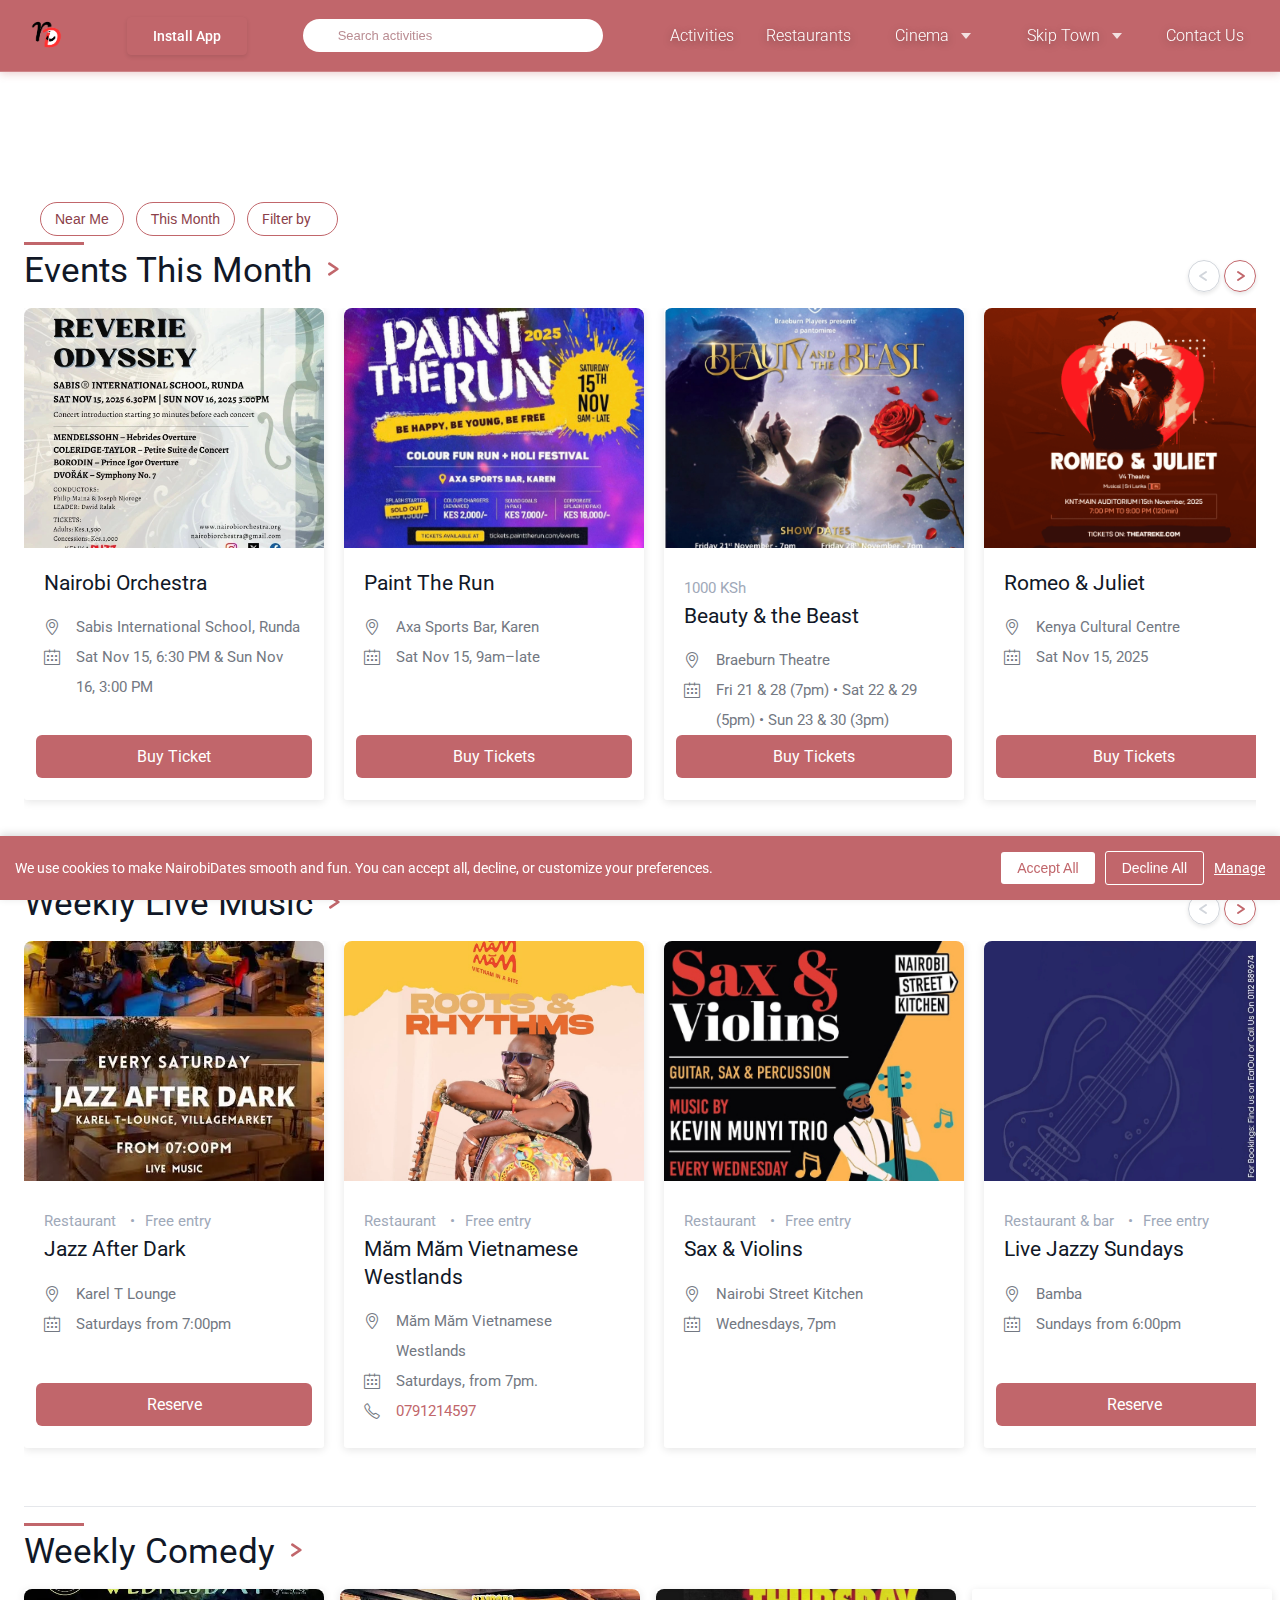
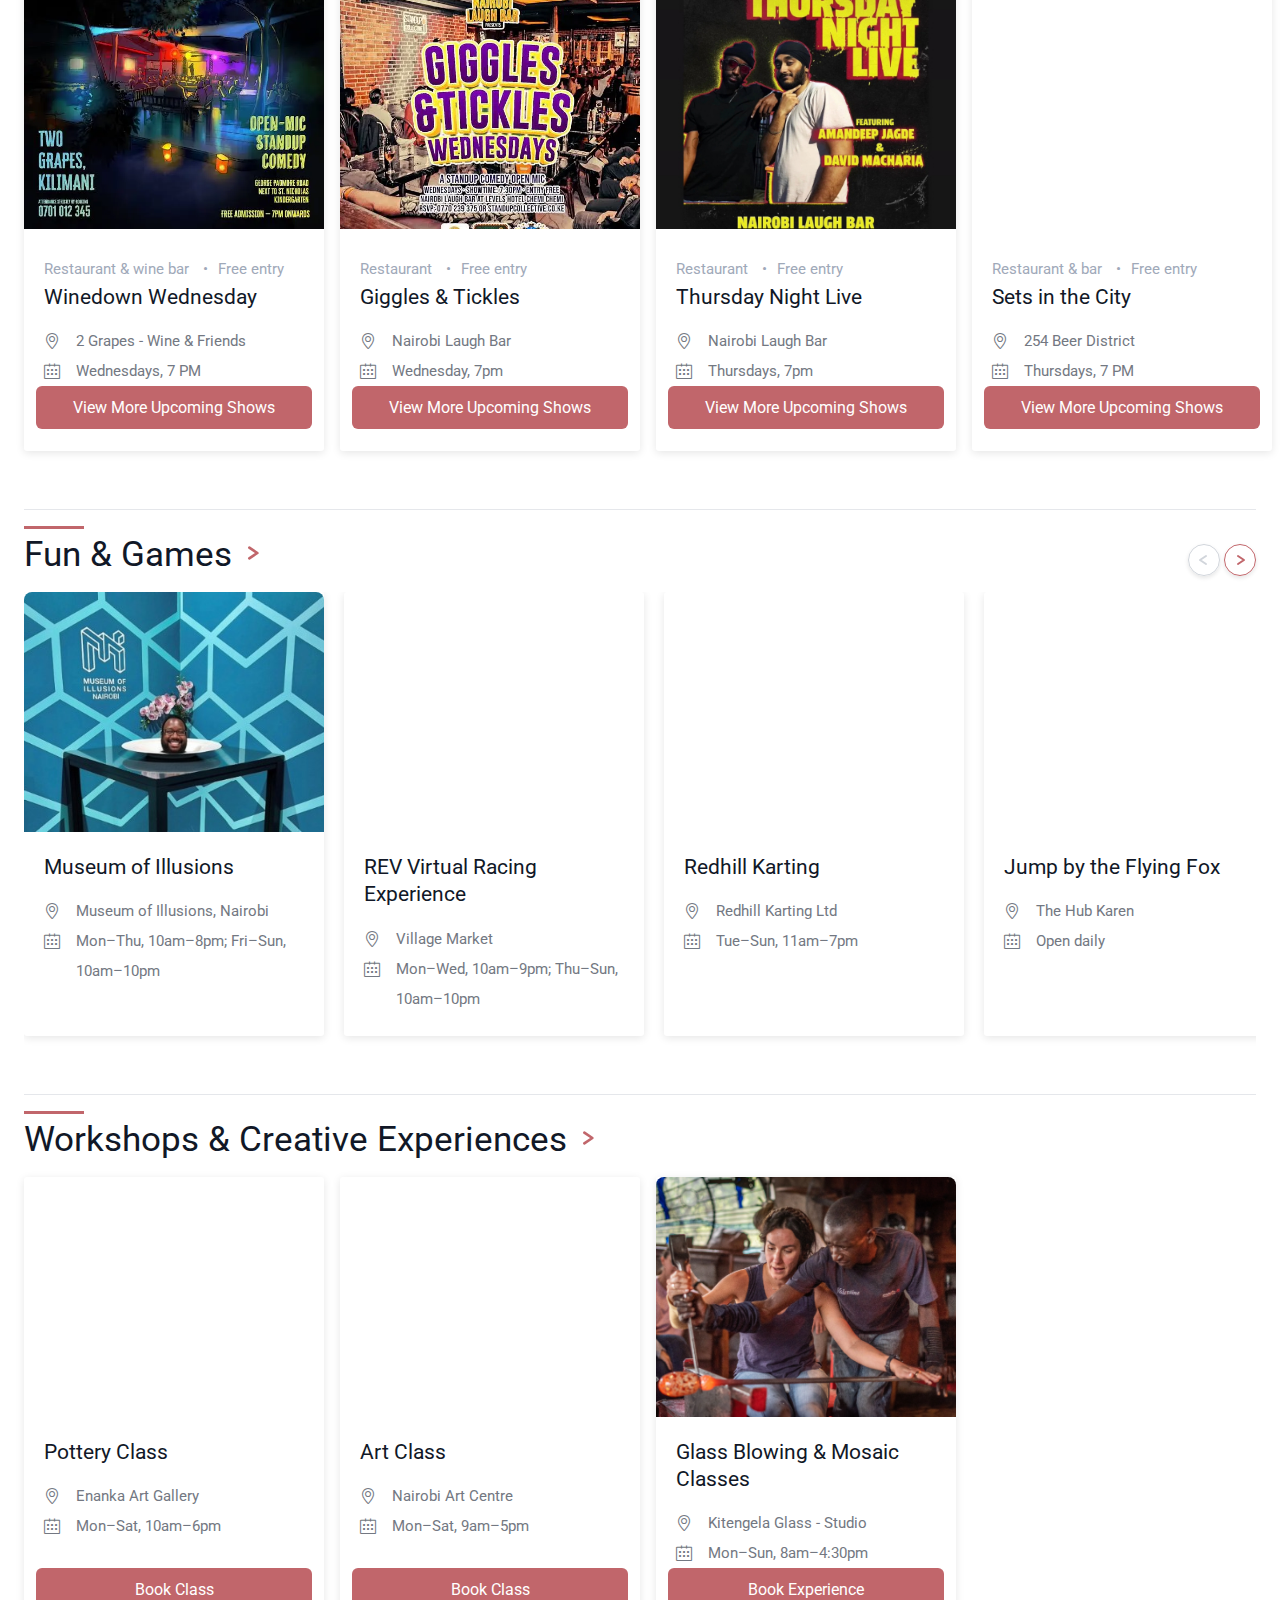
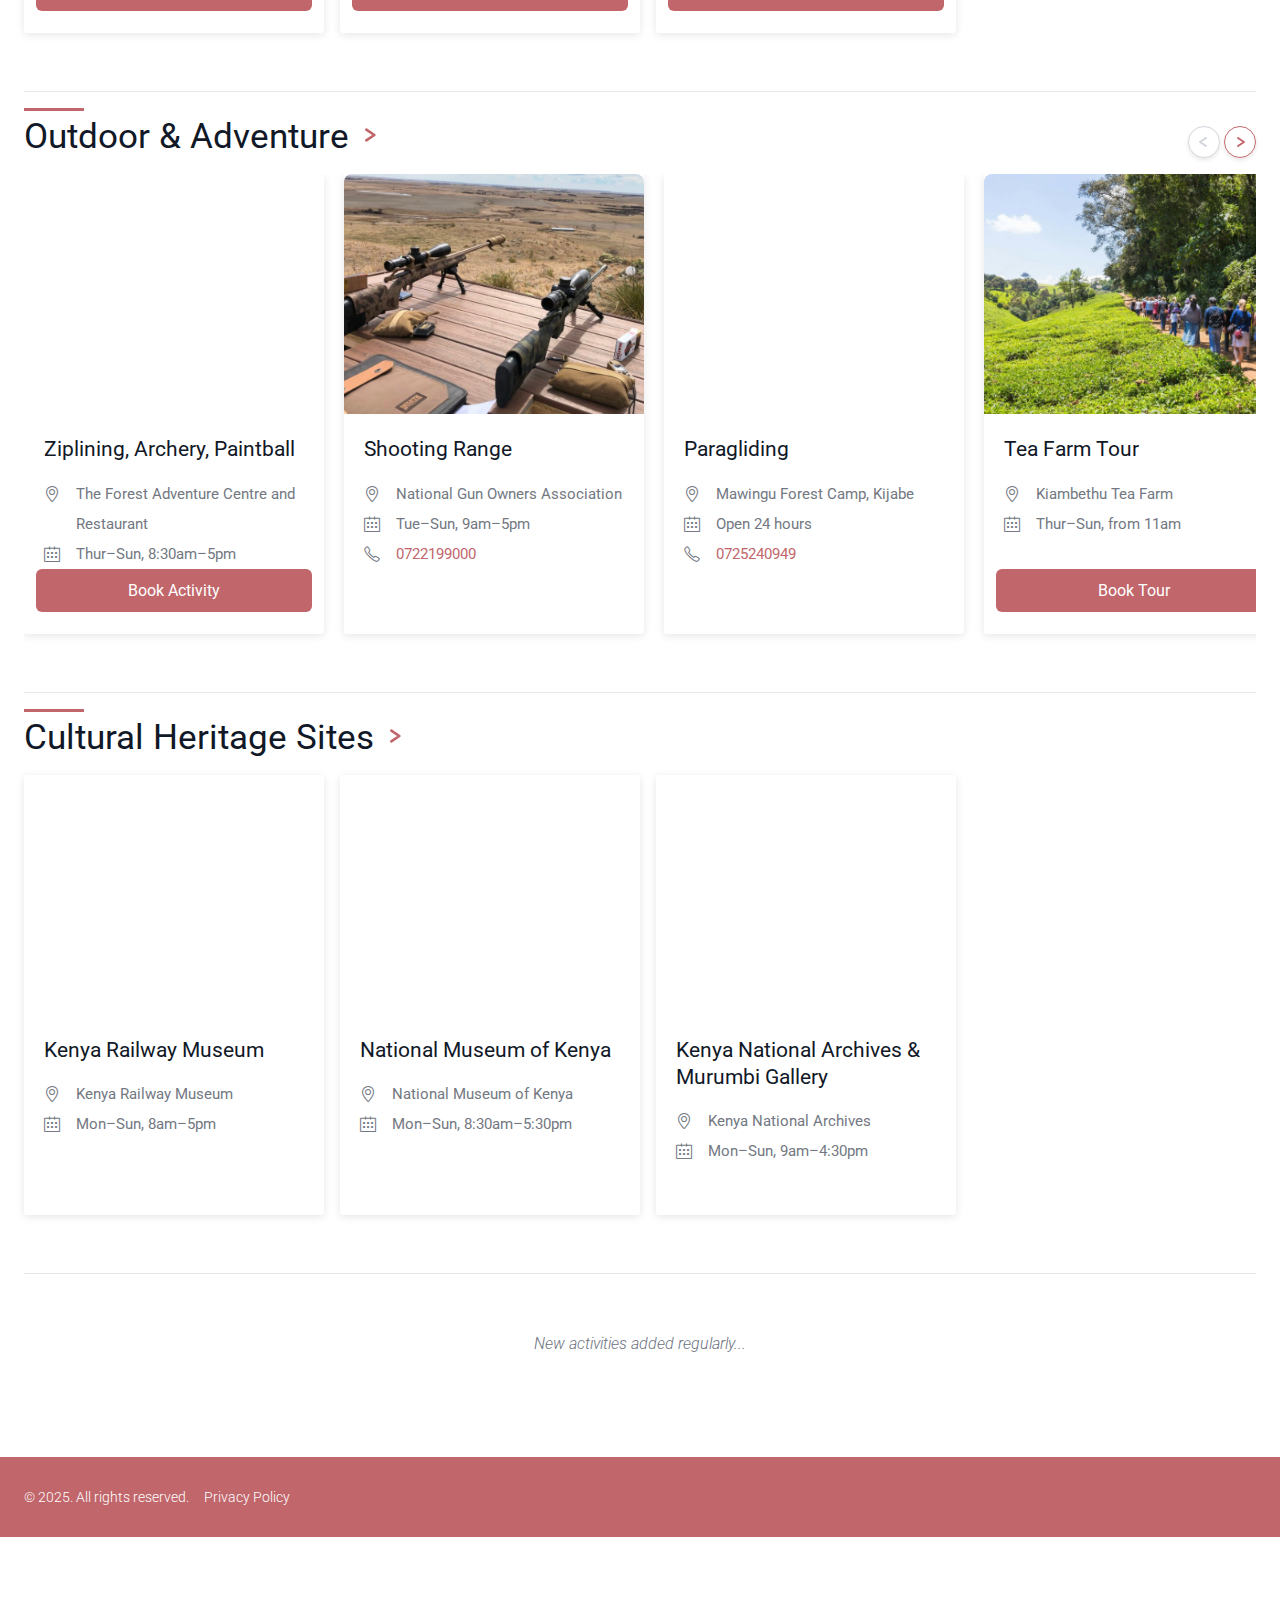
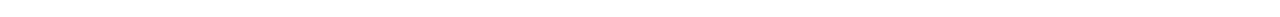
<file: index.html>
<!DOCTYPE html>
<html lang="en">
<head>
    <!-- Google Analytics will be loaded conditionally after consent -->
    <meta charset="UTF-8">
    <meta name="viewport" content="width=device-width, initial-scale=1.0">
    <meta name="description" content="Plan the perfect date in Nairobi. Discover romantic spots, activities, restaurants, cinema, outdoor adventures, and more—curated for memorable experiences.">
    <title>Nairobi - Plan Your Perfect Date</title>
    <!-- Open Graph -->
    <meta property="og:title" content="Nairobi Date Planner – Plan the perfect date in Nairobi">
    <meta property="og:description" content="Discover romantic spots, exciting activities, and unforgettable experiences across Nairobi.">
    <meta property="og:type" content="website">
    <meta property="og:url" content="https://nairobi-date-planner.example/">
    <meta property="og:image" content="images/og-hero.jpg">
    <meta property="og:image:alt" content="Collage of Nairobi date activities and skyline">
    <!-- Twitter -->
    <meta name="twitter:card" content="summary_large_image">
    <meta name="twitter:title" content="Nairobi Date Planner – Plan the perfect date in Nairobi">
    <meta name="twitter:description" content="Discover romantic spots, exciting activities, and unforgettable experiences across Nairobi.">
    <meta name="twitter:image" content="images/og-hero.jpg">
    <link rel="icon" type="image/x-icon" href="images/favicon.ico">
    <link rel="icon" type="image/png" sizes="32x32" href="images/favicon-32x32.png">
    <link rel="apple-touch-icon" href="images/apple-touch-icon.png">
    <link rel="manifest" href="./manifest.json">
    <meta name="theme-color" content="#C1666B">
    <link rel="preconnect" href="https://fonts.googleapis.com">
    <link rel="preconnect" href="https://fonts.gstatic.com" crossorigin>
    <link href="https://fonts.googleapis.com/css?family=Roboto:300,400,400i,500,700,900" rel="stylesheet">
    <link rel="stylesheet" href="listing-master/css/simple-line-icons.css">
    <link rel="stylesheet" href="listing-master/css/themify-icons.css">
    <link rel="stylesheet" href="styles.css">
    
    <!-- Structured Data: WebSite with SearchAction -->
    <script type="application/ld+json">
    {
      "@context": "https://schema.org",
      "@type": "WebSite",
      "name": "Nairobi Date Planner",
      "url": "https://nairobi-date-planner.example/",
      "potentialAction": {
        "@type": "SearchAction",
        "target": "https://nairobi-date-planner.example/?q={search_term_string}",
        "query-input": "required name=search_term_string"
      }
    }
    </script>
    
    <!-- Structured Data: Organization -->
    <script type="application/ld+json">
    {
      "@context": "https://schema.org",
      "@type": "Organization",
      "name": "Nairobi Date Planner",
      "url": "https://nairobi-date-planner.example/",
      "logo": "https://nairobi-date-planner.example/images/logo.png"
    }
    </script>
    
    <!-- Structured Data: Events list placeholder (to be populated as activities are added) -->
    <script type="application/ld+json" id="events-jsonld">
    {
      "@context": "https://schema.org",
      "@type": "ItemList",
      "itemListElement": []
    }
    </script>
</head>
<body>
    <!-- Skip to main content link for keyboard navigation -->
    <a href="#main-content" class="skip-to-main">Skip to main content</a>
    <header>
        <div class="header-container">
            <div class="logo">
                <a href="index.html">
                    <img src="images/logo.png" alt="Nairobi Date Planner logo" class="logo-img" width="48" height="48">
                </a>
            </div>
            <button id="installBtn" class="install-app-btn" aria-label="Install Nairobi Dates app">Install App</button>
            <form class="nav-search-form" onsubmit="handleSearch(event)">
                <label for="searchInput" class="visually-hidden">Search activities</label>
                <span class="nav-search-icon icon-magnifier" aria-hidden="true"></span>
                <input type="text" id="searchInput" name="search" placeholder="Search activities" class="nav-search-input">
            </form>
            <button class="hamburger-menu" id="hamburgerMenu" onclick="toggleMobileMenu()" aria-label="Toggle menu">
                <span></span>
                <span></span>
                <span></span>
            </button>
            <nav id="mainNav">
                <a href="#activities">Activities</a>
                <a href="https://www.thelist.restaurant/categories" target="_blank" rel="noopener noreferrer">Restaurants</a>
                <div class="nav-dropdown">
                    <a href="#" class="nav-dropdown-toggle" onclick="toggleCinemaDropdown(event)">Cinema <span class="dropdown-arrow"></span></a>
                    <div class="nav-dropdown-menu" id="cinemaDropdown">
                        <a href="https://centurycinemax.co.ke/" target="_blank" rel="noopener noreferrer">Century Cinemax</a>
                        <a href="https://mookh.com/store/event/unseen-nairobi-2025" target="_blank" rel="noopener noreferrer">Unseen Nairobi</a>
                    </div>
                </div>
                <div class="nav-dropdown">
                    <a href="#" class="nav-dropdown-toggle" onclick="toggleSkipTownDropdown(event)">Skip Town <span class="dropdown-arrow"></span></a>
                    <div class="nav-dropdown-menu" id="skipTownDropdown">
                        <a href="https://tigoni.life/" target="_blank" rel="noopener noreferrer">Tigoni</a>
                        <a href="camping.html">Camping</a>
                    </div>
                </div>
                <a href="contact.html">Contact Us</a>
            </nav>
        </div>
    </header>

    <main id="main-content">
        <div class="activities-section">
            <!-- Explore Bar: Filter controls -->
            <section class="explore-bar" aria-label="Explore filters">
                                  <div class="explore-inner">
                    <button type="button" class="pill" id="nearMeBtn" data-filter="nearme" aria-pressed="false">Near Me</button>
                    <button type="button" class="pill" id="happeningThisMonthBtn" data-filter="happeningthismonth" aria-pressed="false">This Month</button>
                    <div class="filter-by-dropdown">
                        <button type="button" class="filter-by-btn" id="filterByBtn" onclick="toggleCategoryFilter()" aria-expanded="false" aria-haspopup="true">
                            Filter by <span class="dropdown-arrow"></span>
                        </button>
                        <div class="category-filter-menu" id="categoryFilterMenu" role="menu" style="display:none">
                            <div class="category-filter-list" id="categoryFilterList"></div>
                        </div>
                    </div>
                </div>
            </section>
            <div class="categories-list" id="categoriesList"></div>
        </div>
    </main>

    <footer>
        <div class="footer-container">
            <p>&copy; 2025. All rights reserved. <a href="privacy-settings.html" style="color: #ffffff; text-decoration: none; margin-left: 12px;">Privacy Policy</a></p>
        </div>
    </footer>

    <!-- View All Modal -->
    <div id="viewAllModal" class="modal" style="display: none;">
        <div class="modal-content view-all-modal">
            <div class="modal-header">
                <h2 id="viewAllTitle">View All</h2>
                <button class="modal-close" onclick="closeViewAllModal()" aria-label="Close modal">&times;</button>
            </div>
            <div class="modal-body">
                <div class="view-all-grid" id="viewAllGrid"></div>
            </div>
        </div>
    </div>

    <!-- Cookie Consent Banner -->
    <div id="cookie-banner" style="position:fixed;bottom:0;left:0;right:0;width:100%;max-width:100%;background:#C1666B;color:white;padding:15px;display:none;justify-content:space-between;align-items:center;z-index:10000;flex-wrap:wrap;gap:15px;box-shadow:0 -2px 8px rgba(0,0,0,0.15);">
      <span style="flex:1;min-width:200px;font-size:14px;line-height:1.5;">We use cookies to make NairobiDates smooth and fun. You can accept all, decline, or customize your preferences.</span>
      <div style="display:flex;align-items:center;gap:10px;flex-wrap:wrap;">
        <button id="accept-cookies" style="padding:8px 16px;background:white;color:#C1666B;border:none;border-radius:3px;cursor:pointer;font-weight:500;font-size:14px;white-space:nowrap;">Accept All</button>
        <button id="decline-cookies" style="padding:8px 16px;background:transparent;color:white;border:1px solid white;border-radius:3px;cursor:pointer;font-size:14px;white-space:nowrap;">Decline All</button>
        <a href="privacy-settings.html" style="color:white;text-decoration:underline;font-size:14px;white-space:nowrap;">Manage</a>
      </div>
    </div>
    <style>
      @media (max-width: 768px) {
        #cookie-banner {
          padding: 12px !important;
          gap: 12px !important;
        }
        #cookie-banner span {
          font-size: 13px !important;
          min-width: 100% !important;
          margin-bottom: 8px;
        }
        #cookie-banner > div {
          width: 100%;
          justify-content: flex-start;
        }
      }
    </style>

    <script src="cookie-banner.js"></script>
    <script src="script.js"></script>
</body>
</html>
</file>
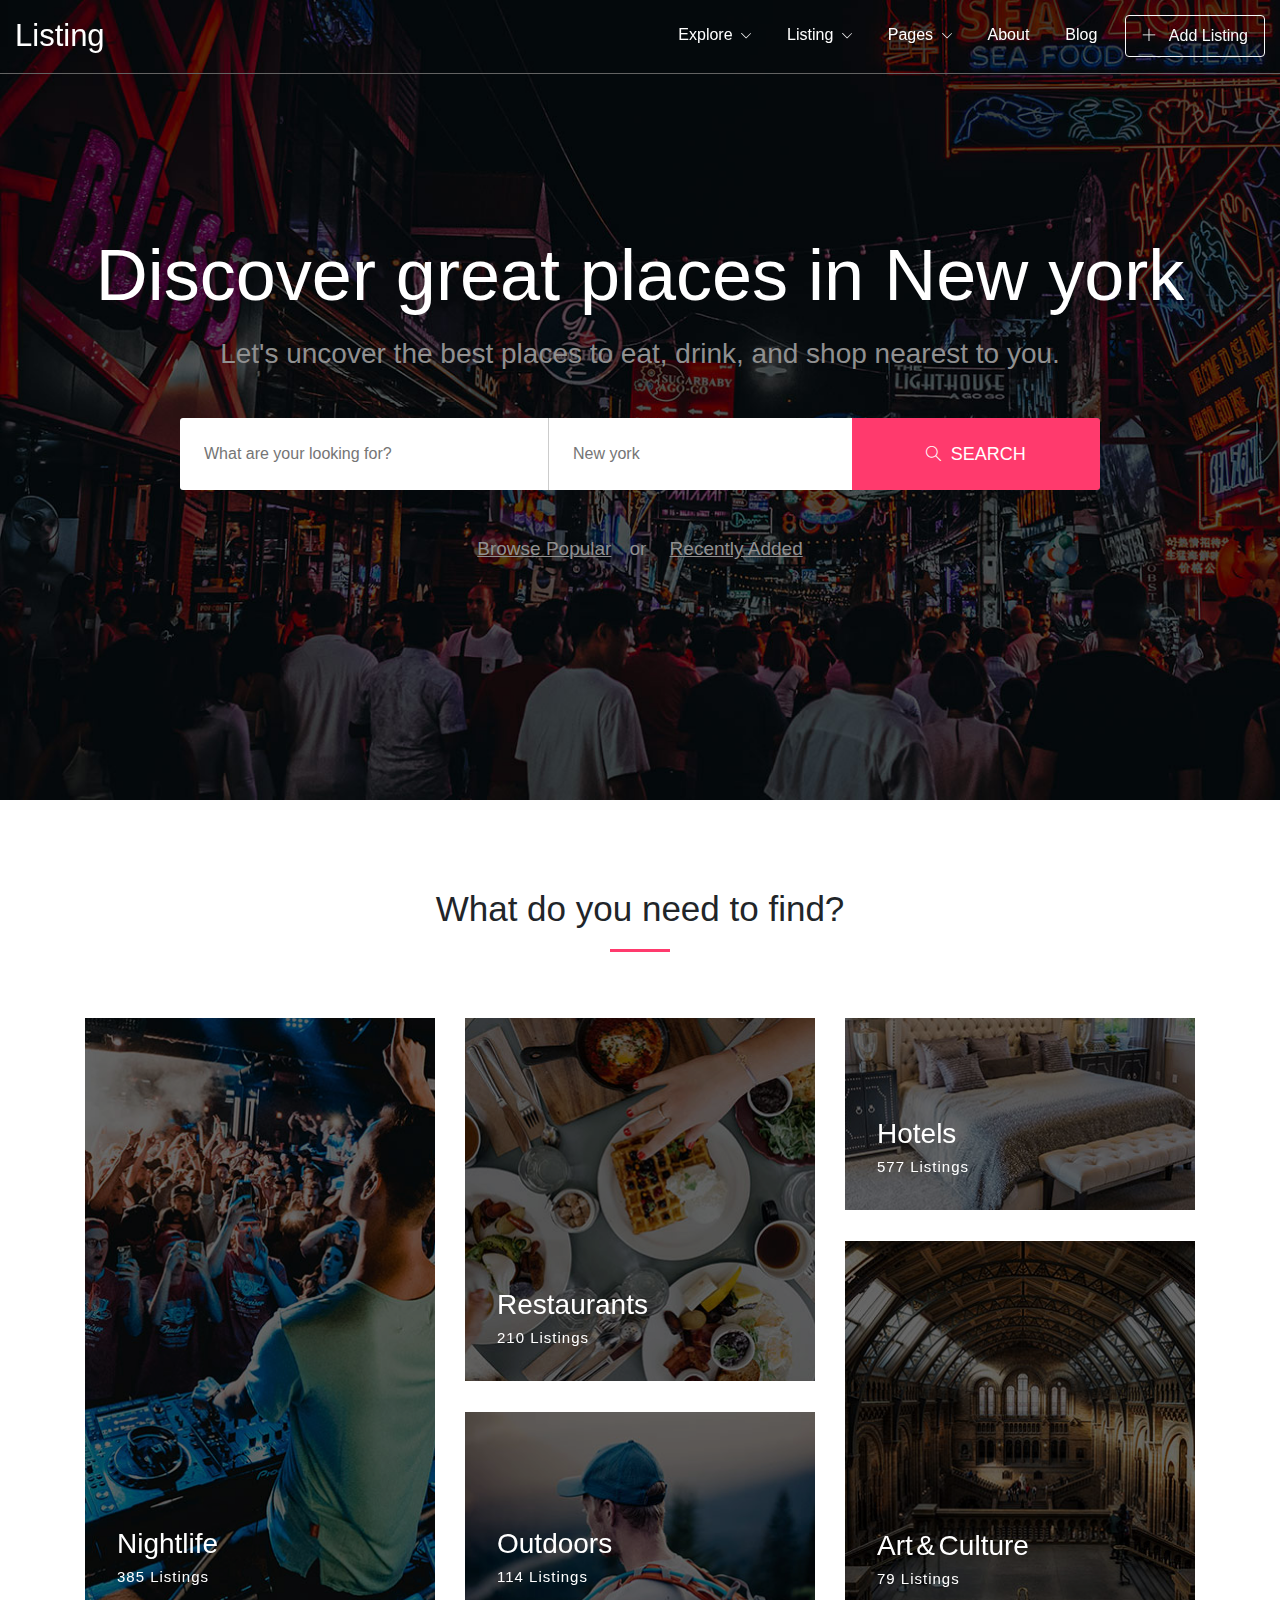
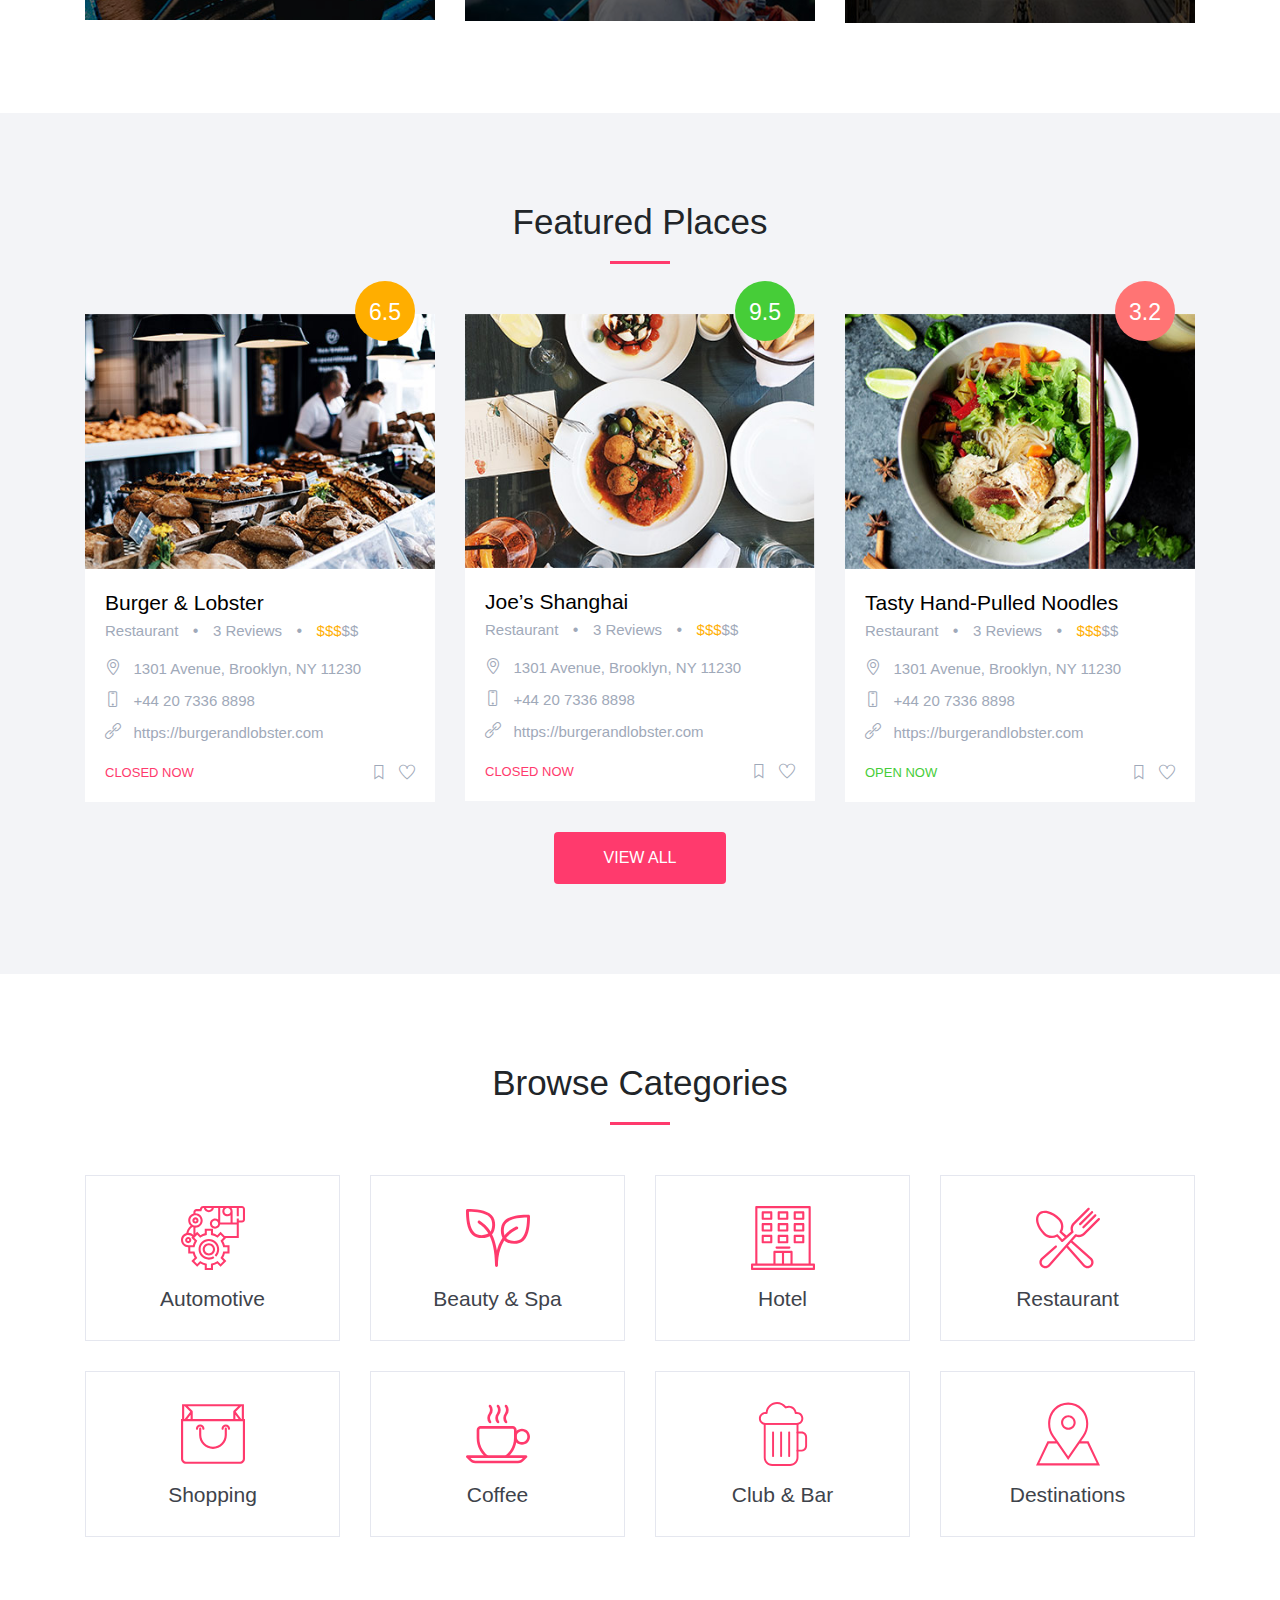
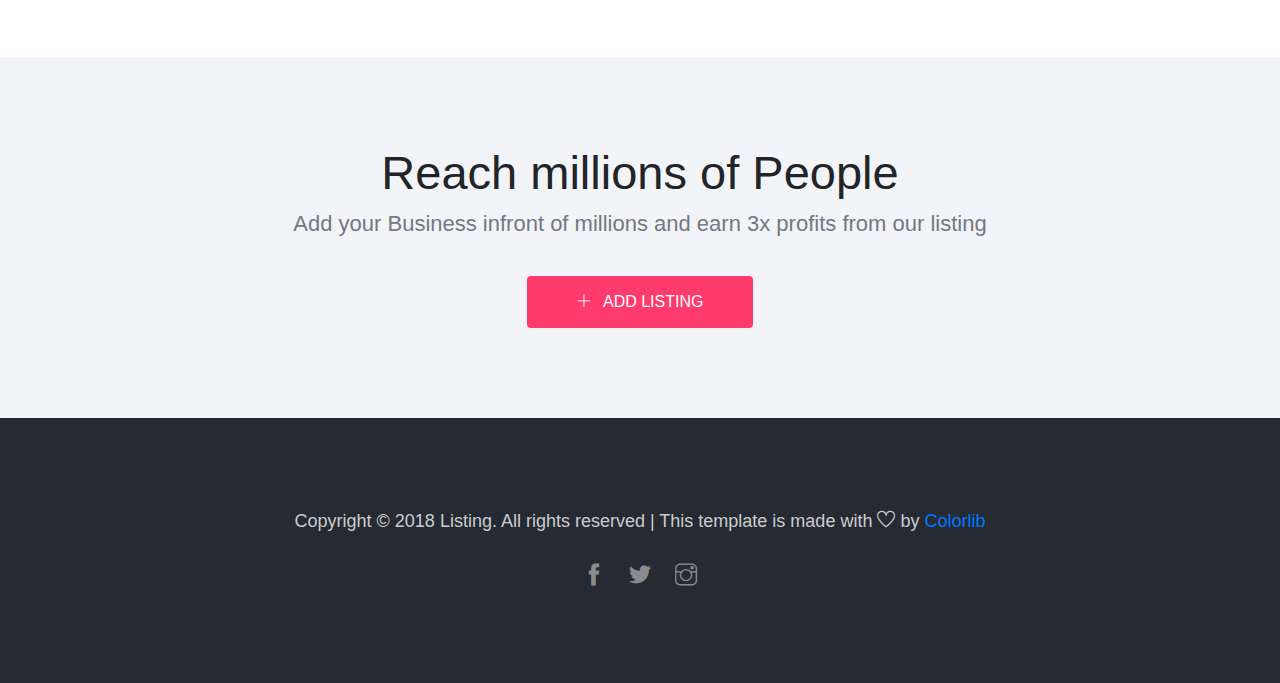
<file: listing-master/index.html>
<!DOCTYPE html>
<html lang="en">

<head>
    <!-- Required meta tags -->
    <meta charset="utf-8">
    <meta http-equiv="X-UA-Compatible" content="IE=edge">
    <meta name="viewport" content="width=device-width, initial-scale=1, shrink-to-fit=no">
    <meta name="author" content="Colorlib">
    <meta name="description" content="#">
    <meta name="keywords" content="#">
    <!-- Page Title -->
    <title>Listing &amp; Directory Website Template</title>
    <!-- Bootstrap CSS -->
    <link rel="stylesheet" href="css/bootstrap.min.css">
    <!-- Google Fonts -->
    <link href="https://fonts.googleapis.com/css?family=Roboto:300,400,400i,500,700,900" rel="stylesheet">
    <!-- Simple line Icon -->
    <link rel="stylesheet" href="css/simple-line-icons.css">
    <!-- Themify Icon -->
    <link rel="stylesheet" href="css/themify-icons.css">
    <!-- Hover Effects -->
    <link rel="stylesheet" href="css/set1.css">
    <!-- Main CSS -->
    <link rel="stylesheet" href="css/style.css">
</head>

<body>
    <!--============================= HEADER =============================-->
    <div class="nav-menu">
        <div class="bg transition">
            <div class="container-fluid fixed">
                <div class="row">
                    <div class="col-md-12">
                        <nav class="navbar navbar-expand-lg navbar-light">
                            <a class="navbar-brand" href="index.html">Listing</a>
                            <button class="navbar-toggler" type="button" data-toggle="collapse" data-target="#navbarNavDropdown" aria-controls="navbarNavDropdown" aria-expanded="false" aria-label="Toggle navigation">
                <span class="icon-menu"></span>
              </button>
                            <div class="collapse navbar-collapse justify-content-end" id="navbarNavDropdown">
                                <ul class="navbar-nav">
                                    <li class="nav-item dropdown">
                                        <a class="nav-link" href="#" id="navbarDropdownMenuLink" data-toggle="dropdown" aria-haspopup="true" aria-expanded="false">
                     Explore
                     <span class="icon-arrow-down"></span>
                   </a>
                                        <div class="dropdown-menu" aria-labelledby="navbarDropdownMenuLink">
                                            <a class="dropdown-item" href="#">Action</a>
                                            <a class="dropdown-item" href="#">Another action</a>
                                            <a class="dropdown-item" href="#">Something else here</a>
                                        </div>
                                    </li>
                                    <li class="nav-item dropdown">
                                        <a class="nav-link" href="#" id="navbarDropdownMenuLink1" data-toggle="dropdown" aria-haspopup="true" aria-expanded="false">
                    Listing
                    <span class="icon-arrow-down"></span>
                  </a>
                                        <div class="dropdown-menu" aria-labelledby="navbarDropdownMenuLink">
                                            <a class="dropdown-item" href="#">Action</a>
                                            <a class="dropdown-item" href="#">Another action</a>
                                            <a class="dropdown-item" href="#">Something else here</a>
                                        </div>
                                    </li>
                                    <li class="nav-item dropdown">
                                        <a class="nav-link" href="#" id="navbarDropdownMenuLink2" data-toggle="dropdown" aria-haspopup="true" aria-expanded="false">
                    Pages
                    <span class="icon-arrow-down"></span>
                  </a>
                                        <div class="dropdown-menu" aria-labelledby="navbarDropdownMenuLink">
                                            <a class="dropdown-item" href="#">Action</a>
                                            <a class="dropdown-item" href="#">Another action</a>
                                            <a class="dropdown-item" href="#">Something else here</a>
                                        </div>
                                    </li>
                                    <li class="nav-item active">
                                        <a class="nav-link" href="#">About</a>
                                    </li>
                                    <li class="nav-item">
                                        <a class="nav-link" href="#">Blog</a>
                                    </li>
                                    <li><a href="#" class="btn btn-outline-light top-btn"><span class="ti-plus"></span> Add Listing</a></li>
                                </ul>
                            </div>
                        </nav>
                    </div>
                </div>
            </div>
        </div>
    </div>
    <!-- SLIDER -->
    <section class="slider d-flex align-items-center">
        <!-- <img src="images/slider.jpg" class="img-fluid" alt="#"> -->
        <div class="container">
            <div class="row d-flex justify-content-center">
                <div class="col-md-12">
                    <div class="slider-title_box">
                        <div class="row">
                            <div class="col-md-12">
                                <div class="slider-content_wrap">
                                    <h1>Discover great places in New york</h1>
                                    <h5>Let's uncover the best places to eat, drink, and shop nearest to you.</h5>
                                </div>
                            </div>
                        </div>
                        <div class="row d-flex justify-content-center">
                            <div class="col-md-10">
                                <form class="form-wrap mt-4">
                                    <div class="btn-group" role="group" aria-label="Basic example">
                                        <input type="text" placeholder="What are your looking for?" class="btn-group1">
                                        <input type="text" placeholder="New york" class="btn-group2">
                                        <button type="submit" class="btn-form"><span class="icon-magnifier search-icon"></span>SEARCH<i class="pe-7s-angle-right"></i></button>
                                    </div>
                                </form>
                                <div class="slider-link">
                                    <a href="#">Browse Popular</a><span>or</span> <a href="#">Recently Added</a>
                                </div>
                            </div>
                        </div>
                    </div>
                </div>
            </div>
        </div>
    </section>
    <!--// SLIDER -->
    <!--//END HEADER -->
    <!--============================= FIND PLACES =============================-->
    <section class="main-block">
        <div class="container">
            <div class="row justify-content-center">
                <div class="col-md-5">
                    <div class="styled-heading">
                        <h3>What do you need to find?</h3>
                    </div>
                </div>
            </div>
            <div class="row">
                <div class="col-md-4">
                    <div class="find-place-img_wrap">
                        <div class="grid">
                            <figure class="effect-ruby">
                                <img src="images/find-place1.jpg" class="img-fluid" alt="img13" />
                                <figcaption>
                                    <h5>Nightlife </h5>
                                    <p>385 Listings</p>
                                </figcaption>
                            </figure>
                        </div>
                    </div>
                </div>
                <div class="col-md-4">
                    <div class="row find-img-align">
                        <div class="col-md-12">
                            <div class="find-place-img_wrap">
                                <div class="grid">
                                    <figure class="effect-ruby">
                                        <img src="images/find-place2.jpg" class="img-fluid" alt="img13" />
                                        <figcaption>
                                            <h5>Restaurants</h5>
                                            <p>210 Listings</p>
                                        </figcaption>
                                    </figure>
                                </div>
                            </div>
                        </div>
                    </div>
                    <div class="row">
                        <div class="col-md-12">
                            <div class="find-place-img_wrap">
                                <div class="grid">
                                    <figure class="effect-ruby">
                                        <img src="images/find-place3.jpg" class="img-fluid" alt="img13" />
                                        <figcaption>
                                            <h5>Outdoors </h5>
                                            <p>114 Listings</p>
                                        </figcaption>
                                    </figure>
                                </div>
                            </div>
                        </div>
                    </div>
                </div>
                <div class="col-md-4">
                    <div class="row find-img-align">
                        <div class="col-md-12">
                            <div class="find-place-img_wrap">
                                <div class="grid">
                                    <figure class="effect-ruby">
                                        <img src="images/find-place4.jpg" class="img-fluid" alt="img13" />
                                        <figcaption>
                                            <h5>Hotels </h5>
                                            <p>577 Listings</p>
                                        </figcaption>
                                    </figure>
                                </div>
                            </div>
                        </div>
                    </div>
                    <div class="row">
                        <div class="col-md-12">
                            <div class="find-place-img_wrap">
                                <div class="grid">
                                    <figure class="effect-ruby">
                                        <img src="images/find-place5.jpg" class="img-fluid" alt="img13" />
                                        <figcaption>
                                            <h5>Art & Culture </h5>
                                            <p>79 Listings</p>
                                        </figcaption>
                                    </figure>
                                </div>
                            </div>
                        </div>
                    </div>
                </div>
            </div>
        </div>
    </section>
    <!--//END FIND PLACES -->
    <!--============================= FEATURED PLACES =============================-->
    <section class="main-block light-bg">
        <div class="container">
            <div class="row justify-content-center">
                <div class="col-md-5">
                    <div class="styled-heading">
                        <h3>Featured Places</h3>
                    </div>
                </div>
            </div>
            <div class="row">
                <div class="col-md-4 featured-responsive">
                    <div class="featured-place-wrap">
                        <a href="detail.html">
                            <img src="images/featured1.jpg" class="img-fluid" alt="#">
                            <span class="featured-rating-orange">6.5</span>
                            <div class="featured-title-box">
                                <h6>Burger & Lobster</h6>
                                <p>Restaurant </p> <span>• </span>
                                <p>3 Reviews</p> <span> • </span>
                                <p><span>$$$</span>$$</p>
                                <ul>
                                    <li><span class="icon-location-pin"></span>
                                        <p>1301 Avenue, Brooklyn, NY 11230</p>
                                    </li>
                                    <li><span class="icon-screen-smartphone"></span>
                                        <p>+44 20 7336 8898</p>
                                    </li>
                                    <li><span class="icon-link"></span>
                                        <p>https://burgerandlobster.com</p>
                                    </li>

                                </ul>
                                <div class="bottom-icons">
                                    <div class="closed-now">CLOSED NOW</div>
                                    <span class="ti-heart"></span>
                                    <span class="ti-bookmark"></span>
                                </div>
                            </div>
                        </a>
                    </div>
                </div>
                <div class="col-md-4 featured-responsive">
                    <div class="featured-place-wrap">
                        <a href="detail.html">
                            <img src="images/featured2.jpg" class="img-fluid" alt="#">
                            <span class="featured-rating-green">9.5</span>
                            <div class="featured-title-box">
                                <h6>Joe’s Shanghai</h6>
                                <p>Restaurant </p> <span>• </span>
                                <p>3 Reviews</p> <span> • </span>
                                <p><span>$$$</span>$$</p>
                                <ul>
                                    <li><span class="icon-location-pin"></span>
                                        <p>1301 Avenue, Brooklyn, NY 11230</p>
                                    </li>
                                    <li><span class="icon-screen-smartphone"></span>
                                        <p>+44 20 7336 8898</p>
                                    </li>
                                    <li><span class="icon-link"></span>
                                        <p>https://burgerandlobster.com</p>
                                    </li>

                                </ul>
                                <div class="bottom-icons">
                                    <div class="closed-now">CLOSED NOW</div>
                                    <span class="ti-heart"></span>
                                    <span class="ti-bookmark"></span>
                                </div>
                            </div>
                        </a>
                    </div>
                </div>
                <div class="col-md-4 featured-responsive">
                    <div class="featured-place-wrap">
                        <a href="detail.html">
                            <img src="images/featured3.jpg" class="img-fluid" alt="#">
                            <span class="featured-rating">3.2</span>
                            <div class="featured-title-box">
                                <h6>Tasty Hand-Pulled Noodles</h6>
                                <p>Restaurant </p> <span>• </span>
                                <p>3 Reviews</p> <span> • </span>
                                <p><span>$$$</span>$$</p>
                                <ul>
                                    <li><span class="icon-location-pin"></span>
                                        <p>1301 Avenue, Brooklyn, NY 11230</p>
                                    </li>
                                    <li><span class="icon-screen-smartphone"></span>
                                        <p>+44 20 7336 8898</p>
                                    </li>
                                    <li><span class="icon-link"></span>
                                        <p>https://burgerandlobster.com</p>
                                    </li>

                                </ul>
                                <div class="bottom-icons">
                                    <div class="open-now">OPEN NOW</div>
                                    <span class="ti-heart"></span>
                                    <span class="ti-bookmark"></span>
                                </div>
                            </div>
                        </a>
                    </div>
                </div>
            </div>
            <div class="row justify-content-center">
                <div class="col-md-4">
                    <div class="featured-btn-wrap">
                        <a href="#" class="btn btn-danger">VIEW ALL</a>
                    </div>
                </div>
            </div>
        </div>
    </section>
    <!--//END FEATURED PLACES -->
    <!--============================= CATEGORIES =============================-->
    <section class="main-block">
        <div class="container">
            <div class="row justify-content-center">
                <div class="col-md-5">
                    <div class="styled-heading">
                        <h3>Browse Categories</h3>
                    </div>
                </div>
            </div>
            <div class="row">
                <div class="col-md-3 category-responsive">
                    <a href="#" class="category-wrap">
                        <div class="category-block">
                            <svg class="category-img" xmlns="http://www.w3.org/2000/svg" xmlns:xlink="http://www.w3.org/1999/xlink" version="1.1" id="Capa_1" x="0px" y="0px" viewBox="0 0 496 496" style="enable-background:new 0 0 496 496;" xml:space="preserve" width="512px" height="512px"><g><g>
              <g>
                <g>
                  <path d="M472,0h-24H288H171.528c-10.344,0-19.496,6.592-22.776,16.408L146.232,24H120c-13.232,0-24,10.768-24,24v10.36     C72.904,65.264,56,86.688,56,112c0,16.712,7.4,31.696,19.048,41.968c-17.896,13.608-30.144,33.72-33.752,56.064     C17.544,216.504,0,238.216,0,264c0,30.872,25.128,56,56,56v48h36.04c2.976,11.56,7.568,22.616,13.712,32.984l-25.512,25.52     l45.256,45.256l25.52-25.512c10.368,6.144,21.424,10.736,32.984,13.712V496h64v-36.04c11.56-2.976,22.616-7.568,32.984-13.712     l25.52,25.512l45.256-45.256l-25.512-25.52c6.144-10.368,10.736-21.424,13.712-32.984H376v-64h-36.04     c-2.976-11.56-7.568-22.616-13.712-32.984L349.256,248H448V144v-16h24c13.232,0,24-10.768,24-24V24C496,10.768,485.232,0,472,0z      M360,16c13.232,0,24,10.768,24,24s-10.768,24-24,24s-24-10.768-24-24S346.768,16,360,16z M304,16h24.208     C323.128,22.704,320,30.96,320,40c0,22.056,17.944,40,40,40c9.04,0,17.296-3.128,24-8.208V128h-80V16z M238.528,16     c-3.312,9.288-12.112,16-22.528,16s-19.216-6.712-22.528-16H238.528z M72,112c0-22.056,17.944-40,40-40c22.056,0,40,17.944,40,40     c0,22.056-17.944,40-40,40c-8.2,0-15.832-2.496-22.184-6.752l-0.216-0.44c-0.08,0.04-0.144,0.088-0.224,0.128     C78.904,137.712,72,125.656,72,112z M89.488,163.24c2.104,0.928,4.28,1.736,6.512,2.408v59.248     c-10.008-10.2-23.68-16.296-38.2-16.768C62,189.68,73.48,173.432,89.488,163.24z M56,304c-22.056,0-40-17.944-40-40     c0-22.056,17.944-40,40-40c12.072,0,23.424,5.56,30.96,14.768l-6.728,6.728l25.512,25.52C99.6,281.384,95.008,292.44,92.032,304     H64H56z M328,246.632l-22.192,22.192l3.608,5.448c8,12.088,13.504,25.312,16.336,39.32l1.304,6.408H360v32h-32.944l-1.304,6.408     c-2.832,14.008-8.336,27.232-16.336,39.32l-3.608,5.448l23.336,23.336l-22.632,22.632l-23.336-23.336l-5.448,3.608     c-12.088,8-25.312,13.504-39.32,16.336L232,447.056V480h-32v-32.944l-6.408-1.304c-14.008-2.832-27.232-8.336-39.32-16.336     l-5.448-3.608l-23.336,23.336l-22.632-22.632l23.336-23.336l-3.608-5.448c-8-12.088-13.504-25.312-16.336-39.32L104.944,352H72     v-32h32.944l1.304-6.408c2.832-14.008,8.336-27.232,16.336-39.32l3.608-5.448l-23.336-23.336l22.632-22.632l23.336,23.336     l5.448-3.608c12.088-8,25.312-13.504,39.32-16.336l6.408-1.304V192h32v32.944l6.408,1.304     c14.008,2.832,27.232,8.336,39.32,16.336l5.448,3.608l23.336-23.336L328,244.352V246.632z M432,232h-93.728l-31.768-31.768     l-25.52,25.512C270.616,219.6,259.56,215.008,248,212.032V176h-64v36.04c-11.56,2.976-22.616,7.568-32.984,13.712l-25.52-25.512     L112,213.728V168c30.872,0,56-25.128,56-56s-25.128-56-56-56v-8c0-4.416,3.584-8,8-8h37.768l6.168-18.528     c1.096-3.28,4.152-5.472,7.592-5.472h5.28c3.72,18.232,19.88,32,39.192,32s35.472-13.768,39.192-32H288v88.208     C281.296,99.128,273.04,96,264,96c-22.056,0-40,17.944-40,40c0,22.056,17.944,40,40,40c19.312,0,35.472-13.768,39.192-32H432V232     z M288,136c0,13.232-10.768,24-24,24s-24-10.768-24-24s10.768-24,24-24S288,122.768,288,136z M480,104c0,4.416-3.584,8-8,8h-24     V96h-16v16v16h-32V40c0-9.04-3.128-17.296-8.208-24H432v64h16V16h24c4.416,0,8,3.584,8,8V104z" data-original="#000000" class="active-path" data-old_color="#ff3a6d" fill="#ff3a6d"/>
                  <path d="M56,240c-13.232,0-24,10.768-24,24s10.768,24,24,24s24-10.768,24-24S69.232,240,56,240z M56,272c-4.416,0-8-3.584-8-8     c0-4.416,3.584-8,8-8s8,3.584,8,8C64,268.416,60.416,272,56,272z" data-original="#000000" class="active-path" data-old_color="#ff3a6d" fill="#ff3a6d"/>
                  <path d="M112,136c13.232,0,24-10.768,24-24s-10.768-24-24-24s-24,10.768-24,24S98.768,136,112,136z M112,104c4.416,0,8,3.584,8,8     s-3.584,8-8,8s-8-3.584-8-8S107.584,104,112,104z" data-original="#000000" class="active-path" data-old_color="#ff3a6d" fill="#ff3a6d"/>
                  <path d="M216,256c-44.112,0-80,35.888-80,80s35.888,80,80,80c15.168,0,29.944-4.272,42.728-12.36l-8.56-13.512     C239.952,396.584,228.144,400,216,400c-35.288,0-64-28.712-64-64c0-35.288,28.712-64,64-64c35.288,0,64,28.712,64,64     c0,17.008-6.6,33.016-18.584,45.096l11.36,11.264C287.752,377.272,296,357.256,296,336C296,291.888,260.112,256,216,256z" data-original="#000000" class="active-path" data-old_color="#ff3a6d" fill="#ff3a6d"/>
                  <path d="M216,288c-26.472,0-48,21.528-48,48s21.528,48,48,48s48-21.528,48-48S242.472,288,216,288z M216,368     c-17.648,0-32-14.352-32-32s14.352-32,32-32s32,14.352,32,32S233.648,368,216,368z" data-original="#000000" class="active-path" data-old_color="#ff3a6d" fill="#ff3a6d"/>
                </g>
              </g>
            </g></g> </svg>
                            <h6>Automotive</h6>
                        </div>
                    </a>
                </div>
                <div class="col-md-3 category-responsive">
                    <a href="#" class="category-wrap">
                        <div class="category-block">
                            <svg class="category-img" xmlns="http://www.w3.org/2000/svg" xmlns:xlink="http://www.w3.org/1999/xlink" version="1.1" id="Layer_1" x="0px" y="0px" viewBox="0 0 469.824 469.824" style="enable-background:new 0 0 469.824 469.824;" xml:space="preserve" width="512px"
                                height="512px"><g><g>
              <g>
                <path d="M188.885,67.36C147.84,26.336,67.52,21.579,10.667,21.579C4.779,21.579,0,26.357,0,32.245    c0,56.853,4.736,137.173,45.781,178.219c17.323,17.323,43.883,25.067,70.208,25.067c28.608,0,56.96-9.152,72.896-25.088    C219.456,179.872,225.067,103.52,188.885,67.36z M173.803,195.381c-22.827,22.805-86.208,26.709-112.917,0    C27.755,162.251,22.016,94.944,21.397,42.976c51.968,0.619,119.275,6.357,152.405,39.488    C200.512,109.173,196.608,172.576,173.803,195.381z" data-original="#000000" class="active-path" data-old_color="#ff3a6d" fill="#ff3a6d"/>
              </g>
            </g><g>
              <g>
                <path d="M459.157,63.776c-56.853,0-137.173,4.736-178.219,45.781c-36.181,36.16-30.571,112.512,0,143.083    c15.936,15.915,44.267,25.067,72.875,25.067c26.325,0,52.864-7.723,70.229-25.045c41.024-41.045,45.781-121.365,45.781-178.219    C469.824,68.555,465.045,63.776,459.157,63.776z M408.917,237.557c-26.709,26.709-90.112,22.805-112.917,0    c-22.805-22.805-26.709-86.208,0-112.917c33.131-33.131,100.437-38.869,152.405-39.488    C447.787,137.141,442.048,204.448,408.917,237.557z" data-original="#000000" class="active-path" data-old_color="#ff3a6d" fill="#ff3a6d"/>
              </g>
            </g><g>
              <g>
                <path d="M382.123,156.107c-2.517-5.355-9.728-7.189-15.04-4.715c-81.813,38.464-122.005,105.536-140.267,174.485    c-22.592-146.603-87.936-191.296-115.648-210.261c-3.456-2.368-6.144-4.096-7.637-5.568c-4.16-4.16-10.923-4.16-15.083,0    c-4.16,4.16-4.16,10.923,0,15.083c2.112,2.091,5.76,4.715,10.688,8.085c31.232,21.355,114.197,78.123,114.197,304.363    c0,5.888,4.779,10.667,10.667,10.667s10.667-4.779,10.667-10.645c0-91.413,24.555-211.925,141.504-266.88    c0-0.021,1.728-0.832,1.728-0.832C383.211,167.371,384.64,161.44,382.123,156.107z" data-original="#000000" class="active-path" data-old_color="#ff3a6d" fill="#ff3a6d"/>
              </g>
            </g></g> </svg>
                            <h6>Beauty & Spa</h6>
                        </div>
                    </a>
                </div>
                <div class="col-md-3 category-responsive">
                    <a href="#" class="category-wrap">
                        <div class="category-block">
                            <svg class="category-img" xmlns="http://www.w3.org/2000/svg" xmlns:xlink="http://www.w3.org/1999/xlink" version="1.1" id="Layer_2" x="0px" y="0px" viewBox="0 0 503.607 503.607" style="enable-background:new 0 0 503.607 503.607;" xml:space="preserve" width="512px"
                                height="512px"><g><g transform="translate(1 1)">
              <g>
                <g>
                  <path d="M494.213,452.246h-25.18V7.393c0-5.036-3.357-8.393-8.393-8.393H40.967c-5.036,0-8.393,3.357-8.393,8.393v444.852H7.393     c-5.036,0-8.393,3.357-8.393,8.393v33.574c0,5.036,3.357,8.393,8.393,8.393h486.82c5.036,0,8.393-3.357,8.393-8.393v-33.574     C502.607,455.603,499.249,452.246,494.213,452.246z M49.361,15.787h402.885v436.459H326.344v-92.328     c0-5.036-3.357-8.393-8.393-8.393h-67.148h-67.148c-5.036,0-8.393,3.357-8.393,8.393v92.328H49.361V15.787z M192.049,452.246     v-83.934h50.361v83.934H192.049z M259.197,368.311h50.361v83.934h-50.361V368.311z M485.82,485.82H15.787v-16.787h25.18h142.689     h67.148h67.148h142.689h25.18V485.82z" data-original="#000000" class="active-path" data-old_color="#ff3a6d" fill="#ff3a6d"/>
                  <path d="M158.475,40.967H91.328c-5.036,0-8.393,3.357-8.393,8.393v50.361c0,5.036,3.357,8.393,8.393,8.393h67.148     c5.036,0,8.393-3.357,8.393-8.393V49.361C166.869,44.325,163.511,40.967,158.475,40.967z M150.082,91.328H99.721V57.754h50.361     V91.328z" data-original="#000000" class="active-path" data-old_color="#ff3a6d" fill="#ff3a6d"/>
                  <path d="M158.475,133.295H91.328c-5.036,0-8.393,3.357-8.393,8.393v50.361c0,5.036,3.357,8.393,8.393,8.393h67.148     c5.036,0,8.393-3.357,8.393-8.393v-50.361C166.869,136.652,163.511,133.295,158.475,133.295z M150.082,183.656H99.721v-33.574     h50.361V183.656z" data-original="#000000" class="active-path" data-old_color="#ff3a6d" fill="#ff3a6d"/>
                  <path d="M217.229,200.443h67.148c5.036,0,8.393-3.357,8.393-8.393v-50.361c0-5.036-3.357-8.393-8.393-8.393h-67.148     c-5.036,0-8.393,3.357-8.393,8.393v50.361C208.836,197.085,212.193,200.443,217.229,200.443z M225.623,150.082h50.361v33.574     h-50.361V150.082z" data-original="#000000" class="active-path" data-old_color="#ff3a6d" fill="#ff3a6d"/>
                  <path d="M343.131,200.443h67.148c5.036,0,8.393-3.357,8.393-8.393v-50.361c0-5.036-3.357-8.393-8.393-8.393h-67.148     c-5.036,0-8.393,3.357-8.393,8.393v50.361C334.738,197.085,338.095,200.443,343.131,200.443z M351.525,150.082h50.361v33.574     h-50.361V150.082z" data-original="#000000" class="active-path" data-old_color="#ff3a6d" fill="#ff3a6d"/>
                  <path d="M217.229,292.771h67.148c5.036,0,8.393-3.357,8.393-8.393v-50.361c0-5.036-3.357-8.393-8.393-8.393h-67.148     c-5.036,0-8.393,3.357-8.393,8.393v50.361C208.836,289.413,212.193,292.771,217.229,292.771z M225.623,242.41h50.361v33.574     h-50.361V242.41z" data-original="#000000" class="active-path" data-old_color="#ff3a6d" fill="#ff3a6d"/>
                  <path d="M343.131,292.771h67.148c5.036,0,8.393-3.357,8.393-8.393v-50.361c0-5.036-3.357-8.393-8.393-8.393h-67.148     c-5.036,0-8.393,3.357-8.393,8.393v50.361C334.738,289.413,338.095,292.771,343.131,292.771z M351.525,242.41h50.361v33.574     h-50.361V242.41z" data-original="#000000" class="active-path" data-old_color="#ff3a6d" fill="#ff3a6d"/>
                  <path d="M158.475,225.623H91.328c-5.036,0-8.393,3.357-8.393,8.393v50.361c0,5.036,3.357,8.393,8.393,8.393h67.148     c5.036,0,8.393-3.357,8.393-8.393v-50.361C166.869,228.98,163.511,225.623,158.475,225.623z M150.082,275.984H99.721V242.41     h50.361V275.984z" data-original="#000000" class="active-path" data-old_color="#ff3a6d" fill="#ff3a6d"/>
                  <path d="M217.229,108.115h67.148c5.036,0,8.393-3.357,8.393-8.393V49.361c0-5.036-3.357-8.393-8.393-8.393h-67.148     c-5.036,0-8.393,3.357-8.393,8.393v50.361C208.836,104.757,212.193,108.115,217.229,108.115z M225.623,57.754h50.361v33.574     h-50.361V57.754z" data-original="#000000" class="active-path" data-old_color="#ff3a6d" fill="#ff3a6d"/>
                  <path d="M343.131,108.115h67.148c5.036,0,8.393-3.357,8.393-8.393V49.361c0-5.036-3.357-8.393-8.393-8.393h-67.148     c-5.036,0-8.393,3.357-8.393,8.393v50.361C334.738,104.757,338.095,108.115,343.131,108.115z M351.525,57.754h50.361v33.574     h-50.361V57.754z" data-original="#000000" class="active-path" data-old_color="#ff3a6d" fill="#ff3a6d"/>
                  <path d="M200.443,334.738h100.721c5.036,0,8.393-3.357,8.393-8.393c0-5.036-3.357-8.393-8.393-8.393H200.443     c-5.036,0-8.393,3.357-8.393,8.393C192.049,331.38,195.407,334.738,200.443,334.738z" data-original="#000000" class="active-path" data-old_color="#ff3a6d" fill="#ff3a6d"/>
                </g>
              </g>
            </g></g> </svg>
                            <h6>Hotel</h6>
                        </div>
                    </a>
                </div>
                <div class="col-md-3 category-responsive">
                    <a href="#" class="category-wrap">
                        <div class="category-block">
                            <svg class="category-img" xmlns="http://www.w3.org/2000/svg" xmlns:xlink="http://www.w3.org/1999/xlink" version="1.1" id="Layer_3" x="0px" y="0px" viewBox="0 0 512 512" style="enable-background:new 0 0 512 512;" xml:space="preserve" width="512px" height="512px"><g><g>
              <g>
                <path d="M454.976,43.056c-3.591-3.588-9.411-3.591-13.003,0l-95.329,95.326c-3.592,3.591-3.592,9.411-0.001,13.003    c1.796,1.795,4.148,2.692,6.502,2.692c2.352,0,4.706-0.897,6.502-2.692l95.329-95.326    C458.566,52.467,458.566,46.646,454.976,43.056z" data-original="#000000" class="active-path" data-old_color="#ff3a6d" fill="#ff3a6d"/>
              </g>
            </g><g>
              <g>
                <path d="M480.9,68.571c-3.592-3.589-9.412-3.589-13.003,0l-95.328,95.328c-3.59,3.592-3.59,9.412-0.001,13.003    c1.796,1.795,4.15,2.692,6.502,2.692c2.352,0,4.706-0.897,6.502-2.692L480.9,81.573C484.491,77.982,484.491,72.161,480.9,68.571z" data-original="#000000" class="active-path" data-old_color="#ff3a6d" fill="#ff3a6d"/>
              </g>
            </g><g>
              <g>
                <path d="M390.969,229.548L509.307,111.21c3.591-3.592,3.591-9.412,0-13.003c-3.592-3.588-9.412-3.591-13.003,0L377.968,216.545    c-14.579,14.578-36.871,18.403-55.47,9.521c-3.7-1.766-8.118-0.873-10.839,2.193l-40.209,45.303    c-0.016,0.017-0.034,0.032-0.05,0.05c-0.016,0.018-0.028,0.037-0.044,0.055L97.567,469.464c-0.044,0.05-0.088,0.101-0.131,0.152    c-0.573,0.673-1.114,1.264-1.662,1.813c-11.475,11.474-30.145,11.473-41.615,0c-5.558-5.557-8.619-12.948-8.619-20.808    s3.061-15.25,8.629-20.818c0.534-0.537,1.124-1.076,1.803-1.654c0.052-0.043,0.102-0.087,0.152-0.131l108.648-96.434    c3.798-3.371,4.143-9.182,0.773-12.979c-3.371-3.799-9.183-4.146-12.979-0.773L43.99,414.202    c-1.038,0.885-1.967,1.742-2.833,2.609c-9.031,9.031-14.005,21.038-14.005,33.81c0,12.771,4.973,24.779,14.004,33.81    c9.323,9.321,21.566,13.982,33.812,13.981c12.241,0,24.487-4.659,33.803-13.976c0.883-0.881,1.738-1.811,2.616-2.839    l132.432-149.206l132.434,149.208c0.877,1.029,1.732,1.959,2.609,2.834c9.321,9.321,21.565,13.981,33.809,13.981    c12.245,0,24.49-4.661,33.812-13.982c18.64-18.643,18.64-48.975,0.005-67.613c-0.88-0.883-1.811-1.738-2.838-2.615    l-152.391-135.26l29.815-33.592C345.231,253.911,372.565,247.949,390.969,229.548z M431.514,428.019    c0.05,0.044,0.101,0.088,0.152,0.131c0.673,0.573,1.264,1.114,1.813,1.662c11.473,11.474,11.473,30.143,0.001,41.615    c-11.475,11.473-30.144,11.473-41.622-0.005c-0.543-0.543-1.086-1.135-1.659-1.808c-0.043-0.051-0.087-0.102-0.131-0.152    L256.111,318.54l22.939-25.845L431.514,428.019z" data-original="#000000" class="active-path" data-old_color="#ff3a6d" fill="#ff3a6d"/>
              </g>
            </g><g>
              <g>
                <path d="M427.379,16.278c-3.592-3.589-9.412-3.589-13.003,0L296.04,134.617c-18.406,18.404-24.366,45.735-15.807,69.897    l-36.415,32.322l-34.998-31.064c18.099-35.612,11.492-78.851-17.222-107.566c-28.518-28.518-61.55-48.587-93.011-56.508    c-32.843-8.267-61.001-2.748-79.295,15.545s-23.814,46.455-15.545,79.296c7.922,31.459,27.99,64.491,56.51,93.008    c28.714,28.716,71.952,35.323,107.566,17.223c0,0,34.225,38.558,34.659,39.048c1.817,2.047,4.342,3.09,6.88,3.09    c2.171,0,4.349-0.764,6.1-2.318l81.866-72.664c3.065-2.721,3.958-7.141,2.193-10.839c-8.884-18.601-5.058-40.891,9.521-55.468    L427.379,29.281C430.97,25.689,430.97,19.869,427.379,16.278z M210.131,266.737l-33.468-37.706    c-2.964-3.339-7.902-4.069-11.702-1.722c-29.478,18.177-67.188,13.754-91.704-10.763c-26.204-26.203-44.557-56.21-51.68-84.497    c-6.625-26.317-2.819-48.267,10.718-61.803C45.83,56.708,67.78,52.904,94.096,59.53c28.287,7.122,58.296,25.474,84.498,51.678    c24.516,24.515,28.94,62.225,10.762,91.703c-2.344,3.801-1.617,8.737,1.722,11.702l38.888,34.516L210.131,266.737z" data-original="#000000" class="active-path" data-old_color="#ff3a6d" fill="#ff3a6d"/>
              </g>
            </g></g> </svg>
                            <h6>Restaurant</h6>
                        </div>
                    </a>
                </div>
            </div>

            <div class="row">
                <div class="col-md-3 category-responsive">
                    <a href="#" class="category-wrap">
                        <div class="category-block">
                            <svg class="category-img" xmlns="http://www.w3.org/2000/svg" xmlns:xlink="http://www.w3.org/1999/xlink" version="1.1" id="Capa_2" x="0px" y="0px" viewBox="0 0 60 60" style="enable-background:new 0 0 60 60;" xml:space="preserve" width="512px" height="512px"><g><g>
              <path d="M59,16V2H1v14H0v37.259C0,55.873,2.127,58,4.742,58h50.517C57.873,58,60,55.873,60,53.259V16H59z M56.5,16l-5.18-6.906   L56.414,4H57v12H56.5z M11,16V9c0-0.024-0.012-0.046-0.014-0.07c-0.005-0.064-0.02-0.124-0.036-0.187   c-0.011-0.042-0.01-0.085-0.027-0.125c-0.009-0.022-0.027-0.039-0.037-0.061c-0.027-0.055-0.065-0.102-0.103-0.152   c-0.028-0.036-0.044-0.081-0.077-0.113L6.414,4h47.172l-4.292,4.292c-0.032,0.032-0.049,0.077-0.077,0.113   c-0.038,0.05-0.075,0.097-0.102,0.152c-0.011,0.022-0.028,0.038-0.038,0.061c-0.017,0.04-0.016,0.084-0.027,0.125   c-0.017,0.063-0.032,0.122-0.036,0.187C49.012,8.954,49,8.976,49,9v7H11z M6,16l3-4.001V16H6z M51,11.999L54,16h-3V11.999z M3,4   h0.586L8.68,9.094L3.5,16H3V4z M58,53.259C58,54.771,56.77,56,55.258,56H4.742C3.23,56,2,54.771,2,53.259V18h56V53.259z" data-original="#000000" class="active-path" data-old_color="#ff3a6d" fill="#ff3a6d"/>
              <path d="M42,24c-0.552,0-1,0.447-1,1v6c0,6.065-4.935,11-11,11s-11-4.935-11-11v-6c0-0.553-0.448-1-1-1s-1,0.447-1,1v6   c0,7.168,5.832,13,13,13s13-5.832,13-13v-6C43,24.447,42.552,24,42,24z" data-original="#000000" class="active-path" data-old_color="#ff3a6d" fill="#ff3a6d"/>
              <path d="M20,25c0,0.553,0.448,1,1,1s1-0.447,1-1c0-2.206-1.794-4-4-4s-4,1.794-4,4c0,0.553,0.448,1,1,1s1-0.447,1-1   c0-1.103,0.897-2,2-2S20,23.897,20,25z" data-original="#000000" class="active-path" data-old_color="#ff3a6d" fill="#ff3a6d"/>
              <path d="M42,21c-2.206,0-4,1.794-4,4c0,0.553,0.448,1,1,1s1-0.447,1-1c0-1.103,0.897-2,2-2s2,0.897,2,2c0,0.553,0.448,1,1,1   s1-0.447,1-1C46,22.794,44.206,21,42,21z" data-original="#000000" class="active-path" data-old_color="#ff3a6d" fill="#ff3a6d"/>
            </g></g> </svg>
                            <h6>Shopping</h6>
                        </div>
                    </a>
                </div>
                <div class="col-md-3 category-responsive">
                    <a href="#" class="category-wrap">
                        <div class="category-block">
                            <svg class="category-img" xmlns="http://www.w3.org/2000/svg" xmlns:xlink="http://www.w3.org/1999/xlink" version="1.1" id="Capa_3" x="0px" y="0px" viewBox="0 0 511.988 511.988" style="enable-background:new 0 0 511.988 511.988;" xml:space="preserve" width="512px"
                                height="512px"><g><g>
              <g>
                <path d="M489.865,433.23c-1.643-3.989-5.547-6.592-9.856-6.592H10.676c-4.309,0-8.213,2.603-9.856,6.592    c-1.664,3.989-0.747,8.576,2.304,11.627l23.915,23.915c11.371,11.349,25.003,21.867,47.616,21.867h341.333    c22.613,0,36.245-10.517,47.659-21.867l23.915-23.915C490.612,441.806,491.529,437.22,489.865,433.23z M448.521,453.689    c-11.541,11.541-20.053,15.616-32.533,15.616H74.655c-12.48,0-20.992-4.075-32.533-15.616l-5.717-5.717h417.835L448.521,453.689z" data-original="#000000" class="active-path" data-old_color="#ff3a6d" fill="#ff3a6d"/>
              </g>
            </g><g>
              <g>
                <path d="M373.322,191.972h-256c-17.643,0-32,14.357-32,32v64c0,61.333,27.691,118.784,75.947,157.632    c4.608,3.691,11.328,2.987,14.997-1.621c3.691-4.587,2.965-11.307-1.621-14.997c-43.221-34.773-68.011-86.165-68.011-141.013v-64    c0-5.867,4.779-10.667,10.667-10.667h256c5.888,0,10.667,4.8,10.667,10.667v64c0,54.827-24.789,106.219-68.011,141.013    c-4.587,3.691-5.312,10.411-1.621,14.997c2.112,2.645,5.205,3.989,8.32,3.989c2.347,0,4.715-0.768,6.677-2.347    c48.299-38.869,75.989-96.32,75.989-157.653v-64C405.322,206.329,390.964,191.972,373.322,191.972z" data-original="#000000" class="active-path" data-old_color="#ff3a6d" fill="#ff3a6d"/>
              </g>
            </g><g>
              <g>
                <path d="M328.372,102.628c17.344-21.675,17.344-55.616,0-77.291c-3.691-4.565-10.389-5.333-14.997-1.664    c-4.587,3.691-5.333,10.389-1.664,14.997c10.987,13.739,10.987,36.885-0.021,50.667c-17.344,21.675-17.344,55.616,0,77.291    c2.112,2.645,5.205,4.011,8.341,4.011c2.325,0,4.693-0.768,6.635-2.347c4.608-3.691,5.355-10.389,1.664-14.997    C317.343,139.556,317.343,116.409,328.372,102.628z" data-original="#000000" class="active-path" data-old_color="#ff3a6d" fill="#ff3a6d"/>
              </g>
            </g><g>
              <g>
                <path d="M264.308,102.628c17.344-21.675,17.344-55.616,0-77.291c-3.669-4.565-10.389-5.333-14.997-1.664    c-4.608,3.691-5.355,10.389-1.664,14.997c10.987,13.739,10.987,36.885-0.043,50.667c-17.344,21.675-17.344,55.616,0,77.291    c2.112,2.645,5.205,4.011,8.341,4.011c2.325,0,4.672-0.768,6.677-2.347c4.587-3.691,5.333-10.389,1.664-14.997    C253.3,139.556,253.3,116.409,264.308,102.628z" data-original="#000000" class="active-path" data-old_color="#ff3a6d" fill="#ff3a6d"/>
              </g>
            </g><g>
              <g>
                <path d="M200.372,102.628c17.344-21.675,17.344-55.616,0-77.291c-3.691-4.565-10.368-5.333-14.997-1.664    c-4.587,3.691-5.333,10.411-1.664,14.997c10.987,13.739,10.987,36.885-0.021,50.667c-17.344,21.675-17.344,55.616,0,77.291    c2.112,2.645,5.205,4.011,8.341,4.011c2.325,0,4.693-0.768,6.656-2.325c4.608-3.691,5.355-10.389,1.664-14.997    C189.364,139.577,189.364,116.409,200.372,102.628z" data-original="#000000" class="active-path" data-old_color="#ff3a6d" fill="#ff3a6d"/>
              </g>
            </g><g>
              <g>
                <path d="M447.988,213.305c-35.285,0-64,28.715-64,64s28.715,64,64,64c35.285,0,64-28.715,64-64S483.273,213.305,447.988,213.305z     M447.988,319.972c-23.531,0-42.667-19.136-42.667-42.667c0-23.531,19.136-42.667,42.667-42.667    c23.531,0,42.667,19.136,42.667,42.667C490.655,300.836,471.519,319.972,447.988,319.972z" data-original="#000000" class="active-path" data-old_color="#ff3a6d" fill="#ff3a6d"/>
              </g>
            </g></g> </svg>
                            <h6>Coffee</h6>
                        </div>
                    </a>
                </div>
                <div class="col-md-3 category-responsive">
                    <a href="#" class="category-wrap">
                        <div class="category-block">
                            <svg class="category-img" xmlns="http://www.w3.org/2000/svg" xmlns:xlink="http://www.w3.org/1999/xlink" version="1.1" id="Capa_4" x="0px" y="0px" viewBox="0 0 33 33" style="enable-background:new 0 0 33 33;" xml:space="preserve" width="512px" height="512px"><g><g>
              <g>
                <path d="M20.136,33h-9.212c-2.397,0-4.349-1.951-4.349-4.349V11.265c0-0.276,0.224-0.5,0.5-0.5h16.828    c0.276,0,0.581,0.224,0.581,0.5v17.387C24.484,31.049,22.533,33,20.136,33z M7.575,11.765v16.887c0,1.847,1.502,3.349,3.349,3.349    h9.212c1.847,0,3.349-1.502,3.349-3.349V11.765H7.575z" data-original="#000000" class="active-path" data-old_color="#ff3a6d" fill="#ff3a6d"/>
                <path d="M26.096,25.574h-2.111c-0.276,0-0.5-0.224-0.5-0.5s0.224-0.5,0.5-0.5h2.111c1.005,0,1.823-0.818,1.823-1.823v-4.693    c0-1.006-0.818-1.824-1.823-1.824h-2.111c-0.276,0-0.5-0.224-0.5-0.5s0.224-0.5,0.5-0.5h2.111c1.557,0,2.823,1.267,2.823,2.824    v4.693C28.919,24.308,27.652,25.574,26.096,25.574z" data-original="#000000" class="active-path" data-old_color="#ff3a6d" fill="#ff3a6d"/>
                <g>
                  <path d="M11.376,28.365c-0.276,0-0.5-0.224-0.5-0.5V15.691c0-0.276,0.224-0.5,0.5-0.5s0.5,0.224,0.5,0.5v12.174     C11.876,28.142,11.652,28.365,11.376,28.365z" data-original="#000000" class="active-path" data-old_color="#ff3a6d" fill="#ff3a6d"/>
                  <path d="M19.683,28.365c-0.276,0-0.5-0.224-0.5-0.5V15.691c0-0.276,0.224-0.5,0.5-0.5s0.5,0.224,0.5,0.5v12.174     C20.183,28.142,19.959,28.365,19.683,28.365z" data-original="#000000" class="active-path" data-old_color="#ff3a6d" fill="#ff3a6d"/>
                  <path d="M15.529,28.365c-0.276,0-0.5-0.224-0.5-0.5V15.691c0-0.276,0.224-0.5,0.5-0.5s0.5,0.224,0.5,0.5v12.174     C16.029,28.142,15.806,28.365,15.529,28.365z" data-original="#000000" class="active-path" data-old_color="#ff3a6d" fill="#ff3a6d"/>
                </g>
              </g>
              <path d="M23.698,11.765H7.361c-1.809,0-3.28-1.472-3.28-3.28s1.472-3.28,3.28-3.28h0.239C7.936,2.249,10.413,0,13.438,0   c1.795,0,3.482,0.819,4.596,2.213c0.487-0.207,0.993-0.312,1.508-0.312c1.952,0,3.586,1.417,3.909,3.303h0.247   c1.809,0,3.28,1.472,3.28,3.28S25.507,11.765,23.698,11.765z M7.361,6.204c-1.258,0-2.28,1.022-2.28,2.28s1.022,2.28,2.28,2.28   h16.337c1.258,0,2.28-1.022,2.28-2.28s-1.022-2.28-2.28-2.28h-0.693c-0.267,0-0.485-0.208-0.499-0.475   c-0.082-1.586-1.384-2.828-2.964-2.828c-0.485,0-0.964,0.128-1.423,0.38c-0.223,0.124-0.508,0.056-0.652-0.155   C16.554,1.795,15.048,1,13.438,1c-2.646,0-4.786,2.073-4.873,4.721c-0.009,0.27-0.23,0.483-0.5,0.483H7.361z" data-original="#000000" class="active-path" data-old_color="#ff3a6d" fill="#ff3a6d"/>
            </g></g> </svg>
                            <h6>Club & Bar</h6>
                        </div>
                    </a>
                </div>
                <div class="col-md-3 category-responsive">
                    <a href="#" class="category-wrap">
                        <div class="category-block">
                            <svg class="category-img" xmlns="http://www.w3.org/2000/svg" xmlns:xlink="http://www.w3.org/1999/xlink" version="1.1" id="Capa_5" x="0px" y="0px" viewBox="0 0 61.168 61.168" style="enable-background:new 0 0 61.168 61.168;" xml:space="preserve" width="512px"
                                height="512px"><g><g>
              <path d="M30.938,26.584c3.859,0,7-3.141,7-7s-3.141-7-7-7s-7,3.141-7,7S27.078,26.584,30.938,26.584z M30.938,14.584   c2.757,0,5,2.243,5,5s-2.243,5-5,5s-5-2.243-5-5S28.181,14.584,30.938,14.584z" data-original="#000000" class="active-path" data-old_color="#ff3a6d" fill="#ff3a6d"/>
              <path d="M50.216,37.584h-7.161l3.047-4.4c5.755-7.671,4.922-20.28-1.781-26.982c-3.621-3.622-8.437-5.617-13.56-5.617   c-5.122,0-9.938,1.995-13.56,5.617c-6.703,6.702-7.536,19.312-1.804,26.952l3.068,4.431h-7.513L0,60.584h61.168L50.216,37.584z    M17.02,31.984c-5.199-6.933-4.454-18.32,1.596-24.369c3.244-3.244,7.558-5.031,12.146-5.031s8.901,1.787,12.146,5.031   c6.05,6.049,6.795,17.437,1.573,24.399L30.761,51.827l-9.863-14.243h0L17.02,31.984z M12.216,39.584h7.634l10.911,15.757   l10.91-15.757h7.281l9.048,19H3.168L12.216,39.584z" data-original="#000000" class="active-path" data-old_color="#ff3a6d" fill="#ff3a6d"/>
            </g></g> </svg>
                            <h6>Destinations</h6>
                        </div>
                    </a>
                </div>
            </div>
        </div>
    </section>
    <!--//END CATEGORIES -->
    <!--============================= ADD LISTING =============================-->
    <section class="main-block light-bg">
        <div class="container">
            <div class="row">
                <div class="col-md-12">
                    <div class="add-listing-wrap">
                        <h2>Reach millions of People</h2>
                        <p>Add your Business infront of millions and earn 3x profits from our listing</p>
                    </div>
                </div>
            </div>
            <div class="row justify-content-center">
                <div class="col-md-4">
                    <div class="featured-btn-wrap">
                        <a href="#" class="btn btn-danger"><span class="ti-plus"></span> ADD LISTING</a>
                    </div>
                </div>
            </div>
        </div>
    </section>
    <!--//END ADD LISTING -->
    <!--============================= FOOTER =============================-->
    <footer class="main-block dark-bg">
        <div class="container">
            <div class="row">
                <div class="col-md-12">
                    <div class="copyright">
                        <!-- Link back to Colorlib can't be removed. Template is licensed under CC BY 3.0. -->
                        <p>Copyright &copy; 2018 Listing. All rights reserved | This template is made with <i class="ti-heart" aria-hidden="true"></i> by <a href="https://colorlib.com" target="_blank">Colorlib</a></p>
                        <!-- Link back to Colorlib can't be removed. Template is licensed under CC BY 3.0. -->
                        <ul>
                            <li><a href="#"><span class="ti-facebook"></span></a></li>
                            <li><a href="#"><span class="ti-twitter-alt"></span></a></li>
                            <li><a href="#"><span class="ti-instagram"></span></a></li>
                        </ul>
                    </div>
                </div>
            </div>
        </div>
    </footer>
    <!--//END FOOTER -->




    <!-- jQuery, Bootstrap JS. -->
    <!-- jQuery first, then Popper.js, then Bootstrap JS -->
    <script src="js/jquery-3.2.1.min.js"></script>
    <script src="js/popper.min.js"></script>
    <script src="js/bootstrap.min.js"></script>

    <script>
        $(window).scroll(function() {
            // 100 = The point you would like to fade the nav in.

            if ($(window).scrollTop() > 100) {

                $('.fixed').addClass('is-sticky');

            } else {

                $('.fixed').removeClass('is-sticky');

            };
        });
    </script>
</body>

</html>
</file>
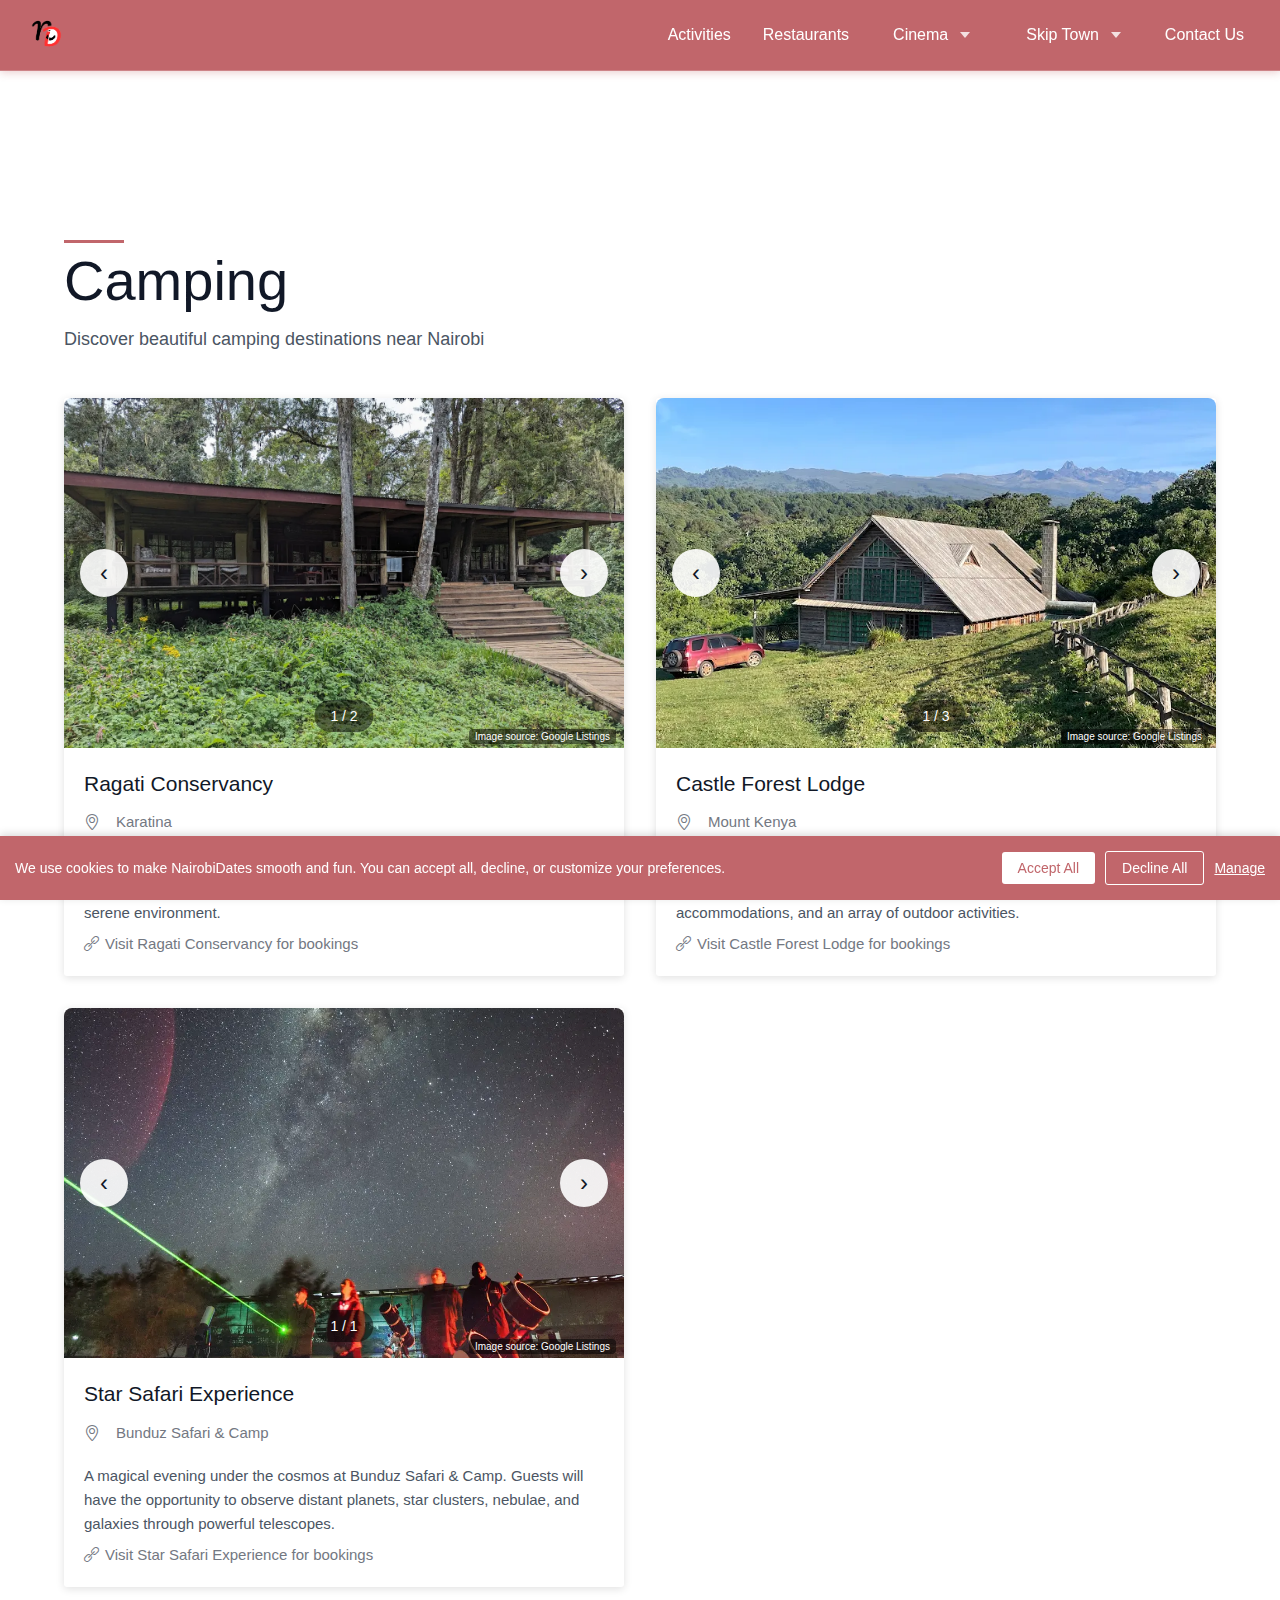
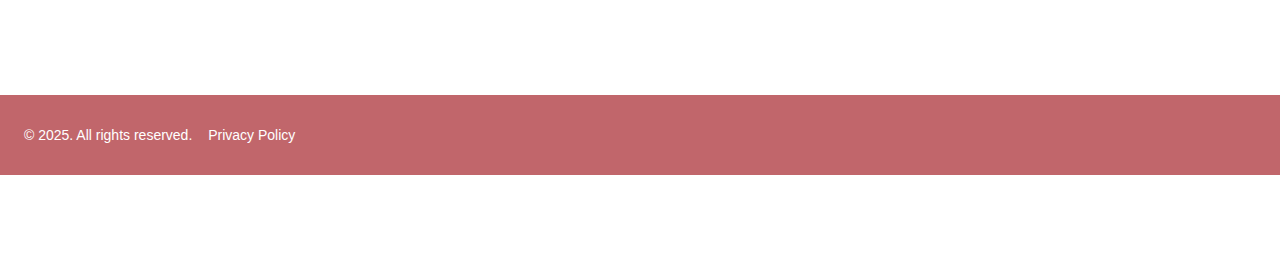
<file: camping.html>
<!DOCTYPE html>
<html lang="en">
<head>
    <!-- Google Analytics will be loaded conditionally after consent -->
    <meta charset="UTF-8">
    <meta name="viewport" content="width=device-width, initial-scale=1.0">
    <meta name="description" content="Discover camping destinations around Nairobi: Bunduz Safari & Camp and more. Find routes, highlights, and tips for your next adventure.">
    <link rel="canonical" href="https://nairobi-date-planner.com/camping.html">
    <title>Camping - Nairobi Date Planner</title>
    <link rel="icon" type="image/x-icon" href="images/favicon.ico">
    <link rel="icon" type="image/png" sizes="32x32" href="images/favicon-32x32.png">
    <link rel="apple-touch-icon" href="images/apple-touch-icon.png">
    <link rel="manifest" href="./manifest.json">
    <meta name="theme-color" content="#C1666B">
    <link rel="preconnect" href="https://fonts.googleapis.com">
    <link rel="preconnect" href="https://fonts.gstatic.com" crossorigin>
    <link href="https://fonts.googleapis.com/css?family=Roboto:300,400,400i,500,700,900" rel="stylesheet">
        <link rel="stylesheet" href="listing-master/css/simple-line-icons.css">     
    <link rel="stylesheet" href="listing-master/css/themify-icons.css">
    <link rel="stylesheet" href="styles.css">
    <style>
        /* Camping page specific styles - header should be red by default */
        body.camping-page header {
            background: #C1666B;
            box-shadow: 0 2px 8px rgba(193, 102, 107, 0.3);
            border-bottom: 1px solid rgba(255, 255, 255, 0.2);
        }

        body.camping-page header .logo-text h1 {
            text-shadow: none;
        }

        body.camping-page header nav > a,
        body.camping-page header .nav-dropdown-toggle {
            font-weight: 300;
            text-shadow: none;
        }

        .camping-container {
            max-width: 1200px;
            margin: 0 auto;
            padding: 120px 24px 48px;
        }

        .camping-header {
            margin-bottom: 48px;
        }

        .camping-header h1 {
            font-family: 'Roboto', sans-serif;
            font-size: 56px;
            font-weight: 400;
            color: #111827;
            margin-bottom: 16px;
            position: relative;
            display: inline-block;
            padding-top: 8px;
        }

        .camping-header h1::before {
            content: "";
            position: absolute;
            top: 0;
            left: 0;
            width: 60px;
            height: 3px;
            background: #C1666B;
        }

        .camping-header p {
            font-family: 'Roboto', sans-serif;
            font-size: 18px;
            color: #4b5563;
            font-weight: 300;
        }

        .camping-grid {
            display: grid;
            grid-template-columns: repeat(2, 1fr);
            gap: 32px;
        }

        .camping-card {
            background: #fff;
            border-radius: 3px;
            box-shadow: 0 2px 8px rgba(0, 0, 0, 0.12);
            overflow: hidden;
            transition: all 0.5s ease;
            position: relative;
        }

        .camping-card:hover {
            transform: translateY(-2px);
            box-shadow: 0px 3px 40px 0 rgba(206, 205, 205, 0.3);
        }

        .camping-card-image-container {
            position: relative;
            width: 100%;
            height: 350px;
            overflow: hidden;
        }

        .camping-card-images {
            position: relative;
            width: 100%;
            height: 100%;
        }

        .camping-card-image {
            display: none;
            width: 100%;
            height: 100%;
            object-fit: cover;
            border-top-left-radius: 8px;
            border-top-right-radius: 8px;
        }

        .camping-card-image.active {
            display: block;
        }

        .camping-image-credit {
            position: absolute;
            bottom: 4px;
            right: 8px;
            background: rgba(0, 0, 0, 0.5);
            padding: 2px 6px;
            border-radius: 4px;
            color: white;
            font-size: 10px;
            font-weight: 400;
        }

        .camping-carousel-controls {
            position: absolute;
            bottom: 16px;
            left: 50%;
            transform: translateX(-50%);
            background: rgba(0, 0, 0, 0.5);
            padding: 8px 16px;
            border-radius: 20px;
            display: flex;
            align-items: center;
            gap: 12px;
            color: white;
            font-size: 14px;
            font-weight: 300;
        }

        .camping-arrow {
            position: absolute;
            top: 50%;
            transform: translateY(-50%);
            background: rgba(255, 255, 255, 0.9);
            border: none;
            border-radius: 50%;
            width: 48px;
            height: 48px;
            display: flex;
            align-items: center;
            justify-content: center;
            cursor: pointer;
            font-size: 24px;
            color: #111827;
            transition: all 0.3s ease;
            z-index: 2;
        }

        .camping-arrow:hover {
            background: white;
            transform: translateY(-50%) scale(1.1);
        }

        .camping-arrow:active {
            transform: translateY(-50%) scale(0.95);
        }

        .camping-arrow.prev {
            left: 16px;
        }

        .camping-arrow.next {
            right: 16px;
        }

        .camping-card-content {
            padding: 22px 20px;
        }

        .camping-card-title {
            font-family: 'Roboto', sans-serif;
            font-size: 21px;
            font-weight: 400;
            color: #111827;
            margin-bottom: 5px;
            line-height: 1.3;
        }

        .camping-card-location {
            list-style: none;
            padding: 0;
            margin: 10px 0 0;
        }

        .camping-card-location li {
            color: #737882;
            line-height: 2;
            font-size: 15px;
            display: flex;
            align-items: flex-start;
            gap: 8px;
        }

        .camping-card-location li .icon-location-pin {
            font-size: 16px;
            padding: 7px 8px 0 0;
            color: #737882;
            flex-shrink: 0;
            display: inline-block;
            font-family: 'simple-line-icons';
        }

        .camping-card-description {
            font-family: 'Roboto', sans-serif;
            font-size: 15px;
            color: #4b5563;
            line-height: 1.6;
            font-weight: 300;
            margin-top: 16px;
        }

        .camping-card-website {
            margin-top: 10px;
        }

        .camping-card-website a {
            color: #737882;
            text-decoration: none;
            font-size: 15px;
            font-weight: 300;
            transition: color 0.3s ease;
            display: inline-flex;
            align-items: center;
            gap: 6px;
        }

        .camping-card-website a:hover {
            color: #C1666B;
            text-decoration: underline;
        }

        @media (max-width: 768px) {
            .camping-container {
                padding: 100px 16px 32px;
            }

            .camping-grid {
                grid-template-columns: 1fr;
                gap: 24px;
            }

            .camping-header h1 {
                font-size: 36px;
            }

            .camping-card-image-container {
                height: 300px;
            }

            .camping-arrow {
                width: 40px;
                height: 40px;
                font-size: 20px;
            }

            .camping-card-content {
                padding: 22px 20px;
            }

            .camping-card-title {
                font-size: 21px;
            }
        }
    </style>
</head>
<body class="camping-page">
    <header>
        <div class="header-container">
            <div class="logo">
                <a href="index.html">
                    <img src="images/logo.png" alt="Nairobi Logo" class="logo-img">
                </a>
            </div>
            <nav>
                <a href="index.html#activities">Activities</a>
                <a href="https://www.thelist.restaurant/categories" target="_blank" rel="noopener noreferrer">Restaurants</a>
                <div class="nav-dropdown">
                    <a href="#" class="nav-dropdown-toggle" onclick="toggleCinemaDropdown(event)">Cinema <span class="dropdown-arrow"></span></a>
                    <div class="nav-dropdown-menu" id="cinemaDropdown">
                        <a href="https://centurycinemax.co.ke/" target="_blank" rel="noopener noreferrer">Century Cinemax</a>
                        <a href="https://mookh.com/store/event/unseen-nairobi-2025" target="_blank" rel="noopener noreferrer">Unseen Nairobi</a>
                    </div>
                </div>
                <div class="nav-dropdown">
                    <a href="#" class="nav-dropdown-toggle" onclick="toggleSkipTownDropdown(event)">Skip Town <span class="dropdown-arrow"></span></a>
                    <div class="nav-dropdown-menu" id="skipTownDropdown">
                        <a href="https://tigoni.life/" target="_blank" rel="noopener noreferrer">Tigoni</a>
                        <a href="camping.html">Camping</a>
                    </div>
                </div>
                <a href="contact.html">Contact Us</a>
            </nav>
        </div>
    </header>

    <main>
        <div class="camping-container">
            <div class="camping-header">
                <h1>Camping</h1>
                <p>Discover beautiful camping destinations near Nairobi</p>
            </div>

            <div class="camping-grid" id="campingGrid">
                <!-- Camping cards will be rendered here -->
            </div>
        </div>
    </main>

    <footer>
        <div class="footer-container">
            <p>&copy; 2025. All rights reserved. <a href="privacy-settings.html" style="color: #ffffff; text-decoration: none; margin-left: 12px;">Privacy Policy</a></p>
        </div>
    </footer>

    <!-- Cookie Consent Banner -->
    <div id="cookie-banner" style="position:fixed;bottom:0;left:0;right:0;width:100%;max-width:100%;background:#C1666B;color:white;padding:15px;display:none;justify-content:space-between;align-items:center;z-index:10000;flex-wrap:wrap;gap:15px;box-shadow:0 -2px 8px rgba(0,0,0,0.15);">
      <span style="flex:1;min-width:200px;font-size:14px;line-height:1.5;">We use cookies to make NairobiDates smooth and fun. You can accept all, decline, or customize your preferences.</span>
      <div style="display:flex;align-items:center;gap:10px;flex-wrap:wrap;">
        <button id="accept-cookies" style="padding:8px 16px;background:white;color:#C1666B;border:none;border-radius:3px;cursor:pointer;font-weight:500;font-size:14px;white-space:nowrap;">Accept All</button>
        <button id="decline-cookies" style="padding:8px 16px;background:transparent;color:white;border:1px solid white;border-radius:3px;cursor:pointer;font-size:14px;white-space:nowrap;">Decline All</button>
        <a href="privacy-settings.html" style="color:white;text-decoration:underline;font-size:14px;white-space:nowrap;">Manage</a>
      </div>
    </div>
    <style>
      @media (max-width: 768px) {
        #cookie-banner {
          padding: 12px !important;
          gap: 12px !important;
        }
        #cookie-banner span {
          font-size: 13px !important;
          min-width: 100% !important;
          margin-bottom: 8px;
        }
        #cookie-banner > div {
          width: 100%;
          justify-content: flex-start;
        }
      }
    </style>
    <script src="cookie-banner.js"></script>
    <script src="camping.js"></script>
</body>
</html>
</file>
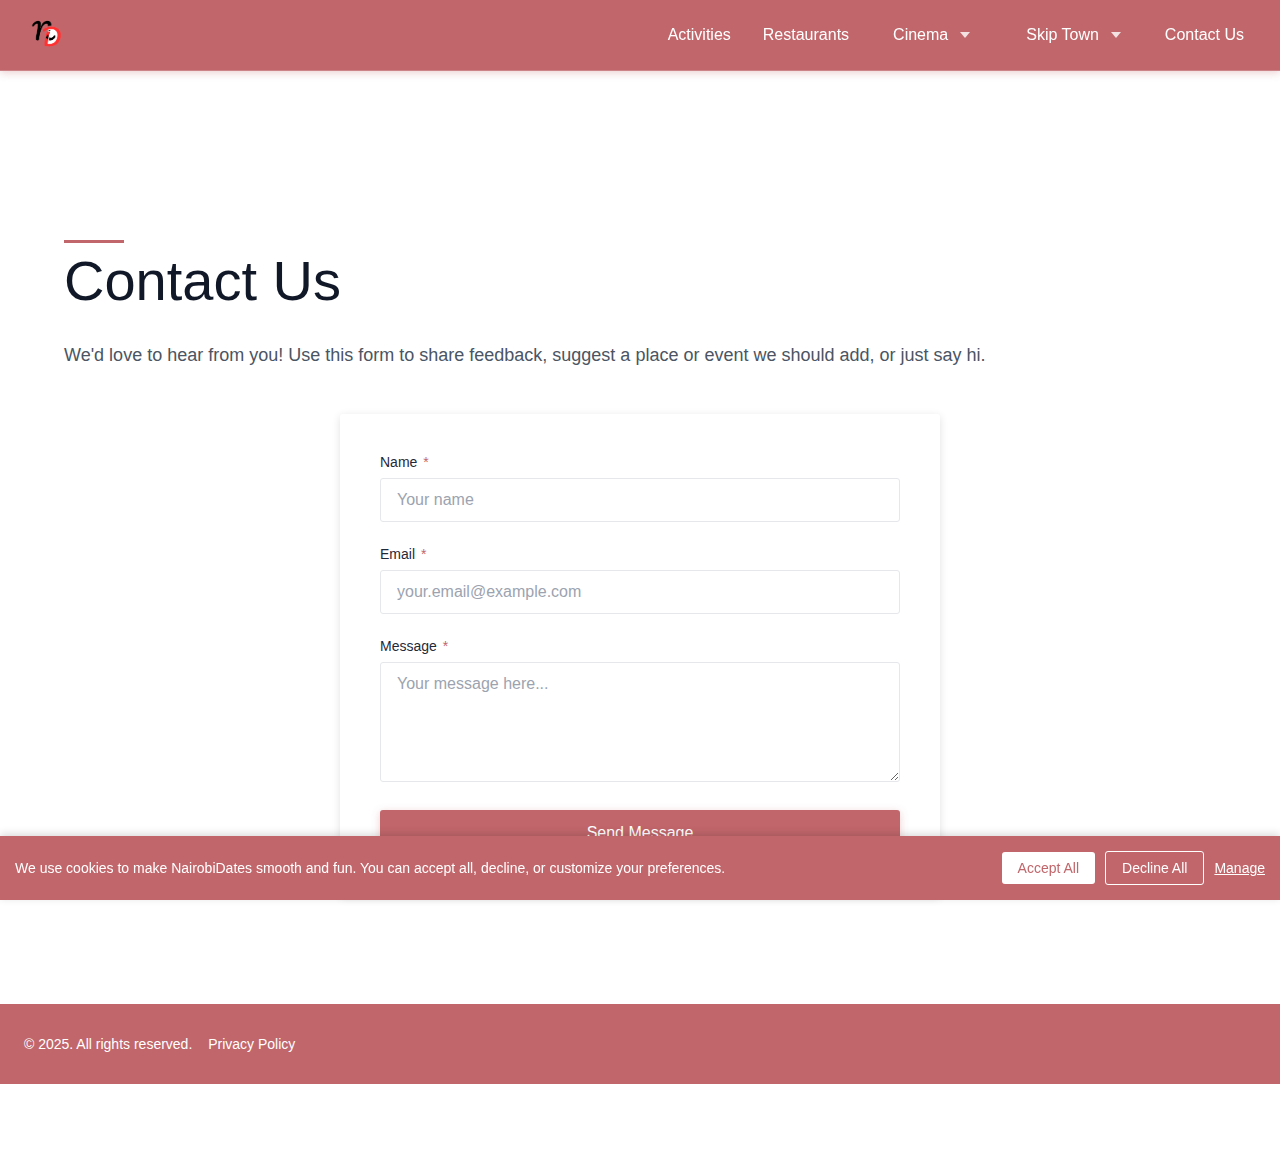
<file: contact.html>
<!DOCTYPE html>
<html lang="en">
<head>
    <!-- Google Analytics will be loaded conditionally after consent -->
    <meta charset="UTF-8">
    <meta name="viewport" content="width=device-width, initial-scale=1.0">
    <meta name="description" content="Contact Nairobi Date Planner. Ask questions, suggest activities, or request updates. We’d love to hear from you.">
    <link rel="canonical" href="https://nairobi-date-planner.com/contact.html">
    <title>Contact Us - Nairobi Date Planner</title>
    <link rel="icon" type="image/x-icon" href="images/favicon.ico">
    <link rel="icon" type="image/png" sizes="32x32" href="images/favicon-32x32.png">
    <link rel="apple-touch-icon" href="images/apple-touch-icon.png">
    <link rel="manifest" href="./manifest.json">
    <meta name="theme-color" content="#C1666B">
    <link rel="preconnect" href="https://fonts.googleapis.com">
    <link rel="preconnect" href="https://fonts.gstatic.com" crossorigin>
    <link href="https://fonts.googleapis.com/css?family=Roboto:300,400,400i,500,700,900" rel="stylesheet">
        <link rel="stylesheet" href="listing-master/css/simple-line-icons.css">     
    <link rel="stylesheet" href="listing-master/css/themify-icons.css">
    <link rel="stylesheet" href="styles.css">
    <style>
        /* Contact page specific styles - header should be red by default */
        body.contact-page header {
            background: #C1666B;
            box-shadow: 0 2px 8px rgba(193, 102, 107, 0.3);
            border-bottom: 1px solid rgba(255, 255, 255, 0.2);
        }

        body.contact-page header .logo-text h1 {
            text-shadow: none;
        }

        body.contact-page header nav > a,
        body.contact-page header .nav-dropdown-toggle {
            font-weight: 300;
            text-shadow: none;
        }

        .contact-container {
            max-width: 1200px;
            margin: 0 auto;
            padding: 120px 24px 48px;
        }

        .contact-header {
            margin-bottom: 48px;
        }

        .contact-header h1 {
            font-family: 'Roboto', sans-serif;
            font-size: 56px;
            font-weight: 400;
            color: #111827;
            margin-bottom: 16px;
            position: relative;
            display: inline-block;
            padding-top: 8px;
        }

        .contact-header h1::before {
            content: "";
            position: absolute;
            top: 0;
            left: 0;
            width: 60px;
            height: 3px;
            background: #C1666B;
        }

        .contact-header p {
            font-family: 'Roboto', sans-serif;
            font-size: 18px;
            color: #4b5563;
            font-weight: 300;
            margin-top: 16px;
        }

        .contact-form {
            background: #fff;
            border-radius: 3px;
            padding: 40px;
            box-shadow: 0 2px 8px rgba(0, 0, 0, 0.12);
            max-width: 600px;
            margin: 0 auto;
        }

        .form-group {
            margin-bottom: 24px;
        }

        .form-group label {
            display: block;
            margin-bottom: 8px;
            color: #1f2937;
            font-size: 14px;
            font-weight: 400;
        }

        .form-group input,
        .form-group textarea {
            width: 100%;
            padding: 12px 16px;
            border: 1px solid #e5e7eb;
            border-radius: 3px;
            font-size: 16px;
            font-family: 'Roboto', sans-serif;
            color: #1f2937;
            transition: border-color 0.3s ease, box-shadow 0.3s ease;
            background: #fff;
        }

        .form-group input:focus,
        .form-group textarea:focus {
            outline: none;
            border-color: #C1666B;
            box-shadow: 0 0 0 3px rgba(193, 102, 107, 0.1);
        }

        .form-group textarea {
            resize: vertical;
            min-height: 120px;
        }

        .form-group input::placeholder,
        .form-group textarea::placeholder {
            color: #9ca3af;
        }

        .required-indicator {
            color: #C1666B;
            margin-left: 2px;
        }

        .form-error {
            color: #C1666B;
            font-size: 13px;
            margin-top: 4px;
            display: none;
        }

        .form-group.error input,
        .form-group.error textarea {
            border-color: #C1666B;
        }

        .form-group.error .form-error {
            display: block;
        }

        .submit-btn {
            width: 100%;
            padding: 14px 24px;
            background: #C1666B;
            color: #fff;
            border: none;
            border-radius: 3px;
            font-size: 16px;
            font-weight: 400;
            cursor: pointer;
            transition: all 0.3s ease;
            font-family: 'Roboto', sans-serif;
            box-shadow: 0 2px 8px rgba(193, 102, 107, 0.3);
        }

        .submit-btn:hover {
            background: #8B4049;
        }

        .submit-btn:active {
            transform: translateY(0);
        }

        .submit-btn:disabled {
            opacity: 0.6;
            cursor: not-allowed;
            transform: none;
        }

        .thank-you-message {
            display: none;
            text-align: center;
            padding: 24px;
            background: #f0fdf4;
            border: 1px solid #86efac;
            border-radius: 3px;
            color: #166534;
            font-size: 16px;
            margin-top: 24px;
            font-weight: 400;
            max-width: 600px;
            margin-left: auto;
            margin-right: auto;
        }

        .thank-you-message.show {
            display: block;
        }

        @media (max-width: 767px) {
            .contact-container {
                padding: 100px 16px 32px;
            }

            .contact-header h1 {
                font-size: 36px;
            }

            .contact-header p {
                font-size: 16px;
            }

            .contact-form {
                padding: 24px;
            }
        }
    </style>
</head>
<body class="contact-page">
    <header>
        <div class="header-container">
            <div class="logo">
                <a href="index.html">
                    <img src="images/logo.png" alt="Nairobi Logo" class="logo-img">
                </a>
            </div>
            <nav>
                <a href="index.html#activities">Activities</a>
                <a href="https://www.thelist.restaurant/categories" target="_blank" rel="noopener noreferrer">Restaurants</a>
                <div class="nav-dropdown">
                    <a href="#" class="nav-dropdown-toggle" onclick="toggleCinemaDropdown(event)">Cinema <span class="dropdown-arrow"></span></a>
                    <div class="nav-dropdown-menu" id="cinemaDropdown">
                        <a href="https://centurycinemax.co.ke/" target="_blank" rel="noopener noreferrer">Century Cinemax</a>
                        <a href="https://mookh.com/store/event/unseen-nairobi-2025" target="_blank" rel="noopener noreferrer">Unseen Nairobi</a>
                    </div>
                </div>
                <div class="nav-dropdown">
                    <a href="#" class="nav-dropdown-toggle" onclick="toggleSkipTownDropdown(event)">Skip Town <span class="dropdown-arrow"></span></a>
                    <div class="nav-dropdown-menu" id="skipTownDropdown">
                        <a href="https://tigoni.life/" target="_blank" rel="noopener noreferrer">Tigoni</a>
                        <a href="camping.html">Camping</a>
                    </div>
                </div>
                <a href="contact.html">Contact Us</a>
            </nav>
        </div>
    </header>

    <main>
        <div class="contact-container">
            <div class="contact-header">
                <h1>Contact Us</h1>
                <p>We'd love to hear from you! Use this form to share feedback, suggest a place or event we should add, or just say hi.</p>
            </div>
            
            <form class="contact-form" id="contactForm" action="https://formspree.io/f/xldoyvbq" method="POST" onsubmit="handleContactSubmit(event)">
                <input type="hidden" name="_redirect" value="thankyou.html">
                <div class="form-group" id="nameGroup">
                    <label for="name">
                        Name <span class="required-indicator">*</span>
                    </label>
                    <input 
                        type="text" 
                        id="name" 
                        name="name" 
                        placeholder="Your name"
                        required
                    >
                    <div class="form-error">Please enter your name</div>
                </div>

                <div class="form-group" id="emailGroup">
                    <label for="email">
                        Email <span class="required-indicator">*</span>
                    </label>
                    <input 
                        type="email" 
                        id="email" 
                        name="email" 
                        placeholder="your.email@example.com"
                        required
                    >
                    <div class="form-error">Please enter a valid email address</div>
                </div>

                <div class="form-group" id="messageGroup">
                    <label for="message">
                        Message <span class="required-indicator">*</span>
                    </label>
                    <textarea 
                        id="message" 
                        name="message" 
                        placeholder="Your message here..."
                        required
                    ></textarea>
                    <div class="form-error">Please enter your message</div>
                </div>

                <button type="submit" class="submit-btn" id="submitBtn">
                    Send Message
                </button>
            </form>

            <div class="thank-you-message" id="thankYouMessage">
                Thanks for reaching out! We'll get back to you soon.
            </div>
        </div>
    </main>

    <footer>
        <div class="footer-container">
            <p>&copy; 2025. All rights reserved. <a href="privacy-settings.html" style="color: #ffffff; text-decoration: none; margin-left: 12px;">Privacy Policy</a></p>
        </div>
    </footer>

    <script>
        // Handle dropdown toggles
        function toggleCinemaDropdown(event) {
            event.preventDefault();
            event.stopPropagation();
            const dropdown = document.getElementById('cinemaDropdown').parentElement;
            dropdown.classList.toggle('active');
        }

        function toggleSkipTownDropdown(event) {
            event.preventDefault();
            event.stopPropagation();
            const dropdown = document.getElementById('skipTownDropdown').parentElement;
            dropdown.classList.toggle('active');
        }

        // Close dropdown when clicking outside
        document.addEventListener('click', function(event) {
            const navDropdowns = document.querySelectorAll('.nav-dropdown');
            
            navDropdowns.forEach(dropdown => {
                if (!dropdown.contains(event.target)) {
                    dropdown.classList.remove('active');
                }
            });
        });

        // Handle header scroll effect - not needed for contact page since header is always red
        // But keep for consistency if needed in future

                // Form validation and submission
        function handleContactSubmit(event) {
            // Remove any previous error states
            document.querySelectorAll('.form-group').forEach(group => {
                group.classList.remove('error');
            });

            // Get form values
            const name = document.getElementById('name').value.trim();
            const email = document.getElementById('email').value.trim();        
            const message = document.getElementById('message').value.trim();    

            let hasErrors = false;

            // Validate name
            if (!name) {
                document.getElementById('nameGroup').classList.add('error');    
                hasErrors = true;
            }

            // Validate email
            const emailRegex = /^[^\s@]+@[^\s@]+\.[^\s@]+$/;
            if (!email || !emailRegex.test(email)) {
                document.getElementById('emailGroup').classList.add('error');   
                hasErrors = true;
            }

            // Validate message
            if (!message) {
                document.getElementById('messageGroup').classList.add('error');
                hasErrors = true;
            }

            // If there are validation errors, prevent form submission
            if (hasErrors) {
                event.preventDefault();
                return;
            }

            // If validation passes, allow form to submit naturally to Formspree
            // Disable submit button to prevent double submission
            const submitBtn = document.getElementById('submitBtn');
            submitBtn.disabled = true;
            submitBtn.textContent = 'Sending...';
            
            // Form will now submit to Formspree endpoint
        }

        // Real-time validation
        document.getElementById('name').addEventListener('blur', function() {
            if (!this.value.trim()) {
                document.getElementById('nameGroup').classList.add('error');
            } else {
                document.getElementById('nameGroup').classList.remove('error');
            }
        });

        document.getElementById('email').addEventListener('blur', function() {
            const emailRegex = /^[^\s@]+@[^\s@]+\.[^\s@]+$/;
            if (!this.value.trim() || !emailRegex.test(this.value)) {
                document.getElementById('emailGroup').classList.add('error');
            } else {
                document.getElementById('emailGroup').classList.remove('error');
            }
        });

        document.getElementById('message').addEventListener('blur', function() {
            if (!this.value.trim()) {
                document.getElementById('messageGroup').classList.add('error');
            } else {
                document.getElementById('messageGroup').classList.remove('error');
            }
        });
    </script>
    <!-- Cookie Consent Banner -->
    <div id="cookie-banner" style="position:fixed;bottom:0;left:0;right:0;width:100%;max-width:100%;background:#C1666B;color:white;padding:15px;display:none;justify-content:space-between;align-items:center;z-index:10000;flex-wrap:wrap;gap:15px;box-shadow:0 -2px 8px rgba(0,0,0,0.15);">
      <span style="flex:1;min-width:200px;font-size:14px;line-height:1.5;">We use cookies to make NairobiDates smooth and fun. You can accept all, decline, or customize your preferences.</span>
      <div style="display:flex;align-items:center;gap:10px;flex-wrap:wrap;">
        <button id="accept-cookies" style="padding:8px 16px;background:white;color:#C1666B;border:none;border-radius:3px;cursor:pointer;font-weight:500;font-size:14px;white-space:nowrap;">Accept All</button>
        <button id="decline-cookies" style="padding:8px 16px;background:transparent;color:white;border:1px solid white;border-radius:3px;cursor:pointer;font-size:14px;white-space:nowrap;">Decline All</button>
        <a href="privacy-settings.html" style="color:white;text-decoration:underline;font-size:14px;white-space:nowrap;">Manage</a>
      </div>
    </div>
    <style>
      @media (max-width: 768px) {
        #cookie-banner {
          padding: 12px !important;
          gap: 12px !important;
        }
        #cookie-banner span {
          font-size: 13px !important;
          min-width: 100% !important;
          margin-bottom: 8px;
        }
        #cookie-banner > div {
          width: 100%;
          justify-content: flex-start;
        }
      }
    </style>
    <script src="cookie-banner.js"></script>
</body>
</html>
</file>
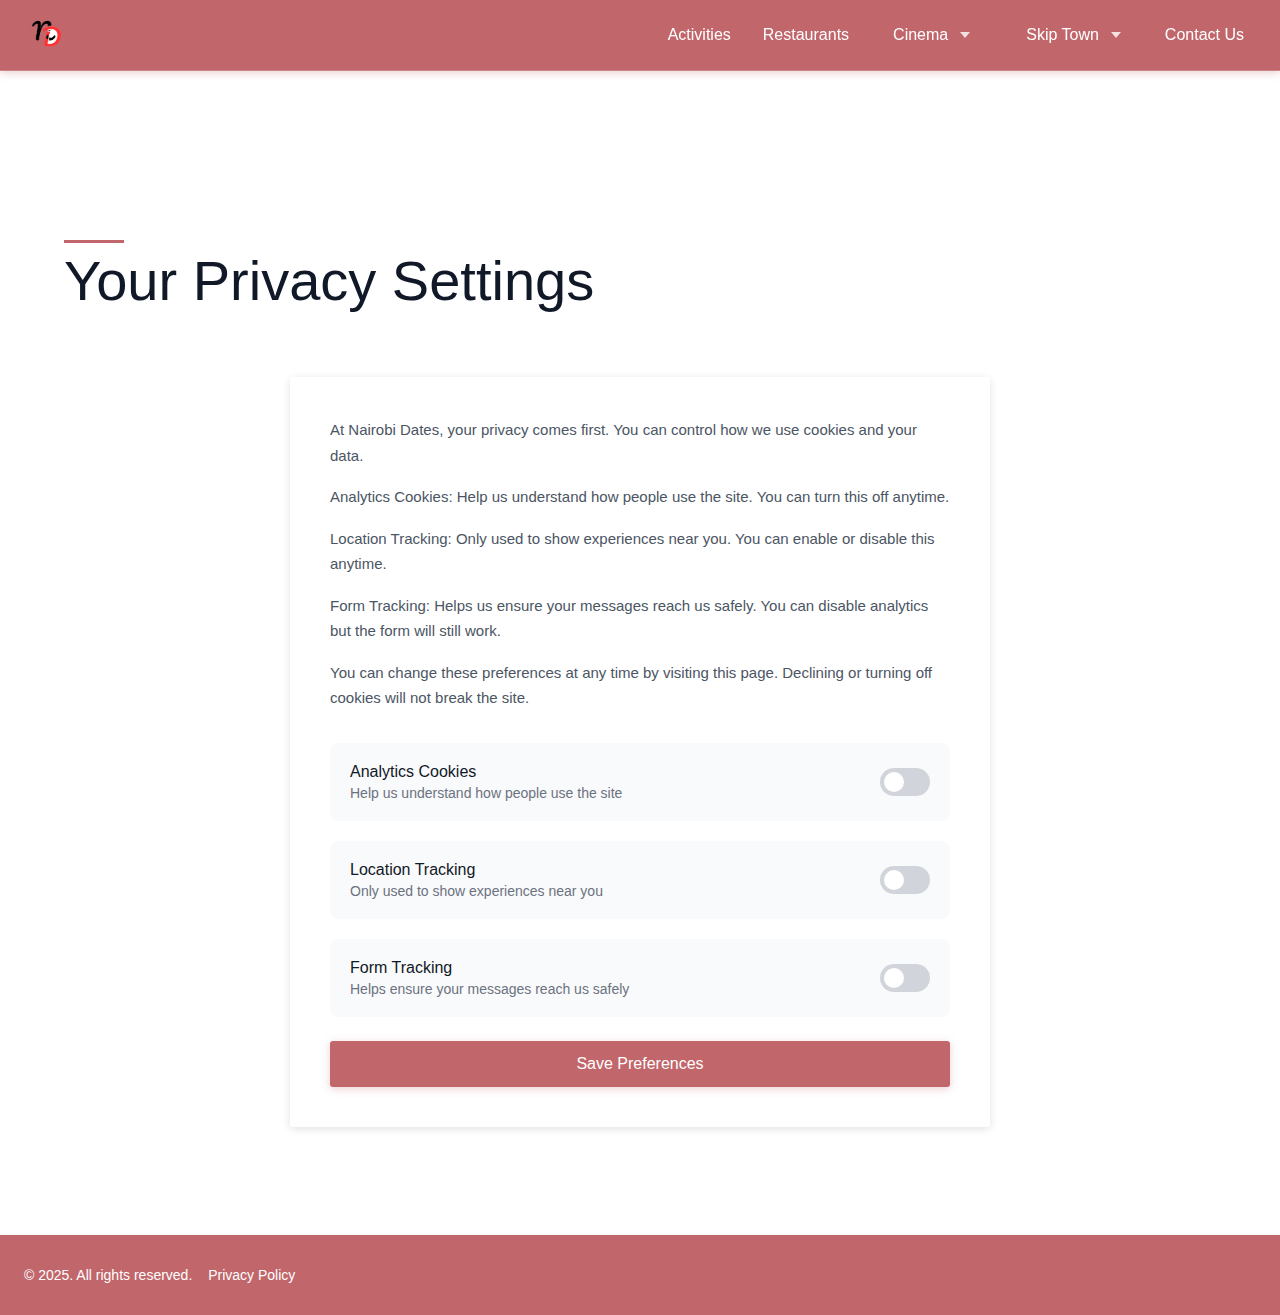
<file: privacy-settings.html>
<!DOCTYPE html>
<html lang="en">
<head>
    <!-- Google Analytics will be loaded conditionally after consent -->
    <meta charset="UTF-8">
    <meta name="viewport" content="width=device-width, initial-scale=1.0">      
    <meta name="description" content="Manage your privacy settings and cookie preferences on Nairobi Date Planner.">      
    <link rel="canonical" href="https://nairobi-date-planner.com/privacy.html"> 
    <title>Your Privacy Settings - Nairobi Date Planner</title>
    <link rel="icon" type="image/x-icon" href="images/favicon.ico">
    <link rel="icon" type="image/png" sizes="32x32" href="images/favicon-32x32.png">
    <link rel="apple-touch-icon" href="images/apple-touch-icon.png">
    <link rel="manifest" href="./manifest.json">
    <meta name="theme-color" content="#C1666B">
    <link rel="preconnect" href="https://fonts.googleapis.com">
    <link rel="preconnect" href="https://fonts.gstatic.com" crossorigin>        
    <link href="https://fonts.googleapis.com/css?family=Roboto:300,400,400i,500,700,900" rel="stylesheet">
    <link rel="stylesheet" href="listing-master/css/simple-line-icons.css">     
    <link rel="stylesheet" href="listing-master/css/themify-icons.css">
    <link rel="stylesheet" href="styles.css">
    <style>
        /* Privacy page specific styles - header should be red by default */    
        body.privacy-page header {
            background: #C1666B;
            box-shadow: 0 2px 8px rgba(193, 102, 107, 0.3);
            border-bottom: 1px solid rgba(255, 255, 255, 0.2);
        }

        body.privacy-page header .logo-text h1 {
            text-shadow: none;
        }

        body.privacy-page header nav > a,
        body.privacy-page header .nav-dropdown-toggle {
            font-weight: 300;
            text-shadow: none;
        }

        .privacy-page-container {
            max-width: 1200px;
            margin: 0 auto;
            padding: 120px 24px 48px;
        }

        .privacy-page-header {
            margin-bottom: 48px;
        }

        .privacy-page-header h1 {
            font-family: 'Roboto', sans-serif;
            font-size: 56px;
            font-weight: 400;
            color: #111827;
            margin-bottom: 16px;
            position: relative;
            display: inline-block;
            padding-top: 8px;
        }

        .privacy-page-header h1::before {
            content: "";
            position: absolute;
            top: 0;
            left: 0;
            width: 60px;
            height: 3px;
            background: #C1666B;
        }

        .privacy-settings-content {
            background: #fff;
            border-radius: 3px;
            padding: 40px;
            box-shadow: 0 2px 8px rgba(0, 0, 0, 0.12);
            max-width: 700px;
            margin: 0 auto;
        }

        .privacy-settings-content p {
            font-family: 'Roboto', sans-serif;
            font-size: 15px;
            line-height: 1.7;
            color: #4b5563;
            font-weight: 300;
            margin-bottom: 16px;
        }

         .privacy-controls {
             margin-top: 32px;
             display: flex;
             flex-direction: column;
             gap: 20px;
         }

         .privacy-control-item {
             display: flex;
             justify-content: space-between;
             align-items: center;
             padding: 20px;
             background: #f9fafb;
             border-radius: 8px;
             transition: background 0.2s ease;
         }

         .privacy-control-item:hover {
             background: #f3f4f6;
         }

         .privacy-control-info {
             flex: 1;
         }

         .privacy-control-label {
             font-family: 'Roboto', sans-serif;
             font-size: 16px;
             font-weight: 500;
             color: #111827;
             margin-bottom: 4px;
         }

         .privacy-control-description {
             font-family: 'Roboto', sans-serif;
             font-size: 14px;
             color: #6b7280;
             font-weight: 300;
         }

         .privacy-toggle {
             position: relative;
             display: inline-block;
             width: 50px;
             height: 28px;
             flex-shrink: 0;
             margin-left: 20px;
         }

         .privacy-toggle input {
             opacity: 0;
             width: 0;
             height: 0;
         }

         .privacy-toggle-slider {
             position: absolute;
             cursor: pointer;
             top: 0;
             left: 0;
             right: 0;
             bottom: 0;
             background-color: #d1d5db;
             transition: .3s;
             border-radius: 28px;
         }

         .privacy-toggle-slider:before {
             position: absolute;
             content: "";
             height: 20px;
             width: 20px;
             left: 4px;
             bottom: 4px;
             background-color: white;
             transition: .3s;
             border-radius: 50%;
         }

         .privacy-toggle input:checked + .privacy-toggle-slider {
             background-color: #C1666B;
         }

         .privacy-toggle input:checked + .privacy-toggle-slider:before {
             transform: translateX(22px);
         }

        .save-privacy-btn {
            width: 100%;
            padding: 14px 24px;
            background: #C1666B;
            color: #fff;
            border: none;
            border-radius: 3px;
            font-size: 16px;
            font-weight: 400;
            cursor: pointer;
            transition: all 0.3s ease;
            font-family: 'Roboto', sans-serif;
            box-shadow: 0 2px 8px rgba(193, 102, 107, 0.3);
            margin-top: 24px;
        }

        .save-privacy-btn:hover {
            background: #8B4049;
        }

        .save-privacy-btn:active {
            transform: translateY(0);
        }

        @media (max-width: 767px) {
            .privacy-page-container {
                padding: 100px 16px 32px;
            }

            .privacy-settings-content {
                padding: 24px;
            }

            .privacy-page-header h1 {
                font-size: 36px;
            }
        }
    </style>
</head>
<body class="privacy-page">
    <header>
        <div class="header-container">
            <div class="logo">
                <a href="index.html">
                    <img src="images/logo.png" alt="Nairobi Logo" class="logo-img">
                </a>
            </div>
            <nav>
                <a href="index.html#activities">Activities</a>
                <a href="https://www.thelist.restaurant/categories" target="_blank" rel="noopener noreferrer">Restaurants</a>
                <div class="nav-dropdown">
                    <a href="#" class="nav-dropdown-toggle" onclick="toggleCinemaDropdown(event)">Cinema <span class="dropdown-arrow"></span></a>
                    <div class="nav-dropdown-menu" id="cinemaDropdown">
                        <a href="https://centurycinemax.co.ke/" target="_blank" rel="noopener noreferrer">Century Cinemax</a>
                        <a href="https://mookh.com/store/event/unseen-nairobi-2025" target="_blank" rel="noopener noreferrer">Unseen Nairobi</a>
                    </div>
                </div>
                <div class="nav-dropdown">
                    <a href="#" class="nav-dropdown-toggle" onclick="toggleSkipTownDropdown(event)">Skip Town <span class="dropdown-arrow"></span></a>       
                    <div class="nav-dropdown-menu" id="skipTownDropdown">       
                        <a href="https://tigoni.life/" target="_blank" rel="noopener noreferrer">Tigoni</a>
                        <a href="camping.html">Camping</a>
                    </div>
                </div>
                <a href="contact.html">Contact Us</a>
            </nav>
        </div>
    </header>

    <main>
        <div class="privacy-page-container">
            <div class="privacy-page-header">
                <h1>Your Privacy Settings</h1>
            </div>

            <div class="privacy-settings-content">
                <p>At Nairobi Dates, your privacy comes first. You can control how we use cookies and your data.</p>
                
                <p><strong>Analytics Cookies:</strong> Help us understand how people use the site. You can turn this off anytime.</p>
                
                <p><strong>Location Tracking:</strong> Only used to show experiences near you. You can enable or disable this anytime.</p>
                
                <p><strong>Form Tracking:</strong> Helps us ensure your messages reach us safely. You can disable analytics but the form will still work.</p>
                
                <p>You can change these preferences at any time by visiting this page. Declining or turning off cookies will not break the site.</p>
                
                <div class="privacy-controls">
                    <div class="privacy-control-item">
                        <div class="privacy-control-info">
                            <div class="privacy-control-label">Analytics Cookies</div>
                            <div class="privacy-control-description">Help us understand how people use the site</div>
                        </div>
                        <label class="privacy-toggle">
                            <input type="checkbox" id="pagePrefAnalytics" />
                            <span class="privacy-toggle-slider"></span>
                        </label>
                    </div>
                    <div class="privacy-control-item">
                        <div class="privacy-control-info">
                            <div class="privacy-control-label">Location Tracking</div>
                            <div class="privacy-control-description">Only used to show experiences near you</div>
                        </div>
                        <label class="privacy-toggle">
                            <input type="checkbox" id="pagePrefLocation" />
                            <span class="privacy-toggle-slider"></span>
                        </label>
                    </div>
                    <div class="privacy-control-item">
                        <div class="privacy-control-info">
                            <div class="privacy-control-label">Form Tracking</div>
                            <div class="privacy-control-description">Helps ensure your messages reach us safely</div>
                        </div>
                        <label class="privacy-toggle">
                            <input type="checkbox" id="pagePrefForms" />
                            <span class="privacy-toggle-slider"></span>
                        </label>
                    </div>
                </div>

                <button type="button" class="save-privacy-btn" onclick="savePagePrivacyPreferences()">Save Preferences</button>
            </div>
        </div>
    </main>

    <footer>
        <div class="footer-container">
            <p>&copy; 2025. All rights reserved. <a href="privacy-settings.html" style="color: #ffffff; text-decoration: none; margin-left: 12px;">Privacy Policy</a></p>
        </div>
    </footer>

    <script src="cookie-banner.js"></script>
    <script>
        // Load current preferences when page loads
        document.addEventListener('DOMContentLoaded', function() {
            const consentData = localStorage.getItem('cookieConsent');
            let preferences = { analytics: false, location: false, forms: false };
            
            if (consentData) {
                try {
                    preferences = JSON.parse(consentData);
                } catch (e) {
                    // Legacy format - if it's 'all', enable all
                    if (consentData === 'all') {
                        preferences = { analytics: true, location: true, forms: true };
                    }
                }
            }
            
            document.getElementById('pagePrefAnalytics').checked = preferences.analytics || false;
            document.getElementById('pagePrefLocation').checked = preferences.location || false;
            document.getElementById('pagePrefForms').checked = preferences.forms || false;
        });

        function savePagePrivacyPreferences() {
            const preferences = {
                analytics: document.getElementById('pagePrefAnalytics').checked,
                location: document.getElementById('pagePrefLocation').checked,
                forms: document.getElementById('pagePrefForms').checked
            };
            
            // Save to localStorage
            localStorage.setItem('cookieConsent', JSON.stringify(preferences));
            
            // Enable/disable features based on preferences
            if (preferences.analytics) {
                if (window.enableOptionalFeatures) {
                    window.enableOptionalFeatures();
                }
            } else {
                // Disable analytics if turned off
                // Note: We can't fully remove GA once loaded, but we can stop sending events
                if (window.gtag) {
                    window.gtag('set', 'allow_google_signals', false);
                    window.gtag('set', 'allow_ad_personalization_signals', false);
                }
            }
            
            if (preferences.location) {
                window.locationConsentGranted = true;
            } else {
                window.locationConsentGranted = false;
                sessionStorage.removeItem('userLocation');
                // Clear any active Near Me filters if location consent is revoked
                // Note: activeFilters may not exist on this page, that's ok
            }
            
            // Show confirmation
            const btn = document.querySelector('.save-privacy-btn');
            const originalText = btn.textContent;
            btn.textContent = 'Preferences Saved!';
            btn.style.background = '#10b981';
            
            setTimeout(() => {
                btn.textContent = originalText;
                btn.style.background = '#C1666B';
            }, 2000);
        }

        // Handle dropdown toggles
        function toggleCinemaDropdown(event) {
            event.preventDefault();
            event.stopPropagation();
            const dropdown = document.getElementById('cinemaDropdown').parentElement;
            dropdown.classList.toggle('active');
        }

        function toggleSkipTownDropdown(event) {
            event.preventDefault();
            event.stopPropagation();
            const dropdown = document.getElementById('skipTownDropdown').parentElement;
            dropdown.classList.toggle('active');
        }

        // Close dropdown when clicking outside
        document.addEventListener('click', function(event) {
            const navDropdowns = document.querySelectorAll('.nav-dropdown');

            navDropdowns.forEach(dropdown => {
                if (!dropdown.contains(event.target)) {
                    dropdown.classList.remove('active');
                }
            });
        });
    </script>
         <!-- Cookie Consent Banner -->
     <div id="cookie-banner" style="position:fixed;bottom:0;left:0;right:0;width:100%;max-width:100%;background:#C1666B;color:white;padding:15px;display:none;justify-content:space-between;align-items:center;z-index:10000;flex-wrap:wrap;gap:15px;box-shadow:0 -2px 8px rgba(0,0,0,0.15);">
       <span style="flex:1;min-width:200px;font-size:14px;line-height:1.5;">We use cookies to make NairobiDates smooth and fun. You can accept all, decline, or customize your preferences.</span>
       <div style="display:flex;align-items:center;gap:10px;flex-wrap:wrap;">
         <button id="accept-cookies" style="padding:8px 16px;background:white;color:#C1666B;border:none;border-radius:3px;cursor:pointer;font-weight:500;font-size:14px;white-space:nowrap;">Accept All</button>
         <button id="decline-cookies" style="padding:8px 16px;background:transparent;color:white;border:1px solid white;border-radius:3px;cursor:pointer;font-size:14px;white-space:nowrap;">Decline All</button>
         <a href="privacy-settings.html" style="color:white;text-decoration:underline;font-size:14px;white-space:nowrap;">Manage</a>
       </div>
     </div>
    <style>
      @media (max-width: 768px) {
        #cookie-banner {
          padding: 12px !important;
          gap: 12px !important;
        }
        #cookie-banner span {
          font-size: 13px !important;
          min-width: 100% !important;
          margin-bottom: 8px;
        }
        #cookie-banner > div {
          width: 100%;
          justify-content: flex-start;
        }
      }
    </style>
</body>
</html>
</file>
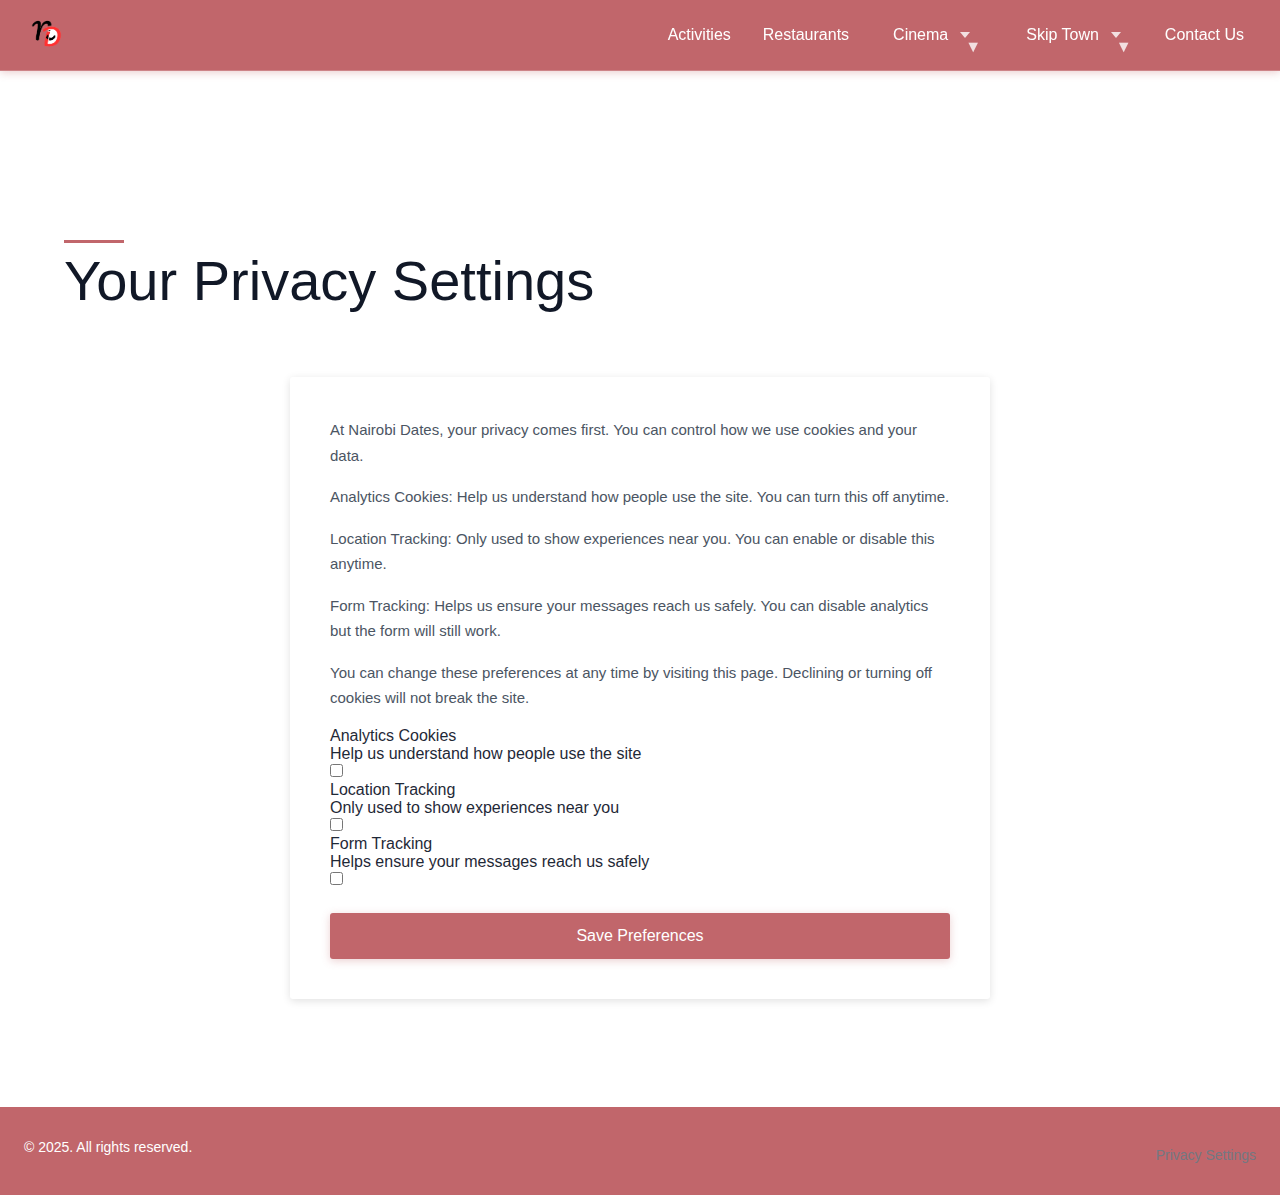
<file: privacy.html>
<!DOCTYPE html>
<html lang="en">
<head>
    <!-- Google Analytics will be loaded conditionally after consent -->
    <meta charset="UTF-8">
    <meta name="viewport" content="width=device-width, initial-scale=1.0">      
    <meta name="description" content="Manage your privacy settings and cookie preferences on Nairobi Date Planner.">      
    <link rel="canonical" href="https://nairobi-date-planner.com/privacy.html"> 
    <title>Your Privacy Settings - Nairobi Date Planner</title>
    <link rel="icon" type="image/x-icon" href="images/favicon.ico">
    <link rel="icon" type="image/png" sizes="32x32" href="images/favicon-32x32.png">
    <link rel="apple-touch-icon" href="images/apple-touch-icon.png">
    <link rel="manifest" href="./manifest.json">
    <meta name="theme-color" content="#C1666B">
    <link rel="preconnect" href="https://fonts.googleapis.com">
    <link rel="preconnect" href="https://fonts.gstatic.com" crossorigin>        
    <link href="https://fonts.googleapis.com/css?family=Roboto:300,400,400i,500,700,900" rel="stylesheet">
    <link rel="stylesheet" href="listing-master/css/simple-line-icons.css">     
    <link rel="stylesheet" href="listing-master/css/themify-icons.css">
    <link rel="stylesheet" href="styles.css">
    <style>
        /* Privacy page specific styles - header should be red by default */    
        body.privacy-page header {
            background: #C1666B;
            box-shadow: 0 2px 8px rgba(193, 102, 107, 0.3);
            border-bottom: 1px solid rgba(255, 255, 255, 0.2);
        }

        body.privacy-page header .logo-text h1 {
            text-shadow: none;
        }

        body.privacy-page header nav > a,
        body.privacy-page header .nav-dropdown-toggle {
            font-weight: 300;
            text-shadow: none;
        }

        .privacy-page-container {
            max-width: 1200px;
            margin: 0 auto;
            padding: 120px 24px 48px;
        }

        .privacy-page-header {
            margin-bottom: 48px;
        }

        .privacy-page-header h1 {
            font-family: 'Roboto', sans-serif;
            font-size: 56px;
            font-weight: 400;
            color: #111827;
            margin-bottom: 16px;
            position: relative;
            display: inline-block;
            padding-top: 8px;
        }

        .privacy-page-header h1::before {
            content: "";
            position: absolute;
            top: 0;
            left: 0;
            width: 60px;
            height: 3px;
            background: #C1666B;
        }

        .privacy-settings-content {
            background: #fff;
            border-radius: 3px;
            padding: 40px;
            box-shadow: 0 2px 8px rgba(0, 0, 0, 0.12);
            max-width: 700px;
            margin: 0 auto;
        }

        .privacy-settings-content p {
            font-family: 'Roboto', sans-serif;
            font-size: 15px;
            line-height: 1.7;
            color: #4b5563;
            font-weight: 300;
            margin-bottom: 16px;
        }

        .save-privacy-btn {
            width: 100%;
            padding: 14px 24px;
            background: #C1666B;
            color: #fff;
            border: none;
            border-radius: 3px;
            font-size: 16px;
            font-weight: 400;
            cursor: pointer;
            transition: all 0.3s ease;
            font-family: 'Roboto', sans-serif;
            box-shadow: 0 2px 8px rgba(193, 102, 107, 0.3);
            margin-top: 24px;
        }

        .save-privacy-btn:hover {
            background: #8B4049;
        }

        .save-privacy-btn:active {
            transform: translateY(0);
        }

        @media (max-width: 767px) {
            .privacy-page-container {
                padding: 100px 16px 32px;
            }

            .privacy-settings-content {
                padding: 24px;
            }

            .privacy-page-header h1 {
                font-size: 36px;
            }
        }
    </style>
</head>
<body class="privacy-page">
    <header>
        <div class="header-container">
            <div class="logo">
                <a href="index.html">
                    <img src="images/logo.png" alt="Nairobi Logo" class="logo-img">
                </a>
            </div>
            <nav>
                <a href="index.html#activities">Activities</a>
                <a href="https://www.thelist.restaurant/categories" target="_blank" rel="noopener noreferrer">Restaurants</a>
                <div class="nav-dropdown">
                    <a href="#" class="nav-dropdown-toggle" onclick="toggleCinemaDropdown(event)">Cinema <span class="dropdown-arrow">▼</span></a>
                    <div class="nav-dropdown-menu" id="cinemaDropdown">
                        <a href="https://centurycinemax.co.ke/" target="_blank" rel="noopener noreferrer">Century Cinemax</a>
                        <a href="https://mookh.com/store/event/unseen-nairobi-2025" target="_blank" rel="noopener noreferrer">Unseen Nairobi</a>
                    </div>
                </div>
                <div class="nav-dropdown">
                    <a href="#" class="nav-dropdown-toggle" onclick="toggleSkipTownDropdown(event)">Skip Town <span class="dropdown-arrow">▼</span></a>       
                    <div class="nav-dropdown-menu" id="skipTownDropdown">       
                        <a href="https://tigoni.life/" target="_blank" rel="noopener noreferrer">Tigoni</a>
                        <a href="camping.html">Camping</a>
                    </div>
                </div>
                <a href="contact.html">Contact Us</a>
            </nav>
        </div>
    </header>

    <main>
        <div class="privacy-page-container">
            <div class="privacy-page-header">
                <h1>Your Privacy Settings</h1>
            </div>

            <div class="privacy-settings-content">
                <p>At Nairobi Dates, your privacy comes first. You can control how we use cookies and your data.</p>
                
                <p><strong>Analytics Cookies:</strong> Help us understand how people use the site. You can turn this off anytime.</p>
                
                <p><strong>Location Tracking:</strong> Only used to show experiences near you. You can enable or disable this anytime.</p>
                
                <p><strong>Form Tracking:</strong> Helps us ensure your messages reach us safely. You can disable analytics but the form will still work.</p>
                
                <p>You can change these preferences at any time by visiting this page. Declining or turning off cookies will not break the site.</p>
                
                <div class="privacy-controls">
                    <div class="privacy-control-item">
                        <div class="privacy-control-info">
                            <div class="privacy-control-label">Analytics Cookies</div>
                            <div class="privacy-control-description">Help us understand how people use the site</div>
                        </div>
                        <label class="privacy-toggle">
                            <input type="checkbox" id="pagePrefAnalytics" />
                            <span class="privacy-toggle-slider"></span>
                        </label>
                    </div>
                    <div class="privacy-control-item">
                        <div class="privacy-control-info">
                            <div class="privacy-control-label">Location Tracking</div>
                            <div class="privacy-control-description">Only used to show experiences near you</div>
                        </div>
                        <label class="privacy-toggle">
                            <input type="checkbox" id="pagePrefLocation" />
                            <span class="privacy-toggle-slider"></span>
                        </label>
                    </div>
                    <div class="privacy-control-item">
                        <div class="privacy-control-info">
                            <div class="privacy-control-label">Form Tracking</div>
                            <div class="privacy-control-description">Helps ensure your messages reach us safely</div>
                        </div>
                        <label class="privacy-toggle">
                            <input type="checkbox" id="pagePrefForms" />
                            <span class="privacy-toggle-slider"></span>
                        </label>
                    </div>
                </div>

                <button type="button" class="save-privacy-btn" onclick="savePagePrivacyPreferences()">Save Preferences</button>
            </div>
        </div>
    </main>

    <footer>
        <div class="footer-container">
            <p>&copy; 2025. All rights reserved.</p>
            <p style="margin-top: 8px;"><a href="privacy-settings.html" style="color: #737882; text-decoration: none; font-size: 14px; transition: color 0.3s ease;" onmouseover="this.style.color='#C1666B'" onmouseout="this.style.color='#737882'">Privacy Settings</a></p>
        </div>
    </footer>

    <script src="cookie-banner.js"></script>
    <script>
        // Load current preferences when page loads
        document.addEventListener('DOMContentLoaded', function() {
            const consent = CookieConsent ? CookieConsent.getConsent() : null;
            
            if (consent) {
                document.getElementById('pagePrefAnalytics').checked = consent.analytics || consent.acceptedAll || false;
                document.getElementById('pagePrefLocation').checked = consent.location || consent.acceptedAll || false;
                document.getElementById('pagePrefForms').checked = consent.forms || consent.acceptedAll || false;
            }
        });

        function savePagePrivacyPreferences() {
            if (!window.CookieConsent) {
                alert('Privacy system not loaded. Please refresh the page.');
                return;
            }

            const preferences = {
                analytics: document.getElementById('pagePrefAnalytics').checked,
                location: document.getElementById('pagePrefLocation').checked,
                forms: document.getElementById('pagePrefForms').checked
            };
            
            CookieConsent.savePreferences(preferences);
            
            // Show confirmation
            const btn = document.querySelector('.save-privacy-btn');
            const originalText = btn.textContent;
            btn.textContent = 'Preferences Saved!';
            btn.style.background = '#10b981';
            
            setTimeout(() => {
                btn.textContent = originalText;
                btn.style.background = '#C1666B';
            }, 2000);
        }

        // Handle dropdown toggles
        function toggleCinemaDropdown(event) {
            event.preventDefault();
            event.stopPropagation();
            const dropdown = document.getElementById('cinemaDropdown').parentElement;
            dropdown.classList.toggle('active');
        }

        function toggleSkipTownDropdown(event) {
            event.preventDefault();
            event.stopPropagation();
            const dropdown = document.getElementById('skipTownDropdown').parentElement;
            dropdown.classList.toggle('active');
        }

        // Close dropdown when clicking outside
        document.addEventListener('click', function(event) {
            const navDropdowns = document.querySelectorAll('.nav-dropdown');

            navDropdowns.forEach(dropdown => {
                if (!dropdown.contains(event.target)) {
                    dropdown.classList.remove('active');
                }
            });
        });
    </script>
</body>
</html>
</file>
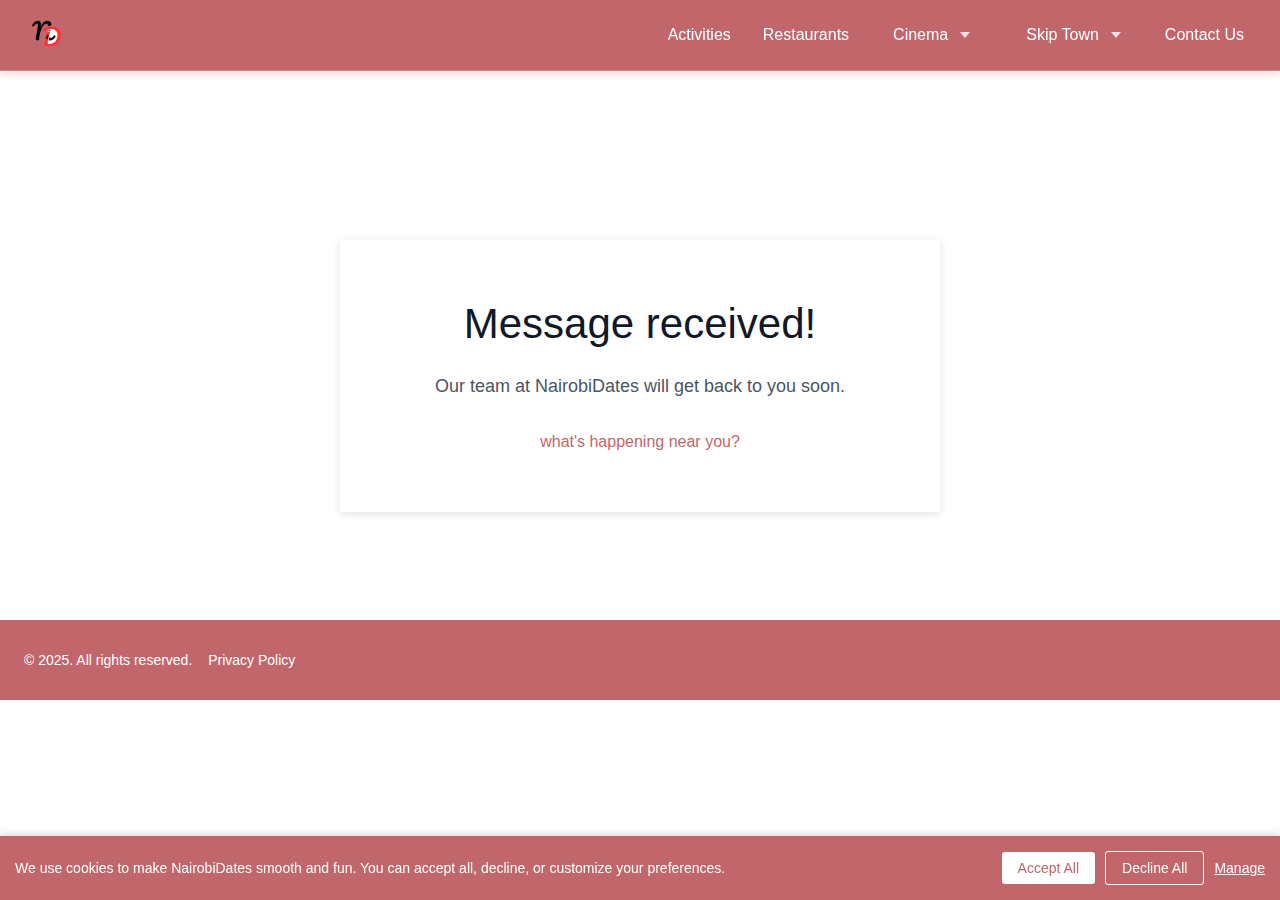
<file: thankyou.html>
<!DOCTYPE html>
<html lang="en">
<head>
    <!-- Google Analytics will be loaded conditionally after consent -->
    <meta charset="UTF-8">
    <meta name="viewport" content="width=device-width, initial-scale=1.0">      
    <meta name="description" content="Thank you for contacting Nairobi Date Planner.">      
    <link rel="canonical" href="https://nairobi-date-planner.com/thankyou.html"> 
    <title>Thank You - Nairobi Date Planner</title>
    <link rel="icon" type="image/x-icon" href="images/favicon.ico">
    <link rel="icon" type="image/png" sizes="32x32" href="images/favicon-32x32.png">
    <link rel="apple-touch-icon" href="images/apple-touch-icon.png">
    <link rel="manifest" href="./manifest.json">
    <meta name="theme-color" content="#C1666B">
    <link rel="preconnect" href="https://fonts.googleapis.com">
    <link rel="preconnect" href="https://fonts.gstatic.com" crossorigin>        
    <link href="https://fonts.googleapis.com/css?family=Roboto:300,400,400i,500,700,900" rel="stylesheet">
    <link rel="stylesheet" href="listing-master/css/simple-line-icons.css">     
    <link rel="stylesheet" href="listing-master/css/themify-icons.css">
    <link rel="stylesheet" href="styles.css">
    <style>
        /* Thank you page specific styles - header should be red by default */    
        body.thankyou-page header {
            background: #C1666B;
            box-shadow: 0 2px 8px rgba(193, 102, 107, 0.3);
            border-bottom: 1px solid rgba(255, 255, 255, 0.2);
        }

        body.thankyou-page header .logo-text h1 {
            text-shadow: none;
        }

        body.thankyou-page header nav > a,
        body.thankyou-page header .nav-dropdown-toggle {
            font-weight: 300;
            text-shadow: none;
        }

        .thankyou-container {
            max-width: 1200px;
            margin: 0 auto;
            padding: 120px 24px 48px;
            text-align: center;
        }

        .thankyou-content {
            background: #fff;
            border-radius: 3px;
            padding: 60px 40px;
            box-shadow: 0 2px 8px rgba(0, 0, 0, 0.12);
            max-width: 600px;
            margin: 0 auto;
        }

        .thankyou-content h1 {
            font-family: 'Roboto', sans-serif;
            font-size: 42px;
            font-weight: 400;
            color: #111827;
            margin-bottom: 24px;
        }

        .thankyou-content p {
            font-family: 'Roboto', sans-serif;
            font-size: 18px;
            color: #4b5563;
            font-weight: 300;
            line-height: 1.6;
            margin-bottom: 32px;
        }

        .thankyou-content a {
            display: inline-block;
            color: #C1666B;
            text-decoration: none;
            font-size: 16px;
            font-weight: 400;
            transition: color 0.3s ease;
            border-bottom: 1px solid transparent;
        }

        .thankyou-content a:hover {
            color: #8B4049;
            border-bottom-color: #8B4049;
        }

        @media (max-width: 767px) {
            .thankyou-container {
                padding: 100px 16px 32px;
            }

            .thankyou-content {
                padding: 40px 24px;
            }

            .thankyou-content h1 {
                font-size: 32px;
            }

            .thankyou-content p {
                font-size: 16px;
            }
        }
    </style>
</head>
<body class="thankyou-page">
    <header>
        <div class="header-container">
            <div class="logo">
                <a href="index.html">
                    <img src="images/logo.png" alt="Nairobi Logo" class="logo-img">
                </a>
            </div>
            <nav>
                <a href="index.html#activities">Activities</a>
                <a href="https://www.thelist.restaurant/categories" target="_blank" rel="noopener noreferrer">Restaurants</a>
                <div class="nav-dropdown">
                    <a href="#" class="nav-dropdown-toggle" onclick="toggleCinemaDropdown(event)">Cinema <span class="dropdown-arrow"></span></a>
                    <div class="nav-dropdown-menu" id="cinemaDropdown">
                        <a href="https://centurycinemax.co.ke/" target="_blank" rel="noopener noreferrer">Century Cinemax</a>
                        <a href="https://mookh.com/store/event/unseen-nairobi-2025" target="_blank" rel="noopener noreferrer">Unseen Nairobi</a>
                    </div>
                </div>
                <div class="nav-dropdown">
                    <a href="#" class="nav-dropdown-toggle" onclick="toggleSkipTownDropdown(event)">Skip Town <span class="dropdown-arrow"></span></a>       
                    <div class="nav-dropdown-menu" id="skipTownDropdown">       
                        <a href="https://tigoni.life/" target="_blank" rel="noopener noreferrer">Tigoni</a>
                        <a href="camping.html">Camping</a>
                    </div>
                </div>
                <a href="contact.html">Contact Us</a>
            </nav>
        </div>
    </header>

    <main>
        <div class="thankyou-container">
            <div class="thankyou-content">
                <h1>Message received!</h1>
                <p>Our team at NairobiDates will get back to you soon.</p>
                <a href="index.html#activities">what's happening near you?</a>
            </div>
        </div>
    </main>

    <footer>
        <div class="footer-container">
            <p>&copy; 2025. All rights reserved. <a href="privacy-settings.html" style="color: #ffffff; text-decoration: none; margin-left: 12px;">Privacy Policy</a></p>
        </div>
    </footer>

    <script>
        // Handle dropdown toggles
        function toggleCinemaDropdown(event) {
            event.preventDefault();
            event.stopPropagation();
            const dropdown = document.getElementById('cinemaDropdown').parentElement;
            dropdown.classList.toggle('active');
        }

        function toggleSkipTownDropdown(event) {
            event.preventDefault();
            event.stopPropagation();
            const dropdown = document.getElementById('skipTownDropdown').parentElement;
            dropdown.classList.toggle('active');
        }

        // Close dropdown when clicking outside
        document.addEventListener('click', function(event) {
            const navDropdowns = document.querySelectorAll('.nav-dropdown');

            navDropdowns.forEach(dropdown => {
                if (!dropdown.contains(event.target)) {
                    dropdown.classList.remove('active');
                }
            });
        });
    </script>
    <!-- Cookie Consent Banner -->
    <div id="cookie-banner" style="position:fixed;bottom:0;left:0;right:0;width:100%;max-width:100%;background:#C1666B;color:white;padding:15px;display:none;justify-content:space-between;align-items:center;z-index:10000;flex-wrap:wrap;gap:15px;box-shadow:0 -2px 8px rgba(0,0,0,0.15);">
      <span style="flex:1;min-width:200px;font-size:14px;line-height:1.5;">We use cookies to make NairobiDates smooth and fun. You can accept all, decline, or customize your preferences.</span>
      <div style="display:flex;align-items:center;gap:10px;flex-wrap:wrap;">
        <button id="accept-cookies" style="padding:8px 16px;background:white;color:#C1666B;border:none;border-radius:3px;cursor:pointer;font-weight:500;font-size:14px;white-space:nowrap;">Accept All</button>
        <button id="decline-cookies" style="padding:8px 16px;background:transparent;color:white;border:1px solid white;border-radius:3px;cursor:pointer;font-size:14px;white-space:nowrap;">Decline All</button>
        <a href="privacy-settings.html" style="color:white;text-decoration:underline;font-size:14px;white-space:nowrap;">Manage</a>
      </div>
    </div>
    <style>
      @media (max-width: 768px) {
        #cookie-banner {
          padding: 12px !important;
          gap: 12px !important;
        }
        #cookie-banner span {
          font-size: 13px !important;
          min-width: 100% !important;
          margin-bottom: 8px;
        }
        #cookie-banner > div {
          width: 100%;
          justify-content: flex-start;
        }
      }
    </style>
    <script src="cookie-banner.js"></script>
</body>
</html>
</file>
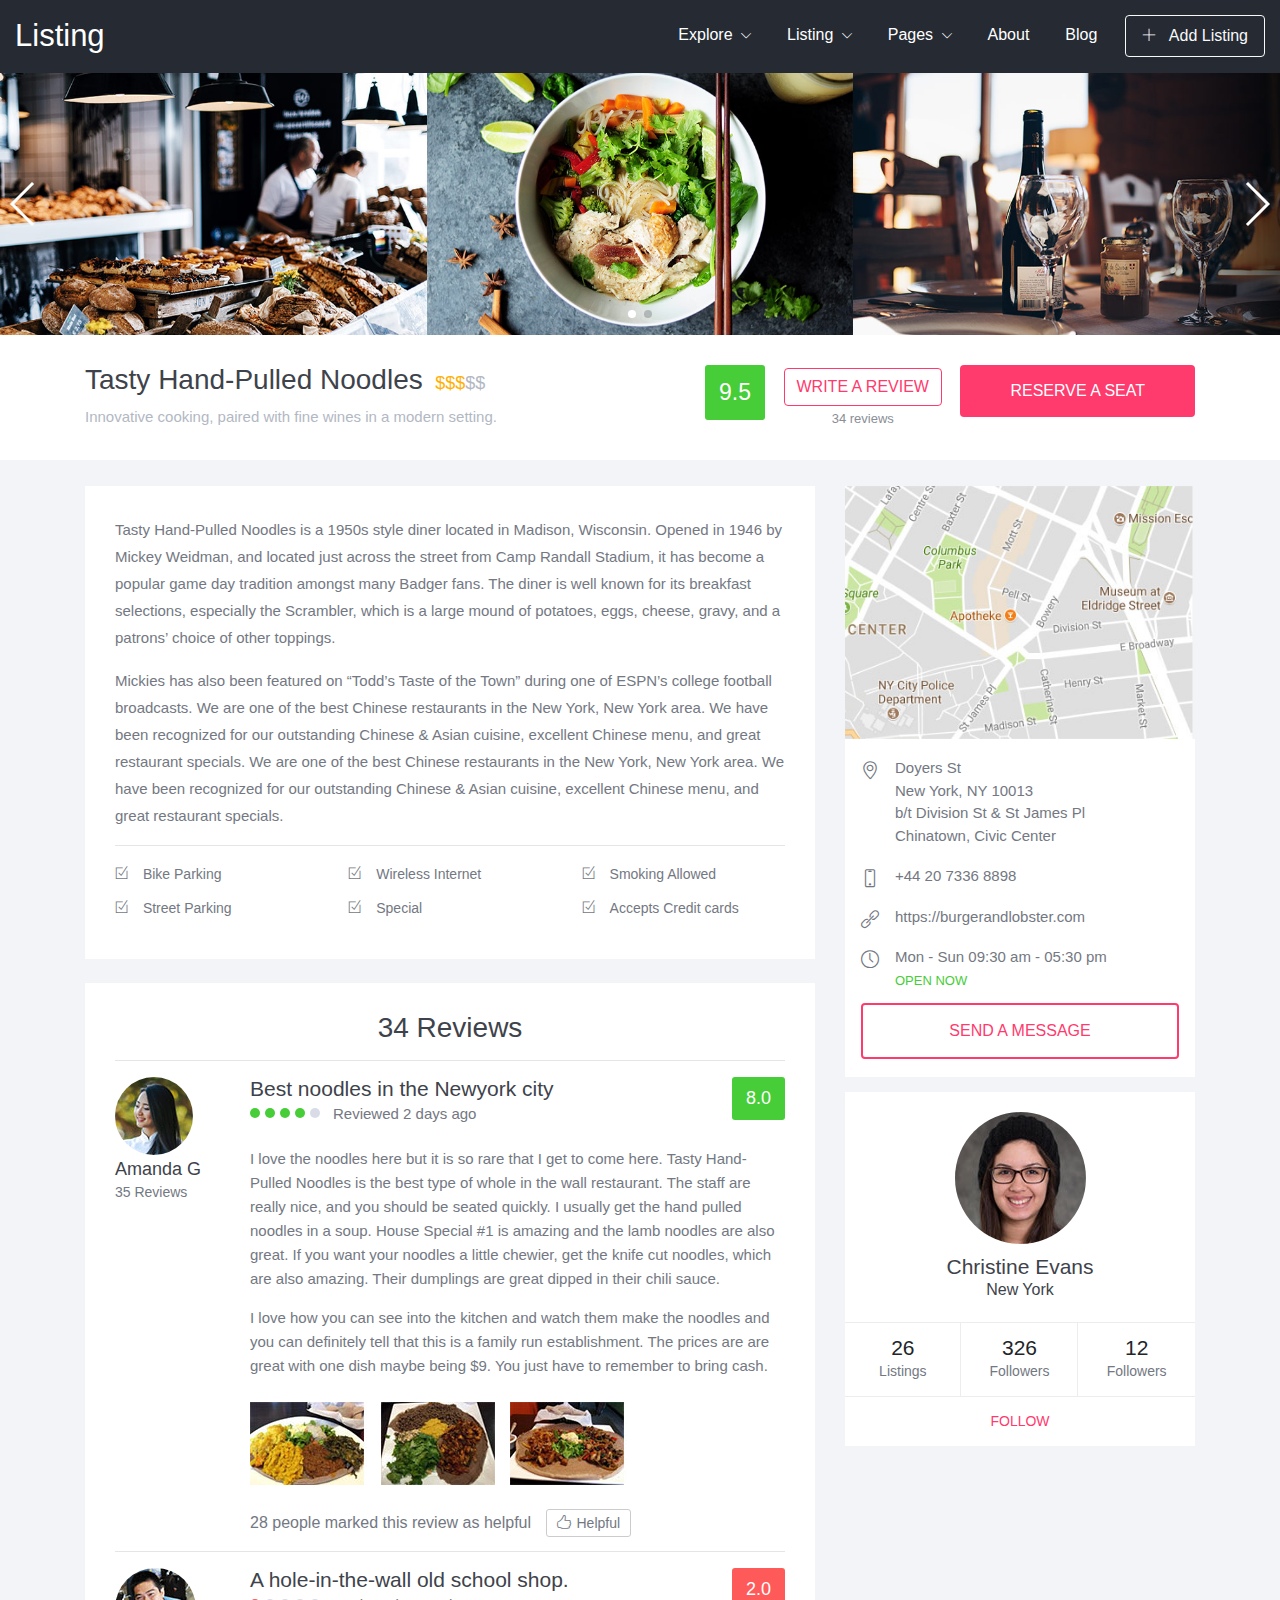
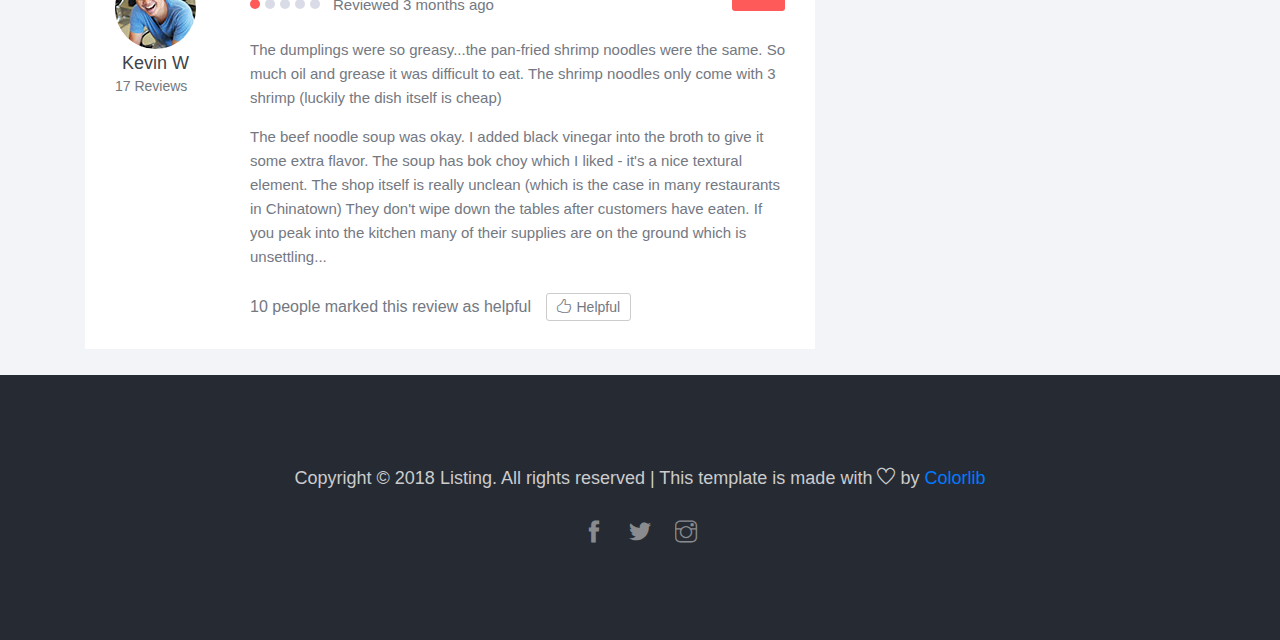
<file: listing-master/detail.html>
<!DOCTYPE html>
<html lang="en">

<head>
    <!-- Required meta tags -->
    <meta charset="utf-8">
    <meta http-equiv="X-UA-Compatible" content="IE=edge">
    <meta name="viewport" content="width=device-width, initial-scale=1, shrink-to-fit=no">
    <meta name="author" content="Colorlib">
    <meta name="description" content="#">
    <meta name="keywords" content="#">
    <!-- Favicons -->
    <link rel="shortcut icon" href="#">
    <!-- Page Title -->
    <title>Listing &amp; Directory Website Template</title>
    <!-- Bootstrap CSS -->
    <link rel="stylesheet" href="css/bootstrap.min.css">
    <!-- Google Fonts -->
    <link href="https://fonts.googleapis.com/css?family=Roboto:300,400,400i,500,700,900" rel="stylesheet">
    <!-- Simple line Icon -->
    <link rel="stylesheet" href="css/simple-line-icons.css">
    <!-- Themify Icon -->
    <link rel="stylesheet" href="css/themify-icons.css">
    <!-- Hover Effects -->
    <link rel="stylesheet" href="css/set1.css">
    <!-- Swipper Slider -->
    <link rel="stylesheet" href="css/swiper.min.css">
    <!-- Magnific Popup CSS -->
    <link rel="stylesheet" href="css/magnific-popup.css">
    <!-- Main CSS -->
    <link rel="stylesheet" href="css/style.css">
</head>

<body>
    <!--============================= HEADER =============================-->
    <div class="dark-bg sticky-top">
        <div class="container-fluid">
            <div class="row">
                <div class="col-md-12">
                    <nav class="navbar navbar-expand-lg navbar-light">
                        <a class="navbar-brand" href="index.html">Listing</a>
                        <button class="navbar-toggler" type="button" data-toggle="collapse" data-target="#navbarNavDropdown" aria-controls="navbarNavDropdown" aria-expanded="false" aria-label="Toggle navigation">
              <span class="icon-menu"></span>
            </button>
                        <div class="collapse navbar-collapse justify-content-end" id="navbarNavDropdown">
                            <ul class="navbar-nav">
                                <li class="nav-item dropdown">
                                    <a class="nav-link" href="#" id="navbarDropdownMenuLink" data-toggle="dropdown" aria-haspopup="true" aria-expanded="false">
                   Explore
                   <span class="icon-arrow-down"></span>
                 </a>
                                    <div class="dropdown-menu" aria-labelledby="navbarDropdownMenuLink">
                                        <a class="dropdown-item" href="#">Action</a>
                                        <a class="dropdown-item" href="#">Another action</a>
                                        <a class="dropdown-item" href="#">Something else here</a>
                                    </div>
                                </li>
                                <li class="nav-item dropdown">
                                    <a class="nav-link" href="#" id="navbarDropdownMenuLink1" data-toggle="dropdown" aria-haspopup="true" aria-expanded="false">
                  Listing
                  <span class="icon-arrow-down"></span>
                </a>
                                    <div class="dropdown-menu" aria-labelledby="navbarDropdownMenuLink">
                                        <a class="dropdown-item" href="#">Action</a>
                                        <a class="dropdown-item" href="#">Another action</a>
                                        <a class="dropdown-item" href="#">Something else here</a>
                                    </div>
                                </li>
                                <li class="nav-item dropdown">
                                    <a class="nav-link" href="#" id="navbarDropdownMenuLink2" data-toggle="dropdown" aria-haspopup="true" aria-expanded="false">
                  Pages
                  <span class="icon-arrow-down"></span>
                </a>
                                    <div class="dropdown-menu" aria-labelledby="navbarDropdownMenuLink">
                                        <a class="dropdown-item" href="#">Action</a>
                                        <a class="dropdown-item" href="#">Another action</a>
                                        <a class="dropdown-item" href="#">Something else here</a>
                                    </div>
                                </li>
                                <li class="nav-item active">
                                    <a class="nav-link" href="#">About</a>
                                </li>
                                <li class="nav-item">
                                    <a class="nav-link" href="#">Blog</a>
                                </li>
                                <li><a href="#" class="btn btn-outline-light top-btn"><span class="ti-plus"></span> Add Listing</a></li>
                            </ul>
                        </div>
                    </nav>
                </div>
            </div>
        </div>
    </div>
    <!--//END HEADER -->
    <!--============================= BOOKING =============================-->
    <div>
        <!-- Swiper -->
        <div class="swiper-container">
            <div class="swiper-wrapper">

                <div class="swiper-slide">
                    <a href="images/reserve-slide2.jpg" class="grid image-link">
                        <img src="images/reserve-slide2.jpg" class="img-fluid" alt="#">
                    </a>
                </div>
                <div class="swiper-slide">
                    <a href="images/reserve-slide1.jpg" class="grid image-link">
                        <img src="images/reserve-slide1.jpg" class="img-fluid" alt="#">
                    </a>
                </div>
                <div class="swiper-slide">
                    <a href="images/reserve-slide3.jpg" class="grid image-link">
                        <img src="images/reserve-slide3.jpg" class="img-fluid" alt="#">
                    </a>
                </div>
                <div class="swiper-slide">
                    <a href="images/reserve-slide1.jpg" class="grid image-link">
                        <img src="images/reserve-slide1.jpg" class="img-fluid" alt="#">
                    </a>
                </div>
                <div class="swiper-slide">
                    <a href="images/reserve-slide2.jpg" class="grid image-link">
                        <img src="images/reserve-slide2.jpg" class="img-fluid" alt="#">
                    </a>
                </div>
                <div class="swiper-slide">
                    <a href="images/reserve-slide3.jpg" class="grid image-link">
                        <img src="images/reserve-slide3.jpg" class="img-fluid" alt="#">
                    </a>
                </div>
            </div>
            <!-- Add Pagination -->
            <div class="swiper-pagination swiper-pagination-white"></div>
            <!-- Add Arrows -->
            <div class="swiper-button-next swiper-button-white"></div>
            <div class="swiper-button-prev swiper-button-white"></div>
        </div>
    </div>
    <!--//END BOOKING -->
    <!--============================= RESERVE A SEAT =============================-->
    <section class="reserve-block">
        <div class="container">
            <div class="row">
                <div class="col-md-6">
                    <h5>Tasty Hand-Pulled Noodles</h5>
                    <p><span>$$$</span>$$</p>
                    <p class="reserve-description">Innovative cooking, paired with fine wines in a modern setting.</p>
                </div>
                <div class="col-md-6">
                    <div class="reserve-seat-block">
                        <div class="reserve-rating">
                            <span>9.5</span>
                        </div>
                        <div class="review-btn">
                            <a href="#" class="btn btn-outline-danger">WRITE A REVIEW</a>
                            <span>34 reviews</span>
                        </div>
                        <div class="reserve-btn">
                            <div class="featured-btn-wrap">
                                <a href="#" class="btn btn-danger">RESERVE A SEAT</a>
                            </div>
                        </div>
                    </div>
                </div>
            </div>
        </div>
    </section>
    <!--//END RESERVE A SEAT -->
    <!--============================= BOOKING DETAILS =============================-->
    <section class="light-bg booking-details_wrap">
        <div class="container">
            <div class="row">
                <div class="col-md-8 responsive-wrap">
                    <div class="booking-checkbox_wrap">
                        <div class="booking-checkbox">
                            <p>Tasty Hand-Pulled Noodles is a 1950s style diner located in Madison, Wisconsin. Opened in 1946 by Mickey Weidman, and located just across the street from Camp Randall Stadium, it has become a popular game day tradition amongst
                                many Badger fans. The diner is well known for its breakfast selections, especially the Scrambler, which is a large mound of potatoes, eggs, cheese, gravy, and a patrons’ choice of other toppings.</p>
                            <p>Mickies has also been featured on “Todd’s Taste of the Town” during one of ESPN’s college football broadcasts. We are one of the best Chinese restaurants in the New York, New York area. We have been recognized for our outstanding
                                Chinese & Asian cuisine, excellent Chinese menu, and great restaurant specials. We are one of the best Chinese restaurants in the New York, New York area. We have been recognized for our outstanding Chinese & Asian cuisine,
                                excellent Chinese menu, and great restaurant specials.</p>
                            <hr>
                        </div>
                        <div class="row">
                            <div class="col-md-4">
                                <label class="custom-checkbox">
                        <span class="ti-check-box"></span>
                        <span class="custom-control-description">Bike Parking</span>
                      </label> </div>
                            <div class="col-md-4">
                                <label class="custom-checkbox">
                       <span class="ti-check-box"></span>
                       <span class="custom-control-description">Wireless Internet  </span>
                     </label>
                            </div>
                            <div class="col-md-4">
                                <label class="custom-checkbox">
                     <span class="ti-check-box"></span>
                     <span class="custom-control-description">Smoking Allowed  </span>
                   </label> </div>
                            <div class="col-md-4">
                                <label class="custom-checkbox">
                    <span class="ti-check-box"></span>
                    <span class="custom-control-description">Street Parking</span>
                  </label>
                            </div>
                            <div class="col-md-4">
                                <label class="custom-checkbox">
                   <span class="ti-check-box"></span>
                   <span class="custom-control-description">Special</span>
                 </label> </div>
                            <div class="col-md-4">
                                <label class="custom-checkbox">
                  <span class="ti-check-box"></span>
                  <span class="custom-control-description">Accepts Credit cards</span>
                </label>
                            </div>
                        </div>
                    </div>
                    <div class="booking-checkbox_wrap mt-4">
                        <h5>34 Reviews</h5>
                        <hr>
                        <div class="customer-review_wrap">
                            <div class="customer-img">
                                <img src="images/customer-img1.jpg" class="img-fluid" alt="#">
                                <p>Amanda G</p>
                                <span>35 Reviews</span>
                            </div>
                            <div class="customer-content-wrap">
                                <div class="customer-content">
                                    <div class="customer-review">
                                        <h6>Best noodles in the Newyork city</h6>
                                        <span></span>
                                        <span></span>
                                        <span></span>
                                        <span></span>
                                        <span class="round-icon-blank"></span>
                                        <p>Reviewed 2 days ago</p>
                                    </div>
                                    <div class="customer-rating">8.0</div>
                                </div>
                                <p class="customer-text">I love the noodles here but it is so rare that I get to come here. Tasty Hand-Pulled Noodles is the best type of whole in the wall restaurant. The staff are really nice, and you should be seated quickly. I usually get the
                                    hand pulled noodles in a soup. House Special #1 is amazing and the lamb noodles are also great. If you want your noodles a little chewier, get the knife cut noodles, which are also amazing. Their dumplings are great
                                    dipped in their chili sauce.
                                </p>
                                <p class="customer-text">I love how you can see into the kitchen and watch them make the noodles and you can definitely tell that this is a family run establishment. The prices are are great with one dish maybe being $9. You just have to remember
                                    to bring cash.
                                </p>
                                <ul>
                                    <li><img src="images/review-img1.jpg" class="img-fluid" alt="#"></li>
                                    <li><img src="images/review-img2.jpg" class="img-fluid" alt="#"></li>
                                    <li><img src="images/review-img3.jpg" class="img-fluid" alt="#"></li>
                                </ul>
                                <span>28 people marked this review as helpful</span>
                                <a href="#"><span class="icon-like"></span>Helpful</a>
                            </div>
                        </div>
                        <hr>
                        <div class="customer-review_wrap">
                            <div class="customer-img">
                                <img src="images/customer-img2.jpg" class="img-fluid" alt="#">
                                <p>Kevin W</p>
                                <span>17 Reviews</span>
                            </div>
                            <div class="customer-content-wrap">
                                <div class="customer-content">
                                    <div class="customer-review">
                                        <h6>A hole-in-the-wall old school shop.</h6>
                                        <span class="customer-rating-red"></span>
                                        <span class="round-icon-blank"></span>
                                        <span class="round-icon-blank"></span>
                                        <span class="round-icon-blank"></span>
                                        <span class="round-icon-blank"></span>
                                        <p>Reviewed 3 months ago</p>
                                    </div>
                                    <div class="customer-rating customer-rating-red">2.0</div>
                                </div>
                                <p class="customer-text">The dumplings were so greasy...the pan-fried shrimp noodles were the same. So much oil and grease it was difficult to eat. The shrimp noodles only come with 3 shrimp (luckily the dish itself is cheap) </p>
                                <p class="customer-text">The beef noodle soup was okay. I added black vinegar into the broth to give it some extra flavor. The soup has bok choy which I liked - it's a nice textural element. The shop itself is really unclean (which is the case
                                    in many restaurants in Chinatown) They don't wipe down the tables after customers have eaten. If you peak into the kitchen many of their supplies are on the ground which is unsettling... </p>
                                <span>10 people marked this review as helpful</span>
                                <a href="#"><span class="icon-like"></span>Helpful</a>
                            </div>
                        </div>
                    </div>
                </div>
                <div class="col-md-4 responsive-wrap">
                    <div class="contact-info">
                        <img src="images/map.jpg" class="img-fluid" alt="#">
                        <div class="address">
                            <span class="icon-location-pin"></span>
                            <p> Doyers St<br> New York, NY 10013<br> b/t Division St & St James Pl <br> Chinatown, Civic Center</p>
                        </div>
                        <div class="address">
                            <span class="icon-screen-smartphone"></span>
                            <p> +44 20 7336 8898</p>
                        </div>
                        <div class="address">
                            <span class="icon-link"></span>
                            <p>https://burgerandlobster.com</p>
                        </div>
                        <div class="address">
                            <span class="icon-clock"></span>
                            <p>Mon - Sun 09:30 am - 05:30 pm <br>
                                <span class="open-now">OPEN NOW</span></p>
                        </div>
                        <a href="#" class="btn btn-outline-danger btn-contact">SEND A MESSAGE</a>
                    </div>
                    <div class="follow">
                        <div class="follow-img">
                            <img src="images/follow-img.jpg" class="img-fluid" alt="#">
                            <h6>Christine Evans</h6>
                            <span>New York</span>
                        </div>
                        <ul class="social-counts">
                            <li>
                                <h6>26</h6>
                                <span>Listings</span>
                            </li>
                            <li>
                                <h6>326</h6>
                                <span>Followers</span>
                            </li>
                            <li>
                                <h6>12</h6>
                                <span>Followers</span>
                            </li>
                        </ul>
                        <a href="#">FOLLOW</a>
                    </div>
                </div>
            </div>
        </div>
    </section>
    <!--//END BOOKING DETAILS -->
    <!--============================= FOOTER =============================-->
    <footer class="main-block dark-bg">
        <div class="container">
            <div class="row">
                <div class="col-md-12">
                    <div class="copyright">
                        <!-- Link back to Colorlib can't be removed. Template is licensed under CC BY 3.0. -->
                        <p>Copyright &copy; 2018 Listing. All rights reserved | This template is made with <i class="ti-heart" aria-hidden="true"></i> by <a href="https://colorlib.com" target="_blank">Colorlib</a></p>
                        <!-- Link back to Colorlib can't be removed. Template is licensed under CC BY 3.0. -->
                        <ul>
                            <li><a href="#"><span class="ti-facebook"></span></a></li>
                            <li><a href="#"><span class="ti-twitter-alt"></span></a></li>
                            <li><a href="#"><span class="ti-instagram"></span></a></li>
                        </ul>
                    </div>
                </div>
            </div>
        </div>
    </footer>
    <!--//END FOOTER -->




    <!-- jQuery, Bootstrap JS. -->
    <!-- jQuery first, then Popper.js, then Bootstrap JS -->
    <script src="js/jquery-3.2.1.min.js"></script>
    <script src="js/popper.min.js"></script>
    <script src="js/bootstrap.min.js"></script>
    <!-- Magnific popup JS -->
    <script src="js/jquery.magnific-popup.js"></script>
    <!-- Swipper Slider JS -->
    <script src="js/swiper.min.js"></script>
    <script>
        var swiper = new Swiper('.swiper-container', {
            slidesPerView: 3,
            slidesPerGroup: 3,
            loop: true,
            loopFillGroupWithBlank: true,
            pagination: {
                el: '.swiper-pagination',
                clickable: true,
            },
            navigation: {
                nextEl: '.swiper-button-next',
                prevEl: '.swiper-button-prev',
            },
        });
    </script>
    <script>
        if ($('.image-link').length) {
            $('.image-link').magnificPopup({
                type: 'image',
                gallery: {
                    enabled: true
                }
            });
        }
        if ($('.image-link2').length) {
            $('.image-link2').magnificPopup({
                type: 'image',
                gallery: {
                    enabled: true
                }
            });
        }
    </script>
</body>

</html>
</file>
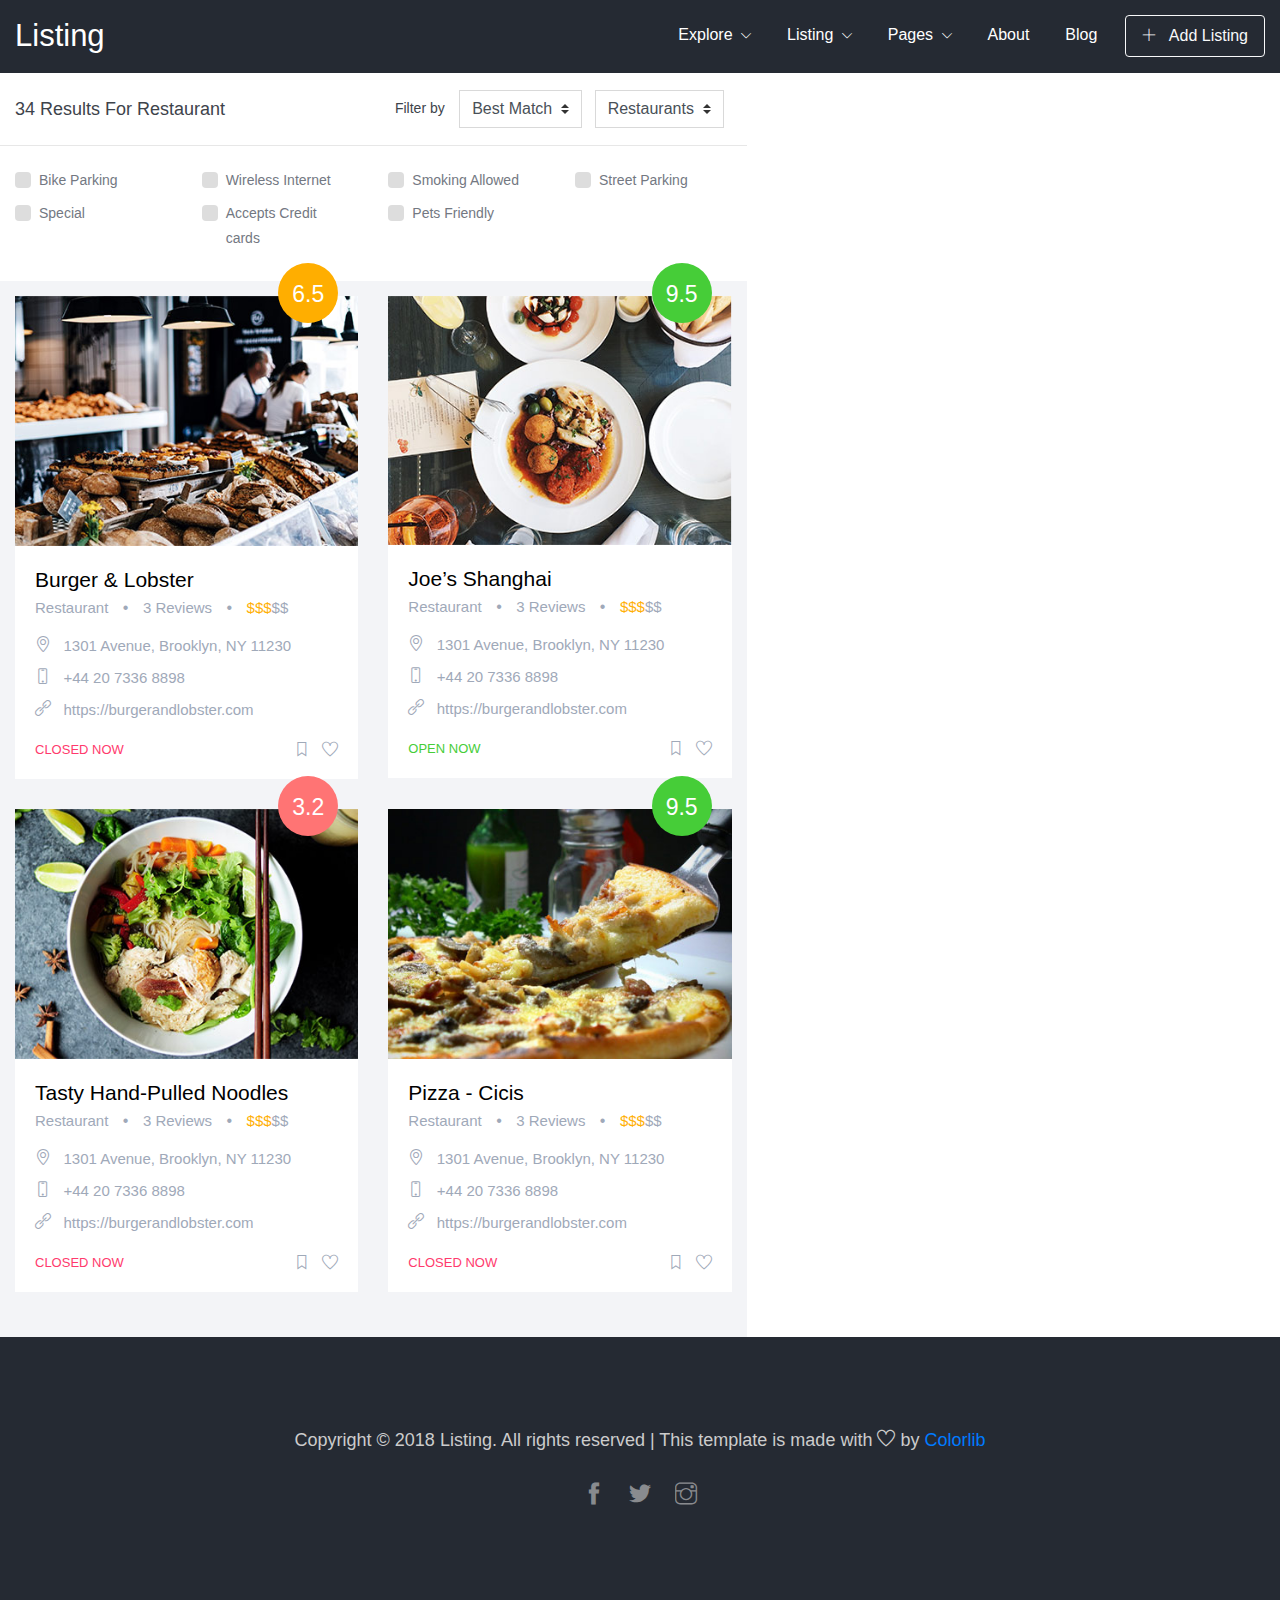
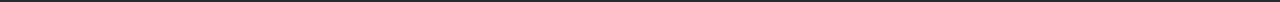
<file: listing-master/listing.html>
<!DOCTYPE html>
<html lang="en">

<head>
    <!-- Required meta tags -->
    <meta charset="utf-8">
    <meta http-equiv="X-UA-Compatible" content="IE=edge">
    <meta name="viewport" content="width=device-width, initial-scale=1, shrink-to-fit=no">
    <meta name="author" content="Colorlib">
    <meta name="description" content="#">
    <meta name="keywords" content="#">
    <!-- Favicons -->
    <link rel="shortcut icon" href="#">
    <!-- Page Title -->
    <title>Listing &amp; Directory Website Template</title>
    <!-- Bootstrap CSS -->
    <link rel="stylesheet" href="css/bootstrap.min.css">
    <!-- Google Fonts -->
    <link href="https://fonts.googleapis.com/css?family=Roboto:300,400,400i,500,700,900" rel="stylesheet">
    <!-- Simple line Icon -->
    <link rel="stylesheet" href="css/simple-line-icons.css">
    <!-- Themify Icon -->
    <link rel="stylesheet" href="css/themify-icons.css">
    <!-- Hover Effects -->
    <link rel="stylesheet" href="css/set1.css">
    <!-- Main CSS -->
    <link rel="stylesheet" href="css/style.css">
</head>

<body>
    <!--============================= HEADER =============================-->
    <div class="dark-bg sticky-top">
        <div class="container-fluid">
            <div class="row">
                <div class="col-md-12">
                    <nav class="navbar navbar-expand-lg navbar-light">
                        <a class="navbar-brand" href="index.html">Listing</a>
                        <button class="navbar-toggler" type="button" data-toggle="collapse" data-target="#navbarNavDropdown" aria-controls="navbarNavDropdown" aria-expanded="false" aria-label="Toggle navigation">
              <span class="icon-menu"></span>
            </button>
                        <div class="collapse navbar-collapse justify-content-end" id="navbarNavDropdown">
                            <ul class="navbar-nav">
                                <li class="nav-item dropdown">
                                    <a class="nav-link" href="#" id="navbarDropdownMenuLink" data-toggle="dropdown" aria-haspopup="true" aria-expanded="false">
                   Explore
                   <span class="icon-arrow-down"></span>
                 </a>
                                    <div class="dropdown-menu" aria-labelledby="navbarDropdownMenuLink">
                                        <a class="dropdown-item" href="#">Action</a>
                                        <a class="dropdown-item" href="#">Another action</a>
                                        <a class="dropdown-item" href="#">Something else here</a>
                                    </div>
                                </li>
                                <li class="nav-item dropdown">
                                    <a class="nav-link" href="#" id="navbarDropdownMenuLink1" data-toggle="dropdown" aria-haspopup="true" aria-expanded="false">
                  Listing
                  <span class="icon-arrow-down"></span>
                </a>
                                    <div class="dropdown-menu" aria-labelledby="navbarDropdownMenuLink">
                                        <a class="dropdown-item" href="#">Action</a>
                                        <a class="dropdown-item" href="#">Another action</a>
                                        <a class="dropdown-item" href="#">Something else here</a>
                                    </div>
                                </li>
                                <li class="nav-item dropdown">
                                    <a class="nav-link" href="#" id="navbarDropdownMenuLink2" data-toggle="dropdown" aria-haspopup="true" aria-expanded="false">
                  Pages
                  <span class="icon-arrow-down"></span>
                </a>
                                    <div class="dropdown-menu" aria-labelledby="navbarDropdownMenuLink">
                                        <a class="dropdown-item" href="#">Action</a>
                                        <a class="dropdown-item" href="#">Another action</a>
                                        <a class="dropdown-item" href="#">Something else here</a>
                                    </div>
                                </li>
                                <li class="nav-item active">
                                    <a class="nav-link" href="#">About</a>
                                </li>
                                <li class="nav-item">
                                    <a class="nav-link" href="#">Blog</a>
                                </li>
                                <li><a href="#" class="btn btn-outline-light top-btn"><span class="ti-plus"></span> Add Listing</a></li>
                            </ul>
                        </div>
                    </nav>
                </div>
            </div>
        </div>
    </div>
    <!--//END HEADER -->
    <!--============================= DETAIL =============================-->
    <section>
        <div class="container-fluid">
            <div class="row">
                <div class="col-md-7 responsive-wrap">
                    <div class="row detail-filter-wrap">
                        <div class="col-md-4 featured-responsive">
                            <div class="detail-filter-text">
                                <p>34 Results For <span>Restaurant</span></p>
                            </div>
                        </div>
                        <div class="col-md-8 featured-responsive">
                            <div class="detail-filter">
                                <p>Filter by</p>
                                <form class="filter-dropdown">
                                    <select class="custom-select mb-2 mr-sm-2 mb-sm-0" id="inlineFormCustomSelect">
                  <option selected>Best Match</option>
                  <option value="1">One</option>
                  <option value="2">Two</option>
                  <option value="3">Three</option>
                </select>
                                </form>
                                <form class="filter-dropdown">
                                    <select class="custom-select mb-2 mr-sm-2 mb-sm-0" id="inlineFormCustomSelect1">
                  <option selected>Restaurants</option>
                  <option value="1">One</option>
                  <option value="2">Two</option>
                  <option value="3">Three</option>
                </select>
                                </form>
                                <div class="map-responsive-wrap">
                                    <a class="map-icon" href="#"><span class="icon-location-pin"></span></a>
                                </div>
                            </div>
                        </div>
                    </div>
                    <div class="row detail-checkbox-wrap">
                        <div class="col-sm-12 col-md-6 col-lg-4 col-xl-3">

                            <label class="custom-control custom-checkbox">
                <input type="checkbox" class="custom-control-input">
                <span class="custom-control-indicator"></span>
                <span class="custom-control-description">Bike Parking</span>
              </label>
                        </div>
                        <div class="col-sm-12 col-md-6 col-lg-4 col-xl-3">
                            <label class="custom-control custom-checkbox">
                <input type="checkbox" class="custom-control-input">
                <span class="custom-control-indicator"></span>
                <span class="custom-control-description">Wireless Internet  </span>
              </label>
                        </div>

                        <div class="col-sm-12 col-md-6 col-lg-4 col-xl-3">

                            <label class="custom-control custom-checkbox">
                <input type="checkbox" class="custom-control-input">
                <span class="custom-control-indicator"></span>
                <span class="custom-control-description">Smoking Allowed  </span>
              </label>
                        </div>
                        <div class="col-sm-12 col-md-6 col-lg-4 col-xl-3">
                            <label class="custom-control custom-checkbox">
                <input type="checkbox" class="custom-control-input">
                <span class="custom-control-indicator"></span>
                <span class="custom-control-description">Street Parking</span>
              </label>
                        </div>

                        <div class="col-sm-12 col-md-6 col-lg-4 col-xl-3">

                            <label class="custom-control custom-checkbox">
                <input type="checkbox" class="custom-control-input">
                <span class="custom-control-indicator"></span>
                <span class="custom-control-description">Special</span>
              </label>
                        </div>
                        <div class="col-sm-12 col-md-6 col-lg-4 col-xl-3">
                            <label class="custom-control custom-checkbox">
                <input type="checkbox" class="custom-control-input">
                <span class="custom-control-indicator"></span>
                <span class="custom-control-description">Accepts Credit cards</span>
              </label>
                        </div>

                        <div class="col-sm-12 col-md-6 col-lg-4 col-xl-3">

                            <label class="custom-control custom-checkbox">
                <input type="checkbox" class="custom-control-input">
                <span class="custom-control-indicator"></span>
                <span class="custom-control-description">Pets Friendly</span>
              </label>

                        </div>
                    </div>
                    <div class="row light-bg detail-options-wrap">
                        <div class="col-sm-6 col-lg-12 col-xl-6 featured-responsive">
                            <div class="featured-place-wrap">
                                <a href="detail.html">
                                    <img src="images/featured1.jpg" class="img-fluid" alt="#">
                                    <span class="featured-rating-orange ">6.5</span>
                                    <div class="featured-title-box">
                                        <h6>Burger &amp; Lobster</h6>
                                        <p>Restaurant </p> <span>• </span>
                                        <p>3 Reviews</p> <span> • </span>
                                        <p><span>$$$</span>$$</p>
                                        <ul>
                                            <li><span class="icon-location-pin"></span>
                                                <p>1301 Avenue, Brooklyn, NY 11230</p>
                                            </li>
                                            <li><span class="icon-screen-smartphone"></span>
                                                <p>+44 20 7336 8898</p>
                                            </li>
                                            <li><span class="icon-link"></span>
                                                <p>https://burgerandlobster.com</p>
                                            </li>

                                        </ul>
                                        <div class="bottom-icons">
                                            <div class="closed-now">CLOSED NOW</div>
                                            <span class="ti-heart"></span>
                                            <span class="ti-bookmark"></span>
                                        </div>
                                    </div>
                                </a>
                            </div>
                        </div>
                        <div class="col-sm-6 col-lg-12 col-xl-6 featured-responsive">
                            <div class="featured-place-wrap">
                                <a href="detail.html">
                                    <img src="images/featured2.jpg" class="img-fluid" alt="#">
                                    <span class="featured-rating-green">9.5</span>
                                    <div class="featured-title-box">
                                        <h6>Joe’s Shanghai</h6>
                                        <p>Restaurant </p> <span>• </span>
                                        <p>3 Reviews</p> <span> • </span>
                                        <p><span>$$$</span>$$</p>
                                        <ul>
                                            <li><span class="icon-location-pin"></span>
                                                <p>1301 Avenue, Brooklyn, NY 11230</p>
                                            </li>
                                            <li><span class="icon-screen-smartphone"></span>
                                                <p>+44 20 7336 8898</p>
                                            </li>
                                            <li><span class="icon-link"></span>
                                                <p>https://burgerandlobster.com</p>
                                            </li>

                                        </ul>
                                        <div class="bottom-icons">
                                            <div class="open-now">OPEN NOW</div>
                                            <span class="ti-heart"></span>
                                            <span class="ti-bookmark"></span>
                                        </div>
                                    </div>
                                </a>
                            </div>
                        </div>

                        <div class="col-sm-6 col-lg-12 col-xl-6 featured-responsive">
                            <div class="featured-place-wrap">
                                <a href="detail.html">
                                    <img src="images/featured3.jpg" class="img-fluid" alt="#">
                                    <span class="featured-rating">3.2</span>
                                    <div class="featured-title-box">
                                        <h6>Tasty Hand-Pulled Noodles</h6>
                                        <p>Restaurant </p> <span>• </span>
                                        <p>3 Reviews</p> <span> • </span>
                                        <p><span>$$$</span>$$</p>
                                        <ul>
                                            <li><span class="icon-location-pin"></span>
                                                <p>1301 Avenue, Brooklyn, NY 11230</p>
                                            </li>
                                            <li><span class="icon-screen-smartphone"></span>
                                                <p>+44 20 7336 8898</p>
                                            </li>
                                            <li><span class="icon-link"></span>
                                                <p>https://burgerandlobster.com</p>
                                            </li>

                                        </ul>
                                        <div class="bottom-icons">
                                            <div class="closed-now">CLOSED NOW</div>
                                            <span class="ti-heart"></span>
                                            <span class="ti-bookmark"></span>
                                        </div>
                                    </div>
                                </a>
                            </div>
                        </div>
                        <div class="col-sm-6 col-lg-12 col-xl-6 featured-responsive">
                            <div class="featured-place-wrap">
                                <a href="detail.html">
                                    <img src="images/featured4.jpg" class="img-fluid" alt="#">
                                    <span class="featured-rating-green">9.5</span>
                                    <div class="featured-title-box">
                                        <h6>Pizza - Cicis</h6>
                                        <p>Restaurant </p> <span>• </span>
                                        <p>3 Reviews</p> <span> • </span>
                                        <p><span>$$$</span>$$</p>
                                        <ul>
                                            <li><span class="icon-location-pin"></span>
                                                <p>1301 Avenue, Brooklyn, NY 11230</p>
                                            </li>
                                            <li><span class="icon-screen-smartphone"></span>
                                                <p>+44 20 7336 8898</p>
                                            </li>
                                            <li><span class="icon-link"></span>
                                                <p>https://burgerandlobster.com</p>
                                            </li>

                                        </ul>
                                        <div class="bottom-icons">
                                            <div class="closed-now">CLOSED NOW</div>
                                            <span class="ti-heart"></span>
                                            <span class="ti-bookmark"></span>
                                        </div>
                                    </div>
                                </a>
                            </div>
                        </div>
                    </div>
                </div>
                <div class="col-md-5 responsive-wrap map-wrap">
                    <div class="map-fix">
                        <!-- data-toggle="affix" -->
                        <!-- Google map will appear here! Edit the Latitude, Longitude and Zoom Level below using data-attr-*  -->
                        <div id="map" data-lat="40.674" data-lon="-73.945" data-zoom="14"></div>
                    </div>
                </div>
            </div>
        </div>
    </section>
    <!--//END DETAIL -->
    <!--============================= FOOTER =============================-->
    <footer class="main-block dark-bg">
        <div class="container">
            <div class="row">
                <div class="col-md-12">
                    <div class="copyright">
                        <!-- Link back to Colorlib can't be removed. Template is licensed under CC BY 3.0. -->
                        <p>Copyright &copy; 2018 Listing. All rights reserved | This template is made with <i class="ti-heart" aria-hidden="true"></i> by <a href="https://colorlib.com" target="_blank">Colorlib</a></p>
                        <!-- Link back to Colorlib can't be removed. Template is licensed under CC BY 3.0. -->
                        <ul>
                            <li><a href="#"><span class="ti-facebook"></span></a></li>
                            <li><a href="#"><span class="ti-twitter-alt"></span></a></li>
                            <li><a href="#"><span class="ti-instagram"></span></a></li>
                        </ul>
                    </div>
                </div>
            </div>
        </div>
    </footer>
    <!--//END FOOTER -->




    <!-- jQuery, Bootstrap JS. -->
    <!-- jQuery first, then Popper.js, then Bootstrap JS -->
    <script src="js/jquery-3.2.1.min.js"></script>
    <script src="js/popper.min.js"></script>
    <script src="js/bootstrap.min.js"></script>


    <script>
        $(".map-icon").click(function() {
            $(".map-fix").toggle();
        });
    </script>
    <script>
        // Want to customize colors? go to snazzymaps.com
        function myMap() {
            var maplat = $('#map').data('lat');
            var maplon = $('#map').data('lon');
            var mapzoom = $('#map').data('zoom');
            // Styles a map in night mode.
            var map = new google.maps.Map(document.getElementById('map'), {
                center: {
                    lat: maplat,
                    lng: maplon
                },
                zoom: mapzoom,
                scrollwheel: false
            });
            var marker = new google.maps.Marker({
                position: {
                    lat: maplat,
                    lng: maplon
                },
                map: map,
                title: 'We are here!'
            });
        }
    </script>
    <!-- Map JS (Please change the API key below. Read documentation for more info) -->
    <script src="https://maps.googleapis.com/maps/api/js?callback=myMap&key=AIzaSyDMTUkJAmi1ahsx9uCGSgmcSmqDTBF9ygg"></script>
</body>

</html>
</file>
<file: listing-master/css/simple-line-icons.css>
@font-face {
  font-family: 'simple-line-icons';
  src: url('../fonts/Simple-Line-Icons.eot?v=2.4.0');
  src: url('../fonts/Simple-Line-Icons.eot?v=2.4.0#iefix') format('embedded-opentype'), url('../fonts/Simple-Line-Icons.woff2?v=2.4.0') format('woff2'), url('../fonts/Simple-Line-Icons.ttf?v=2.4.0') format('truetype'), url('../fonts/Simple-Line-Icons.woff?v=2.4.0') format('woff'), url('../fonts/Simple-Line-Icons.svg?v=2.4.0#simple-line-icons') format('svg');
  font-weight: normal;
  font-style: normal;
}
/*
 Use the following CSS code if you want to have a class per icon.
 Instead of a list of all class selectors, you can use the generic [class*="icon-"] selector, but it's slower:
*/
.icon-user,
.icon-people,
.icon-user-female,
.icon-user-follow,
.icon-user-following,
.icon-user-unfollow,
.icon-login,
.icon-logout,
.icon-emotsmile,
.icon-phone,
.icon-call-end,
.icon-call-in,
.icon-call-out,
.icon-map,
.icon-location-pin,
.icon-direction,
.icon-directions,
.icon-compass,
.icon-layers,
.icon-menu,
.icon-list,
.icon-options-vertical,
.icon-options,
.icon-arrow-down,
.icon-arrow-left,
.icon-arrow-right,
.icon-arrow-up,
.icon-arrow-up-circle,
.icon-arrow-left-circle,
.icon-arrow-right-circle,
.icon-arrow-down-circle,
.icon-check,
.icon-clock,
.icon-plus,
.icon-minus,
.icon-close,
.icon-event,
.icon-exclamation,
.icon-organization,
.icon-trophy,
.icon-screen-smartphone,
.icon-screen-desktop,
.icon-plane,
.icon-notebook,
.icon-mustache,
.icon-mouse,
.icon-magnet,
.icon-energy,
.icon-disc,
.icon-cursor,
.icon-cursor-move,
.icon-crop,
.icon-chemistry,
.icon-speedometer,
.icon-shield,
.icon-screen-tablet,
.icon-magic-wand,
.icon-hourglass,
.icon-graduation,
.icon-ghost,
.icon-game-controller,
.icon-fire,
.icon-eyeglass,
.icon-envelope-open,
.icon-envelope-letter,
.icon-bell,
.icon-badge,
.icon-anchor,
.icon-wallet,
.icon-vector,
.icon-speech,
.icon-puzzle,
.icon-printer,
.icon-present,
.icon-playlist,
.icon-pin,
.icon-picture,
.icon-handbag,
.icon-globe-alt,
.icon-globe,
.icon-folder-alt,
.icon-folder,
.icon-film,
.icon-feed,
.icon-drop,
.icon-drawer,
.icon-docs,
.icon-doc,
.icon-diamond,
.icon-cup,
.icon-calculator,
.icon-bubbles,
.icon-briefcase,
.icon-book-open,
.icon-basket-loaded,
.icon-basket,
.icon-bag,
.icon-action-undo,
.icon-action-redo,
.icon-wrench,
.icon-umbrella,
.icon-trash,
.icon-tag,
.icon-support,
.icon-frame,
.icon-size-fullscreen,
.icon-size-actual,
.icon-shuffle,
.icon-share-alt,
.icon-share,
.icon-rocket,
.icon-question,
.icon-pie-chart,
.icon-pencil,
.icon-note,
.icon-loop,
.icon-home,
.icon-grid,
.icon-graph,
.icon-microphone,
.icon-music-tone-alt,
.icon-music-tone,
.icon-earphones-alt,
.icon-earphones,
.icon-equalizer,
.icon-like,
.icon-dislike,
.icon-control-start,
.icon-control-rewind,
.icon-control-play,
.icon-control-pause,
.icon-control-forward,
.icon-control-end,
.icon-volume-1,
.icon-volume-2,
.icon-volume-off,
.icon-calendar,
.icon-bulb,
.icon-chart,
.icon-ban,
.icon-bubble,
.icon-camrecorder,
.icon-camera,
.icon-cloud-download,
.icon-cloud-upload,
.icon-envelope,
.icon-eye,
.icon-flag,
.icon-heart,
.icon-info,
.icon-key,
.icon-link,
.icon-lock,
.icon-lock-open,
.icon-magnifier,
.icon-magnifier-add,
.icon-magnifier-remove,
.icon-paper-clip,
.icon-paper-plane,
.icon-power,
.icon-refresh,
.icon-reload,
.icon-settings,
.icon-star,
.icon-symbol-female,
.icon-symbol-male,
.icon-target,
.icon-credit-card,
.icon-paypal,
.icon-social-tumblr,
.icon-social-twitter,
.icon-social-facebook,
.icon-social-instagram,
.icon-social-linkedin,
.icon-social-pinterest,
.icon-social-github,
.icon-social-google,
.icon-social-reddit,
.icon-social-skype,
.icon-social-dribbble,
.icon-social-behance,
.icon-social-foursqare,
.icon-social-soundcloud,
.icon-social-spotify,
.icon-social-stumbleupon,
.icon-social-youtube,
.icon-social-dropbox,
.icon-social-vkontakte,
.icon-social-steam {
  font-family: 'simple-line-icons';
  speak: none;
  font-style: normal;
  font-weight: normal;
  font-variant: normal;
  text-transform: none;
  line-height: 1;
  /* Better Font Rendering =========== */
  -webkit-font-smoothing: antialiased;
  -moz-osx-font-smoothing: grayscale;
}
.icon-user:before {
  content: "\e005";
}
.icon-people:before {
  content: "\e001";
}
.icon-user-female:before {
  content: "\e000";
}
.icon-user-follow:before {
  content: "\e002";
}
.icon-user-following:before {
  content: "\e003";
}
.icon-user-unfollow:before {
  content: "\e004";
}
.icon-login:before {
  content: "\e066";
}
.icon-logout:before {
  content: "\e065";
}
.icon-emotsmile:before {
  content: "\e021";
}
.icon-phone:before {
  content: "\e600";
}
.icon-call-end:before {
  content: "\e048";
}
.icon-call-in:before {
  content: "\e047";
}
.icon-call-out:before {
  content: "\e046";
}
.icon-map:before {
  content: "\e033";
}
.icon-location-pin:before {
  content: "\e096";
}
.icon-direction:before {
  content: "\e042";
}
.icon-directions:before {
  content: "\e041";
}
.icon-compass:before {
  content: "\e045";
}
.icon-layers:before {
  content: "\e034";
}
.icon-menu:before {
  content: "\e601";
}
.icon-list:before {
  content: "\e067";
}
.icon-options-vertical:before {
  content: "\e602";
}
.icon-options:before {
  content: "\e603";
}
.icon-arrow-down:before {
  content: "\e604";
}
.icon-arrow-left:before {
  content: "\e605";
}
.icon-arrow-right:before {
  content: "\e606";
}
.icon-arrow-up:before {
  content: "\e607";
}
.icon-arrow-up-circle:before {
  content: "\e078";
}
.icon-arrow-left-circle:before {
  content: "\e07a";
}
.icon-arrow-right-circle:before {
  content: "\e079";
}
.icon-arrow-down-circle:before {
  content: "\e07b";
}
.icon-check:before {
  content: "\e080";
}
.icon-clock:before {
  content: "\e081";
}
.icon-plus:before {
  content: "\e095";
}
.icon-minus:before {
  content: "\e615";
}
.icon-close:before {
  content: "\e082";
}
.icon-event:before {
  content: "\e619";
}
.icon-exclamation:before {
  content: "\e617";
}
.icon-organization:before {
  content: "\e616";
}
.icon-trophy:before {
  content: "\e006";
}
.icon-screen-smartphone:before {
  content: "\e010";
}
.icon-screen-desktop:before {
  content: "\e011";
}
.icon-plane:before {
  content: "\e012";
}
.icon-notebook:before {
  content: "\e013";
}
.icon-mustache:before {
  content: "\e014";
}
.icon-mouse:before {
  content: "\e015";
}
.icon-magnet:before {
  content: "\e016";
}
.icon-energy:before {
  content: "\e020";
}
.icon-disc:before {
  content: "\e022";
}
.icon-cursor:before {
  content: "\e06e";
}
.icon-cursor-move:before {
  content: "\e023";
}
.icon-crop:before {
  content: "\e024";
}
.icon-chemistry:before {
  content: "\e026";
}
.icon-speedometer:before {
  content: "\e007";
}
.icon-shield:before {
  content: "\e00e";
}
.icon-screen-tablet:before {
  content: "\e00f";
}
.icon-magic-wand:before {
  content: "\e017";
}
.icon-hourglass:before {
  content: "\e018";
}
.icon-graduation:before {
  content: "\e019";
}
.icon-ghost:before {
  content: "\e01a";
}
.icon-game-controller:before {
  content: "\e01b";
}
.icon-fire:before {
  content: "\e01c";
}
.icon-eyeglass:before {
  content: "\e01d";
}
.icon-envelope-open:before {
  content: "\e01e";
}
.icon-envelope-letter:before {
  content: "\e01f";
}
.icon-bell:before {
  content: "\e027";
}
.icon-badge:before {
  content: "\e028";
}
.icon-anchor:before {
  content: "\e029";
}
.icon-wallet:before {
  content: "\e02a";
}
.icon-vector:before {
  content: "\e02b";
}
.icon-speech:before {
  content: "\e02c";
}
.icon-puzzle:before {
  content: "\e02d";
}
.icon-printer:before {
  content: "\e02e";
}
.icon-present:before {
  content: "\e02f";
}
.icon-playlist:before {
  content: "\e030";
}
.icon-pin:before {
  content: "\e031";
}
.icon-picture:before {
  content: "\e032";
}
.icon-handbag:before {
  content: "\e035";
}
.icon-globe-alt:before {
  content: "\e036";
}
.icon-globe:before {
  content: "\e037";
}
.icon-folder-alt:before {
  content: "\e039";
}
.icon-folder:before {
  content: "\e089";
}
.icon-film:before {
  content: "\e03a";
}
.icon-feed:before {
  content: "\e03b";
}
.icon-drop:before {
  content: "\e03e";
}
.icon-drawer:before {
  content: "\e03f";
}
.icon-docs:before {
  content: "\e040";
}
.icon-doc:before {
  content: "\e085";
}
.icon-diamond:before {
  content: "\e043";
}
.icon-cup:before {
  content: "\e044";
}
.icon-calculator:before {
  content: "\e049";
}
.icon-bubbles:before {
  content: "\e04a";
}
.icon-briefcase:before {
  content: "\e04b";
}
.icon-book-open:before {
  content: "\e04c";
}
.icon-basket-loaded:before {
  content: "\e04d";
}
.icon-basket:before {
  content: "\e04e";
}
.icon-bag:before {
  content: "\e04f";
}
.icon-action-undo:before {
  content: "\e050";
}
.icon-action-redo:before {
  content: "\e051";
}
.icon-wrench:before {
  content: "\e052";
}
.icon-umbrella:before {
  content: "\e053";
}
.icon-trash:before {
  content: "\e054";
}
.icon-tag:before {
  content: "\e055";
}
.icon-support:before {
  content: "\e056";
}
.icon-frame:before {
  content: "\e038";
}
.icon-size-fullscreen:before {
  content: "\e057";
}
.icon-size-actual:before {
  content: "\e058";
}
.icon-shuffle:before {
  content: "\e059";
}
.icon-share-alt:before {
  content: "\e05a";
}
.icon-share:before {
  content: "\e05b";
}
.icon-rocket:before {
  content: "\e05c";
}
.icon-question:before {
  content: "\e05d";
}
.icon-pie-chart:before {
  content: "\e05e";
}
.icon-pencil:before {
  content: "\e05f";
}
.icon-note:before {
  content: "\e060";
}
.icon-loop:before {
  content: "\e064";
}
.icon-home:before {
  content: "\e069";
}
.icon-grid:before {
  content: "\e06a";
}
.icon-graph:before {
  content: "\e06b";
}
.icon-microphone:before {
  content: "\e063";
}
.icon-music-tone-alt:before {
  content: "\e061";
}
.icon-music-tone:before {
  content: "\e062";
}
.icon-earphones-alt:before {
  content: "\e03c";
}
.icon-earphones:before {
  content: "\e03d";
}
.icon-equalizer:before {
  content: "\e06c";
}
.icon-like:before {
  content: "\e068";
}
.icon-dislike:before {
  content: "\e06d";
}
.icon-control-start:before {
  content: "\e06f";
}
.icon-control-rewind:before {
  content: "\e070";
}
.icon-control-play:before {
  content: "\e071";
}
.icon-control-pause:before {
  content: "\e072";
}
.icon-control-forward:before {
  content: "\e073";
}
.icon-control-end:before {
  content: "\e074";
}
.icon-volume-1:before {
  content: "\e09f";
}
.icon-volume-2:before {
  content: "\e0a0";
}
.icon-volume-off:before {
  content: "\e0a1";
}
.icon-calendar:before {
  content: "\e075";
}
.icon-bulb:before {
  content: "\e076";
}
.icon-chart:before {
  content: "\e077";
}
.icon-ban:before {
  content: "\e07c";
}
.icon-bubble:before {
  content: "\e07d";
}
.icon-camrecorder:before {
  content: "\e07e";
}
.icon-camera:before {
  content: "\e07f";
}
.icon-cloud-download:before {
  content: "\e083";
}
.icon-cloud-upload:before {
  content: "\e084";
}
.icon-envelope:before {
  content: "\e086";
}
.icon-eye:before {
  content: "\e087";
}
.icon-flag:before {
  content: "\e088";
}
.icon-heart:before {
  content: "\e08a";
}
.icon-info:before {
  content: "\e08b";
}
.icon-key:before {
  content: "\e08c";
}
.icon-link:before {
  content: "\e08d";
}
.icon-lock:before {
  content: "\e08e";
}
.icon-lock-open:before {
  content: "\e08f";
}
.icon-magnifier:before {
  content: "\e090";
}
.icon-magnifier-add:before {
  content: "\e091";
}
.icon-magnifier-remove:before {
  content: "\e092";
}
.icon-paper-clip:before {
  content: "\e093";
}
.icon-paper-plane:before {
  content: "\e094";
}
.icon-power:before {
  content: "\e097";
}
.icon-refresh:before {
  content: "\e098";
}
.icon-reload:before {
  content: "\e099";
}
.icon-settings:before {
  content: "\e09a";
}
.icon-star:before {
  content: "\e09b";
}
.icon-symbol-female:before {
  content: "\e09c";
}
.icon-symbol-male:before {
  content: "\e09d";
}
.icon-target:before {
  content: "\e09e";
}
.icon-credit-card:before {
  content: "\e025";
}
.icon-paypal:before {
  content: "\e608";
}
.icon-social-tumblr:before {
  content: "\e00a";
}
.icon-social-twitter:before {
  content: "\e009";
}
.icon-social-facebook:before {
  content: "\e00b";
}
.icon-social-instagram:before {
  content: "\e609";
}
.icon-social-linkedin:before {
  content: "\e60a";
}
.icon-social-pinterest:before {
  content: "\e60b";
}
.icon-social-github:before {
  content: "\e60c";
}
.icon-social-google:before {
  content: "\e60d";
}
.icon-social-reddit:before {
  content: "\e60e";
}
.icon-social-skype:before {
  content: "\e60f";
}
.icon-social-dribbble:before {
  content: "\e00d";
}
.icon-social-behance:before {
  content: "\e610";
}
.icon-social-foursqare:before {
  content: "\e611";
}
.icon-social-soundcloud:before {
  content: "\e612";
}
.icon-social-spotify:before {
  content: "\e613";
}
.icon-social-stumbleupon:before {
  content: "\e614";
}
.icon-social-youtube:before {
  content: "\e008";
}
.icon-social-dropbox:before {
  content: "\e00c";
}
.icon-social-vkontakte:before {
  content: "\e618";
}
.icon-social-steam:before {
  content: "\e620";
}
</file>
<file: listing-master/css/themify-icons.css>
@font-face {
	font-family: 'themify';
	src:url('../fonts/themify.eot?-fvbane');
	src:url('../fonts/themify.eot?#iefix-fvbane') format('embedded-opentype'),
	url('../fonts/themify.woff?-fvbane') format('woff'),
	url('../fonts/themify.ttf?-fvbane') format('truetype'),
	url('../fonts/themify.svg?-fvbane#themify') format('svg');
	font-weight: normal;
	font-style: normal;
}

[class^="ti-"], [class*=" ti-"] {
	font-family: 'themify';
	speak: none;
	font-style: normal;
	font-weight: normal;
	font-variant: normal;
	text-transform: none;
	line-height: 1;

	/* Better Font Rendering =========== */
	-webkit-font-smoothing: antialiased;
	-moz-osx-font-smoothing: grayscale;
}

.ti-wand:before {
	content: "\e600";
}
.ti-volume:before {
	content: "\e601";
}
.ti-user:before {
	content: "\e602";
}
.ti-unlock:before {
	content: "\e603";
}
.ti-unlink:before {
	content: "\e604";
}
.ti-trash:before {
	content: "\e605";
}
.ti-thought:before {
	content: "\e606";
}
.ti-target:before {
	content: "\e607";
}
.ti-tag:before {
	content: "\e608";
}
.ti-tablet:before {
	content: "\e609";
}
.ti-star:before {
	content: "\e60a";
}
.ti-spray:before {
	content: "\e60b";
}
.ti-signal:before {
	content: "\e60c";
}
.ti-shopping-cart:before {
	content: "\e60d";
}
.ti-shopping-cart-full:before {
	content: "\e60e";
}
.ti-settings:before {
	content: "\e60f";
}
.ti-search:before {
	content: "\e610";
}
.ti-zoom-in:before {
	content: "\e611";
}
.ti-zoom-out:before {
	content: "\e612";
}
.ti-cut:before {
	content: "\e613";
}
.ti-ruler:before {
	content: "\e614";
}
.ti-ruler-pencil:before {
	content: "\e615";
}
.ti-ruler-alt:before {
	content: "\e616";
}
.ti-bookmark:before {
	content: "\e617";
}
.ti-bookmark-alt:before {
	content: "\e618";
}
.ti-reload:before {
	content: "\e619";
}
.ti-plus:before {
	content: "\e61a";
}
.ti-pin:before {
	content: "\e61b";
}
.ti-pencil:before {
	content: "\e61c";
}
.ti-pencil-alt:before {
	content: "\e61d";
}
.ti-paint-roller:before {
	content: "\e61e";
}
.ti-paint-bucket:before {
	content: "\e61f";
}
.ti-na:before {
	content: "\e620";
}
.ti-mobile:before {
	content: "\e621";
}
.ti-minus:before {
	content: "\e622";
}
.ti-medall:before {
	content: "\e623";
}
.ti-medall-alt:before {
	content: "\e624";
}
.ti-marker:before {
	content: "\e625";
}
.ti-marker-alt:before {
	content: "\e626";
}
.ti-arrow-up:before {
	content: "\e627";
}
.ti-arrow-right:before {
	content: "\e628";
}
.ti-arrow-left:before {
	content: "\e629";
}
.ti-arrow-down:before {
	content: "\e62a";
}
.ti-lock:before {
	content: "\e62b";
}
.ti-location-arrow:before {
	content: "\e62c";
}
.ti-link:before {
	content: "\e62d";
}
.ti-layout:before {
	content: "\e62e";
}
.ti-layers:before {
	content: "\e62f";
}
.ti-layers-alt:before {
	content: "\e630";
}
.ti-key:before {
	content: "\e631";
}
.ti-import:before {
	content: "\e632";
}
.ti-image:before {
	content: "\e633";
}
.ti-heart:before {
	content: "\e634";
}
.ti-heart-broken:before {
	content: "\e635";
}
.ti-hand-stop:before {
	content: "\e636";
}
.ti-hand-open:before {
	content: "\e637";
}
.ti-hand-drag:before {
	content: "\e638";
}
.ti-folder:before {
	content: "\e639";
}
.ti-flag:before {
	content: "\e63a";
}
.ti-flag-alt:before {
	content: "\e63b";
}
.ti-flag-alt-2:before {
	content: "\e63c";
}
.ti-eye:before {
	content: "\e63d";
}
.ti-export:before {
	content: "\e63e";
}
.ti-exchange-vertical:before {
	content: "\e63f";
}
.ti-desktop:before {
	content: "\e640";
}
.ti-cup:before {
	content: "\e641";
}
.ti-crown:before {
	content: "\e642";
}
.ti-comments:before {
	content: "\e643";
}
.ti-comment:before {
	content: "\e644";
}
.ti-comment-alt:before {
	content: "\e645";
}
.ti-close:before {
	content: "\e646";
}
.ti-clip:before {
	content: "\e647";
}
.ti-angle-up:before {
	content: "\e648";
}
.ti-angle-right:before {
	content: "\e649";
}
.ti-angle-left:before {
	content: "\e64a";
}
.ti-angle-down:before {
	content: "\e64b";
}
.ti-check:before {
	content: "\e64c";
}
.ti-check-box:before {
	content: "\e64d";
}
.ti-camera:before {
	content: "\e64e";
}
.ti-announcement:before {
	content: "\e64f";
}
.ti-brush:before {
	content: "\e650";
}
.ti-briefcase:before {
	content: "\e651";
}
.ti-bolt:before {
	content: "\e652";
}
.ti-bolt-alt:before {
	content: "\e653";
}
.ti-blackboard:before {
	content: "\e654";
}
.ti-bag:before {
	content: "\e655";
}
.ti-move:before {
	content: "\e656";
}
.ti-arrows-vertical:before {
	content: "\e657";
}
.ti-arrows-horizontal:before {
	content: "\e658";
}
.ti-fullscreen:before {
	content: "\e659";
}
.ti-arrow-top-right:before {
	content: "\e65a";
}
.ti-arrow-top-left:before {
	content: "\e65b";
}
.ti-arrow-circle-up:before {
	content: "\e65c";
}
.ti-arrow-circle-right:before {
	content: "\e65d";
}
.ti-arrow-circle-left:before {
	content: "\e65e";
}
.ti-arrow-circle-down:before {
	content: "\e65f";
}
.ti-angle-double-up:before {
	content: "\e660";
}
.ti-angle-double-right:before {
	content: "\e661";
}
.ti-angle-double-left:before {
	content: "\e662";
}
.ti-angle-double-down:before {
	content: "\e663";
}
.ti-zip:before {
	content: "\e664";
}
.ti-world:before {
	content: "\e665";
}
.ti-wheelchair:before {
	content: "\e666";
}
.ti-view-list:before {
	content: "\e667";
}
.ti-view-list-alt:before {
	content: "\e668";
}
.ti-view-grid:before {
	content: "\e669";
}
.ti-uppercase:before {
	content: "\e66a";
}
.ti-upload:before {
	content: "\e66b";
}
.ti-underline:before {
	content: "\e66c";
}
.ti-truck:before {
	content: "\e66d";
}
.ti-timer:before {
	content: "\e66e";
}
.ti-ticket:before {
	content: "\e66f";
}
.ti-thumb-up:before {
	content: "\e670";
}
.ti-thumb-down:before {
	content: "\e671";
}
.ti-text:before {
	content: "\e672";
}
.ti-stats-up:before {
	content: "\e673";
}
.ti-stats-down:before {
	content: "\e674";
}
.ti-split-v:before {
	content: "\e675";
}
.ti-split-h:before {
	content: "\e676";
}
.ti-smallcap:before {
	content: "\e677";
}
.ti-shine:before {
	content: "\e678";
}
.ti-shift-right:before {
	content: "\e679";
}
.ti-shift-left:before {
	content: "\e67a";
}
.ti-shield:before {
	content: "\e67b";
}
.ti-notepad:before {
	content: "\e67c";
}
.ti-server:before {
	content: "\e67d";
}
.ti-quote-right:before {
	content: "\e67e";
}
.ti-quote-left:before {
	content: "\e67f";
}
.ti-pulse:before {
	content: "\e680";
}
.ti-printer:before {
	content: "\e681";
}
.ti-power-off:before {
	content: "\e682";
}
.ti-plug:before {
	content: "\e683";
}
.ti-pie-chart:before {
	content: "\e684";
}
.ti-paragraph:before {
	content: "\e685";
}
.ti-panel:before {
	content: "\e686";
}
.ti-package:before {
	content: "\e687";
}
.ti-music:before {
	content: "\e688";
}
.ti-music-alt:before {
	content: "\e689";
}
.ti-mouse:before {
	content: "\e68a";
}
.ti-mouse-alt:before {
	content: "\e68b";
}
.ti-money:before {
	content: "\e68c";
}
.ti-microphone:before {
	content: "\e68d";
}
.ti-menu:before {
	content: "\e68e";
}
.ti-menu-alt:before {
	content: "\e68f";
}
.ti-map:before {
	content: "\e690";
}
.ti-map-alt:before {
	content: "\e691";
}
.ti-loop:before {
	content: "\e692";
}
.ti-location-pin:before {
	content: "\e693";
}
.ti-list:before {
	content: "\e694";
}
.ti-light-bulb:before {
	content: "\e695";
}
.ti-Italic:before {
	content: "\e696";
}
.ti-info:before {
	content: "\e697";
}
.ti-infinite:before {
	content: "\e698";
}
.ti-id-badge:before {
	content: "\e699";
}
.ti-hummer:before {
	content: "\e69a";
}
.ti-home:before {
	content: "\e69b";
}
.ti-help:before {
	content: "\e69c";
}
.ti-headphone:before {
	content: "\e69d";
}
.ti-harddrives:before {
	content: "\e69e";
}
.ti-harddrive:before {
	content: "\e69f";
}
.ti-gift:before {
	content: "\e6a0";
}
.ti-game:before {
	content: "\e6a1";
}
.ti-filter:before {
	content: "\e6a2";
}
.ti-files:before {
	content: "\e6a3";
}
.ti-file:before {
	content: "\e6a4";
}
.ti-eraser:before {
	content: "\e6a5";
}
.ti-envelope:before {
	content: "\e6a6";
}
.ti-download:before {
	content: "\e6a7";
}
.ti-direction:before {
	content: "\e6a8";
}
.ti-direction-alt:before {
	content: "\e6a9";
}
.ti-dashboard:before {
	content: "\e6aa";
}
.ti-control-stop:before {
	content: "\e6ab";
}
.ti-control-shuffle:before {
	content: "\e6ac";
}
.ti-control-play:before {
	content: "\e6ad";
}
.ti-control-pause:before {
	content: "\e6ae";
}
.ti-control-forward:before {
	content: "\e6af";
}
.ti-control-backward:before {
	content: "\e6b0";
}
.ti-cloud:before {
	content: "\e6b1";
}
.ti-cloud-up:before {
	content: "\e6b2";
}
.ti-cloud-down:before {
	content: "\e6b3";
}
.ti-clipboard:before {
	content: "\e6b4";
}
.ti-car:before {
	content: "\e6b5";
}
.ti-calendar:before {
	content: "\e6b6";
}
.ti-book:before {
	content: "\e6b7";
}
.ti-bell:before {
	content: "\e6b8";
}
.ti-basketball:before {
	content: "\e6b9";
}
.ti-bar-chart:before {
	content: "\e6ba";
}
.ti-bar-chart-alt:before {
	content: "\e6bb";
}
.ti-back-right:before {
	content: "\e6bc";
}
.ti-back-left:before {
	content: "\e6bd";
}
.ti-arrows-corner:before {
	content: "\e6be";
}
.ti-archive:before {
	content: "\e6bf";
}
.ti-anchor:before {
	content: "\e6c0";
}
.ti-align-right:before {
	content: "\e6c1";
}
.ti-align-left:before {
	content: "\e6c2";
}
.ti-align-justify:before {
	content: "\e6c3";
}
.ti-align-center:before {
	content: "\e6c4";
}
.ti-alert:before {
	content: "\e6c5";
}
.ti-alarm-clock:before {
	content: "\e6c6";
}
.ti-agenda:before {
	content: "\e6c7";
}
.ti-write:before {
	content: "\e6c8";
}
.ti-window:before {
	content: "\e6c9";
}
.ti-widgetized:before {
	content: "\e6ca";
}
.ti-widget:before {
	content: "\e6cb";
}
.ti-widget-alt:before {
	content: "\e6cc";
}
.ti-wallet:before {
	content: "\e6cd";
}
.ti-video-clapper:before {
	content: "\e6ce";
}
.ti-video-camera:before {
	content: "\e6cf";
}
.ti-vector:before {
	content: "\e6d0";
}
.ti-themify-logo:before {
	content: "\e6d1";
}
.ti-themify-favicon:before {
	content: "\e6d2";
}
.ti-themify-favicon-alt:before {
	content: "\e6d3";
}
.ti-support:before {
	content: "\e6d4";
}
.ti-stamp:before {
	content: "\e6d5";
}
.ti-split-v-alt:before {
	content: "\e6d6";
}
.ti-slice:before {
	content: "\e6d7";
}
.ti-shortcode:before {
	content: "\e6d8";
}
.ti-shift-right-alt:before {
	content: "\e6d9";
}
.ti-shift-left-alt:before {
	content: "\e6da";
}
.ti-ruler-alt-2:before {
	content: "\e6db";
}
.ti-receipt:before {
	content: "\e6dc";
}
.ti-pin2:before {
	content: "\e6dd";
}
.ti-pin-alt:before {
	content: "\e6de";
}
.ti-pencil-alt2:before {
	content: "\e6df";
}
.ti-palette:before {
	content: "\e6e0";
}
.ti-more:before {
	content: "\e6e1";
}
.ti-more-alt:before {
	content: "\e6e2";
}
.ti-microphone-alt:before {
	content: "\e6e3";
}
.ti-magnet:before {
	content: "\e6e4";
}
.ti-line-double:before {
	content: "\e6e5";
}
.ti-line-dotted:before {
	content: "\e6e6";
}
.ti-line-dashed:before {
	content: "\e6e7";
}
.ti-layout-width-full:before {
	content: "\e6e8";
}
.ti-layout-width-default:before {
	content: "\e6e9";
}
.ti-layout-width-default-alt:before {
	content: "\e6ea";
}
.ti-layout-tab:before {
	content: "\e6eb";
}
.ti-layout-tab-window:before {
	content: "\e6ec";
}
.ti-layout-tab-v:before {
	content: "\e6ed";
}
.ti-layout-tab-min:before {
	content: "\e6ee";
}
.ti-layout-slider:before {
	content: "\e6ef";
}
.ti-layout-slider-alt:before {
	content: "\e6f0";
}
.ti-layout-sidebar-right:before {
	content: "\e6f1";
}
.ti-layout-sidebar-none:before {
	content: "\e6f2";
}
.ti-layout-sidebar-left:before {
	content: "\e6f3";
}
.ti-layout-placeholder:before {
	content: "\e6f4";
}
.ti-layout-menu:before {
	content: "\e6f5";
}
.ti-layout-menu-v:before {
	content: "\e6f6";
}
.ti-layout-menu-separated:before {
	content: "\e6f7";
}
.ti-layout-menu-full:before {
	content: "\e6f8";
}
.ti-layout-media-right-alt:before {
	content: "\e6f9";
}
.ti-layout-media-right:before {
	content: "\e6fa";
}
.ti-layout-media-overlay:before {
	content: "\e6fb";
}
.ti-layout-media-overlay-alt:before {
	content: "\e6fc";
}
.ti-layout-media-overlay-alt-2:before {
	content: "\e6fd";
}
.ti-layout-media-left-alt:before {
	content: "\e6fe";
}
.ti-layout-media-left:before {
	content: "\e6ff";
}
.ti-layout-media-center-alt:before {
	content: "\e700";
}
.ti-layout-media-center:before {
	content: "\e701";
}
.ti-layout-list-thumb:before {
	content: "\e702";
}
.ti-layout-list-thumb-alt:before {
	content: "\e703";
}
.ti-layout-list-post:before {
	content: "\e704";
}
.ti-layout-list-large-image:before {
	content: "\e705";
}
.ti-layout-line-solid:before {
	content: "\e706";
}
.ti-layout-grid4:before {
	content: "\e707";
}
.ti-layout-grid3:before {
	content: "\e708";
}
.ti-layout-grid2:before {
	content: "\e709";
}
.ti-layout-grid2-thumb:before {
	content: "\e70a";
}
.ti-layout-cta-right:before {
	content: "\e70b";
}
.ti-layout-cta-left:before {
	content: "\e70c";
}
.ti-layout-cta-center:before {
	content: "\e70d";
}
.ti-layout-cta-btn-right:before {
	content: "\e70e";
}
.ti-layout-cta-btn-left:before {
	content: "\e70f";
}
.ti-layout-column4:before {
	content: "\e710";
}
.ti-layout-column3:before {
	content: "\e711";
}
.ti-layout-column2:before {
	content: "\e712";
}
.ti-layout-accordion-separated:before {
	content: "\e713";
}
.ti-layout-accordion-merged:before {
	content: "\e714";
}
.ti-layout-accordion-list:before {
	content: "\e715";
}
.ti-ink-pen:before {
	content: "\e716";
}
.ti-info-alt:before {
	content: "\e717";
}
.ti-help-alt:before {
	content: "\e718";
}
.ti-headphone-alt:before {
	content: "\e719";
}
.ti-hand-point-up:before {
	content: "\e71a";
}
.ti-hand-point-right:before {
	content: "\e71b";
}
.ti-hand-point-left:before {
	content: "\e71c";
}
.ti-hand-point-down:before {
	content: "\e71d";
}
.ti-gallery:before {
	content: "\e71e";
}
.ti-face-smile:before {
	content: "\e71f";
}
.ti-face-sad:before {
	content: "\e720";
}
.ti-credit-card:before {
	content: "\e721";
}
.ti-control-skip-forward:before {
	content: "\e722";
}
.ti-control-skip-backward:before {
	content: "\e723";
}
.ti-control-record:before {
	content: "\e724";
}
.ti-control-eject:before {
	content: "\e725";
}
.ti-comments-smiley:before {
	content: "\e726";
}
.ti-brush-alt:before {
	content: "\e727";
}
.ti-youtube:before {
	content: "\e728";
}
.ti-vimeo:before {
	content: "\e729";
}
.ti-twitter:before {
	content: "\e72a";
}
.ti-time:before {
	content: "\e72b";
}
.ti-tumblr:before {
	content: "\e72c";
}
.ti-skype:before {
	content: "\e72d";
}
.ti-share:before {
	content: "\e72e";
}
.ti-share-alt:before {
	content: "\e72f";
}
.ti-rocket:before {
	content: "\e730";
}
.ti-pinterest:before {
	content: "\e731";
}
.ti-new-window:before {
	content: "\e732";
}
.ti-microsoft:before {
	content: "\e733";
}
.ti-list-ol:before {
	content: "\e734";
}
.ti-linkedin:before {
	content: "\e735";
}
.ti-layout-sidebar-2:before {
	content: "\e736";
}
.ti-layout-grid4-alt:before {
	content: "\e737";
}
.ti-layout-grid3-alt:before {
	content: "\e738";
}
.ti-layout-grid2-alt:before {
	content: "\e739";
}
.ti-layout-column4-alt:before {
	content: "\e73a";
}
.ti-layout-column3-alt:before {
	content: "\e73b";
}
.ti-layout-column2-alt:before {
	content: "\e73c";
}
.ti-instagram:before {
	content: "\e73d";
}
.ti-google:before {
	content: "\e73e";
}
.ti-github:before {
	content: "\e73f";
}
.ti-flickr:before {
	content: "\e740";
}
.ti-facebook:before {
	content: "\e741";
}
.ti-dropbox:before {
	content: "\e742";
}
.ti-dribbble:before {
	content: "\e743";
}
.ti-apple:before {
	content: "\e744";
}
.ti-android:before {
	content: "\e745";
}
.ti-save:before {
	content: "\e746";
}
.ti-save-alt:before {
	content: "\e747";
}
.ti-yahoo:before {
	content: "\e748";
}
.ti-wordpress:before {
	content: "\e749";
}
.ti-vimeo-alt:before {
	content: "\e74a";
}
.ti-twitter-alt:before {
	content: "\e74b";
}
.ti-tumblr-alt:before {
	content: "\e74c";
}
.ti-trello:before {
	content: "\e74d";
}
.ti-stack-overflow:before {
	content: "\e74e";
}
.ti-soundcloud:before {
	content: "\e74f";
}
.ti-sharethis:before {
	content: "\e750";
}
.ti-sharethis-alt:before {
	content: "\e751";
}
.ti-reddit:before {
	content: "\e752";
}
.ti-pinterest-alt:before {
	content: "\e753";
}
.ti-microsoft-alt:before {
	content: "\e754";
}
.ti-linux:before {
	content: "\e755";
}
.ti-jsfiddle:before {
	content: "\e756";
}
.ti-joomla:before {
	content: "\e757";
}
.ti-html5:before {
	content: "\e758";
}
.ti-flickr-alt:before {
	content: "\e759";
}
.ti-email:before {
	content: "\e75a";
}
.ti-drupal:before {
	content: "\e75b";
}
.ti-dropbox-alt:before {
	content: "\e75c";
}
.ti-css3:before {
	content: "\e75d";
}
.ti-rss:before {
	content: "\e75e";
}
.ti-rss-alt:before {
	content: "\e75f";
}
</file>
<file: styles.css>
* {
    margin: 0;
    padding: 0;
    box-sizing: border-box;
}

html {
    background: #ffffff;
    overflow-x: hidden;
    width: 100%;
    max-width: 100vw;
}

body {
    font-family: 'Roboto', sans-serif;
    background: #ffffff;
    min-height: 100vh;
    color: #1f2937;
    -webkit-font-smoothing: antialiased;
    -moz-osx-font-smoothing: grayscale;
    -webkit-user-select: none;
    -moz-user-select: none;
    -ms-user-select: none;
    user-select: none;
    overflow-x: hidden;
    width: 100%;
    max-width: 100vw;
}

/* Skip to main content link - hidden until focused */
.skip-to-main {
    position: absolute;
    top: -100px;
    left: 0;
    background: #111827;
    color: #ffffff;
    padding: 12px 24px;
    text-decoration: none;
    z-index: 10000;
    font-weight: 500;
    border-radius: 0 0 4px 0;
}

.skip-to-main:focus {
    top: 0;
    outline: 3px solid #C1666B;
    outline-offset: 2px;
}

/* Focus states for all interactive elements */
a:focus,
button:focus,
input:focus,
textarea:focus,
select:focus {
    outline: 3px solid #C1666B;
    outline-offset: 2px;
}

button:focus-visible,
.carousel-arrow:focus-visible,
.category-arrow-btn:focus-visible,
.hamburger-menu:focus-visible {
    outline: 3px solid #C1666B;
    outline-offset: 2px;
    box-shadow: 0 0 0 2px #ffffff, 0 0 0 5px #C1666B;
}

a:focus-visible {
    outline: 3px solid #C1666B;
    outline-offset: 2px;
}

input:focus-visible,
textarea:focus-visible,
select:focus-visible {
    outline: 3px solid #C1666B;
    outline-offset: 2px;
}

/* Remove default outline for mouse users but keep for keyboard */
button:focus:not(:focus-visible),
a:focus:not(:focus-visible),
input:focus:not(:focus-visible) {
    outline: none;
}

/* Header */
header {
    background: #C1666B !important; /* Always solid burgundy on all devices */
    position: fixed;
    top: 0;
    left: 0;
    right: 0;
    z-index: 50;
    border-bottom: 1px solid rgba(255, 255, 255, 0.2);
    box-shadow: 0 2px 8px rgba(193, 102, 107, 0.3);
}

header.loaded {
    background: #C1666B !important;
}

header.scrolled {
    background: #C1666B !important;
    box-shadow: 0 2px 8px rgba(193, 102, 107, 0.3);
    border-bottom: 1px solid rgba(255, 255, 255, 0.2);
}

header.scrolled nav > a,
header.scrolled .nav-dropdown-toggle {
    font-weight: 300;
}

.visually-hidden {
    position: absolute !important;
    width: 1px !important;
    height: 1px !important;
    padding: 0 !important;
    margin: -1px !important;
    overflow: hidden !important;
    clip: rect(0, 0, 0, 0) !important;
    white-space: nowrap !important;
    border: 0 !important;
}

.header-container {
    max-width: 1400px;
    margin: 0 auto;
    padding: 10px 24px;
    display: flex;
    justify-content: space-between;
    align-items: center;
    position: relative;
    gap: 16px;
}

/* Nav Search Bar */
.nav-search-form {
    position: relative;
    flex: 1;
    max-width: 300px;
    display: none; /* Hidden on mobile by default */
}

@media (min-width: 768px) {
    .nav-search-form {
        display: block;
    }
}

.nav-search-icon {
    position: absolute;
    left: 12px;
    top: 50%;
    transform: translateY(-50%);
    color: #C1666B;
    font-size: 12px;
    pointer-events: none;
}

.nav-search-input {
    width: 100%;
    padding: 8px 14px 8px 34px;
    border-radius: 9999px;
    border: 1px solid rgba(255, 255, 255, 0.85);
    outline: none;
    background: #ffffff;
    backdrop-filter: blur(10px);
    color: #8B4049;
    font-size: 13px;
    transition: all 0.3s ease;
    -webkit-user-select: text;
    -moz-user-select: text;
    -ms-user-select: text;
    user-select: text;
}

.nav-search-input::placeholder {
    color: rgba(139, 64, 73, 0.6);
}

.nav-search-input:focus {
    background: #ffffff;
    border-color: rgba(255, 255, 255, 1);
    box-shadow: 0 0 0 3px rgba(255, 255, 255, 0.6);
}

header.scrolled .nav-search-input {
    background: rgba(255, 255, 255, 0.9);
    color: #111827;
    border-color: rgba(193, 102, 107, 0.3);
}

header.scrolled .nav-search-input::placeholder {
    color: #9ca3af;
}

header.scrolled .nav-search-icon {
    color: #C1666B;
}

.logo {
    display: flex;
    align-items: center;
    gap: 12px;
}

.logo a {
    display: flex;
    align-items: center;
    text-decoration: none;
    gap: 12px;
    transition: opacity 0.3s ease;
}

.logo a:hover {
    opacity: 0.8;
}

.logo-img {
    width: 48px;
    height: 48px;
    object-fit: contain;
    background: transparent;
    display: block;
}

.logo-text h1 {
    font-family: 'Roboto', sans-serif;
    font-size: 26px;
    font-weight: 400;
    color: #fff;
    margin: 0;
    letter-spacing: -0.5px;
    text-shadow: 0 2px 8px rgba(0, 0, 0, 0.4);
}

.logo-text p {
    font-size: 13px;
    color: #e5e7eb;
    margin: 0;
    font-weight: 400;
    text-shadow: 0 2px 6px rgba(0, 0, 0, 0.3);
}

/* Hamburger Menu Button */
.hamburger-menu {
    display: flex;
    flex-direction: column;
    justify-content: space-around;
    width: 32px;
    height: 32px;
    background: transparent;
    border: none;
    cursor: pointer;
    padding: 0;
    z-index: 1001;
}

.hamburger-menu span {
    width: 28px;
    height: 3px;
    background: #fff;
    border-radius: 2px;
    transition: all 0.3s ease;
    display: block;
}

.hamburger-menu.active span:nth-child(1) {
    transform: rotate(45deg) translate(8px, 8px);
}

.hamburger-menu.active span:nth-child(2) {
    opacity: 0;
}

.hamburger-menu.active span:nth-child(3) {
    transform: rotate(-45deg) translate(8px, -8px);
}

/* Ensure header is always burgundy on mobile */
@media (max-width: 767px) {
    header {
        background: #C1666B !important;
    }
    
    header.loaded,
    header.scrolled {
        background: #C1666B !important;
    }
    
    /* Ensure hamburger menu lines are white on burgundy background */
    .hamburger-menu span {
        background: #fff !important;
    }
}

@media (min-width: 768px) {
    .hamburger-menu {
        display: none;
    }
}

nav {
    display: none;
    position: absolute;
    top: 100%;
    left: 0;
    right: 0;
    background: #C1666B;
    flex-direction: column;
    padding: 20px;
    gap: 0;
    box-shadow: 0 4px 12px rgba(0, 0, 0, 0.3);
    z-index: 1000;
}

nav.mobile-open {
    display: flex;
}

nav > a,
.nav-dropdown {
    width: 100%;
    border-bottom: 1px solid rgba(255, 255, 255, 0.1);
    padding: 12px 0;
}

@media (max-width: 768px) {
    nav > a {
        color: #fff !important;
        text-shadow: none !important;
        font-weight: 400 !important;
        font-size: 16px;
        -webkit-font-smoothing: antialiased;
        -moz-osx-font-smoothing: grayscale;
        text-rendering: optimizeLegibility;
    }
}

nav > a:last-child {
    border-bottom: none;
}

.nav-dropdown-toggle {
    width: 100%;
    justify-content: space-between;
}

@media (min-width: 768px) {
    nav {
        display: flex;
        position: static;
        background: transparent;
        box-shadow: none;
        flex-direction: row;
        padding: 0;
        gap: 8px;
        align-items: center;
    }
    
    nav > a,
    .nav-dropdown {
        width: auto;
        border-bottom: none;
        padding: 8px 12px;
    }

    nav > a {
        color: #fff;
        text-decoration: none;
        font-size: 16px;
        font-weight: 300;
        padding: 8px 12px;
        transition: all 0.3s ease;
        border-radius: 4px;
        text-shadow: 0 2px 8px rgba(0, 0, 0, 0.4);
    }

    nav > a:hover {
        color: #fff;
        background: rgba(255, 255, 255, 0.15);
        text-shadow: 0 2px 10px rgba(0, 0, 0, 0.5);
    }
}

/* Navigation Dropdown */
.nav-dropdown {
    position: relative;
}

.nav-dropdown-toggle {
    cursor: pointer;
    display: flex;
    align-items: center;
    gap: 4px;
}

.dropdown-arrow {
    display: inline-block;
    width: 0;
    height: 0;
    border-left: 5px solid transparent;
    border-right: 5px solid transparent;
    border-top: 6px solid currentColor;
    transition: transform 0.3s ease;
    margin-left: 8px;
    vertical-align: middle;
}

.nav-dropdown.active .dropdown-arrow {
    transform: rotate(180deg);
}

.nav-dropdown-menu {
    position: absolute;
    top: 100%;
    right: 0;
    margin-top: 8px;
    background: #030303;
    border: 1px solid rgba(255, 255, 255, 0.1);
    border-radius: 4px;
    box-shadow: 0 8px 16px rgba(0, 0, 0, 0.3);
    min-width: 200px;
    z-index: 100;
    display: none;
    overflow: hidden;
    padding: 4px 0;
}

@media (max-width: 768px) {
    .nav-dropdown-menu {
        position: static;
        margin-top: 8px;
        margin-left: 16px;
        box-shadow: none;
        border: none;
        background: rgba(255, 255, 255, 0.1);
        border-radius: 4px;
        min-width: auto;
        width: calc(100% - 32px);
    }
    
    nav > a,
    .nav-dropdown-toggle {
        color: #fff;
        text-shadow: none !important;
        font-weight: 400 !important;
        font-size: 16px;
        -webkit-font-smoothing: antialiased;
        -moz-osx-font-smoothing: grayscale;
        text-rendering: optimizeLegibility;
    }
    
    .nav-dropdown-menu a {
        color: #fff !important;
        font-weight: 400 !important;
        text-shadow: none !important;
        -webkit-font-smoothing: antialiased;
        -moz-osx-font-smoothing: grayscale;
        text-rendering: optimizeLegibility;
    }
    
    .nav-dropdown-menu a:hover {
        color: #fff;
        background: rgba(255, 255, 255, 0.15);
    }
}

.nav-dropdown.active .nav-dropdown-menu {
    display: block;
}

.nav-dropdown-menu a {
    display: block;
    padding: 12px 20px;
    color: #aaaaaa;
    text-decoration: none;
    font-size: 15px;
    font-weight: 300;
    transition: all 0.3s ease;
}

.nav-dropdown-menu a:last-child {
    border-bottom: none;
}

.nav-dropdown-menu a:hover {
    background: none;
    color: #fff;
    padding-left: 24px;
}

.nav-dropdown-toggle {
    color: #fff;
    text-decoration: none;
    font-size: 16px;
    font-weight: 300;
    padding: 8px 12px;
    transition: all 0.3s ease;
    border-radius: 4px;
    text-shadow: 0 2px 8px rgba(0, 0, 0, 0.4);
}

@media (max-width: 768px) {
    .nav-dropdown-toggle {
        text-shadow: none !important;
        font-weight: 400 !important;
        -webkit-font-smoothing: antialiased;
        -moz-osx-font-smoothing: grayscale;
        text-rendering: optimizeLegibility;
    }
}

.nav-dropdown-toggle:hover {
    color: #fff;
    background: rgba(255, 255, 255, 0.15);
    text-shadow: 0 2px 10px rgba(0, 0, 0, 0.5);
}

/* Install App Button Container */
.install-app-container {
    display: none; /* Hidden by default, shown by JavaScript when install prompt is available */
    align-items: center;
    gap: 8px;
    position: relative;
    flex-shrink: 0;
    visibility: visible;
    opacity: 1;
    z-index: 10;
}

.install-app-container.install-prompt-visible {
    display: flex !important;
    visibility: visible !important;
    opacity: 1 !important;
}

/* Install App Button */
.install-app-btn {
    display: block;
    background: #C1666B;
    border: 1px solid #C1666B;
    color: #fff;
    padding: 10px 20px;
    border-radius: 4px;
    font-size: 14px;
    font-weight: 500;
    cursor: pointer;
    transition: all 0.3s ease;
    text-shadow: none;
    font-family: 'Roboto', sans-serif;
    white-space: nowrap;
    flex-shrink: 0;
    visibility: visible;
    opacity: 1;
    min-width: 120px;
    text-align: center;
    box-shadow: 0 2px 4px rgba(0, 0, 0, 0.1);
}

.install-app-btn:hover {
    background: #A8555A;
    border-color: #A8555A;
    box-shadow: 0 2px 8px rgba(193, 102, 107, 0.3);
}

.install-app-btn:focus {
    outline: 3px solid #ffffff;
    outline-offset: 2px;
}

/* Dismiss Button */
.install-app-dismiss {
    background: transparent;
    border: none;
    color: #fff;
    font-size: 24px;
    font-weight: 300;
    line-height: 1;
    cursor: pointer;
    padding: 4px 8px;
    margin: 0;
    border-radius: 4px;
    transition: all 0.2s ease;
    display: flex;
    align-items: center;
    justify-content: center;
    width: 28px;
    height: 28px;
    opacity: 0.8;
}

.install-app-dismiss:hover {
    background: rgba(255, 255, 255, 0.2);
    opacity: 1;
}

.install-app-dismiss:focus {
    outline: 2px solid #ffffff;
    outline-offset: 2px;
}

@media (max-width: 768px) {
    .install-app-container {
        gap: 6px;
        flex-wrap: nowrap;
        max-width: 100%;
        align-items: flex-start;
    }
    
    /* Ensure container is visible when shown via JavaScript */
    #installBtnContainer.install-prompt-visible {
        display: flex !important;
        visibility: visible !important;
        opacity: 1 !important;
    }
    
    .install-app-btn {
        padding: 10px 12px;
        font-size: 12px;
        min-width: auto;
        max-width: 100px;
        white-space: normal;
        word-wrap: break-word;
        line-height: 1.3;
        text-align: center;
        flex: 1 1 auto;
    }
    
    .install-app-dismiss {
        width: 24px;
        height: 24px;
        font-size: 20px;
        padding: 2px 6px;
    }
    
    /* Hide install button in nav on mobile */
    nav button.install-app-btn {
        display: none !important;
    }
}

.dropdown-arrow {
    display: inline-block;
    width: 0;
    height: 0;
    border-left: 5px solid transparent;
    border-right: 5px solid transparent;
    border-top: 6px solid currentColor;
    transition: transform 0.3s ease;
    margin-left: 8px;
    vertical-align: middle;
    opacity: 0.8;
}

/* Main Container */
main {
    max-width: 100%;
    margin: 0;
    padding: 120px 0 0;
    width: 100%;
    overflow-x: hidden;
    box-sizing: border-box;
}

.intro-hero {
    position: relative;
    margin: 0;
    padding: 32px 5vw 16px;
    width: 100%;
    background: #C1666B;
    color: #ffffff;
}

.intro-hero__inner {
    max-width: 1100px;
    margin: 0 auto;
}

.intro-hero h1 {
    font-size: 64px;
    line-height: 1.05;
    font-weight: 600;
    letter-spacing: -0.6px;
    margin: 0 0 28px;
}

.intro-hero__inner > p {
    font-size: 26px;
    max-width: 860px;
    margin: 0 0 24px;
    line-height: 1.75;
    color: rgba(255, 255, 255, 0.95);
}

.intro-hero .intro-content {
    max-width: 860px;
    margin: 0;
}

.intro-hero .intro-content p {
    font-size: 22px;
    line-height: 1.8;
    color: rgba(255, 255, 255, 0.9);
}

.hero {
    margin-bottom: 0;
    background: #ffffff;
    min-height: 400px;
    display: flex;
    flex-direction: column;
    justify-content: center;
    align-items: center;
    text-align: center;
    padding: 32px 24px;
    position: relative;
    margin-top: 0;
}

@media (max-width: 992px) {
    .hero {
        min-height: 300px;
    }

    .intro-hero {
        padding: 36px 28px 24px;
        margin: 0;
    }

    .intro-hero h1 {
        font-size: 58px;
    }

    .intro-hero__inner > p {
        font-size: 24px;
        margin-bottom: 20px;
    }

    .intro-hero .intro-content p {
        font-size: 20px;
    }
}

.activities-section {
    padding: 20px 24px;
    padding-top: 8px;
    max-width: 1400px;
    margin: 0 auto;
}

.categories-list > .category-section:first-child {
    margin-top: 40px;
}

@media (max-width: 768px) {
    .categories-list > .category-section:first-child {
        margin-top: 24px;
    }

    .intro-hero {
        padding: 32px 20px 20px;
        margin: 0;
    }

    .intro-hero h1 {
        font-size: 44px;
    }

    .intro-hero__inner > p {
        font-size: 22px;
        margin-bottom: 22px;
    }

    .intro-hero .intro-content p {
        font-size: 20px;
    }
}

/* Explore Bar - Sticky pills */
.explore-bar {
    position: sticky;
    top: 70px; /* Header height */
    z-index: 40;
    background: transparent;
    padding: 12px 16px;
    margin-bottom: 12px;
    box-shadow: none;
    color: inherit;
}

@media (max-width: 768px) {
    .explore-bar {
        top: 30px;
        padding: 6px 16px;
        margin-bottom: 6px;
    }
}

.explore-inner {
    max-width: 1200px;
    margin: 0 auto;
    display: flex;
    align-items: center;
    gap: 12px;
    flex-wrap: wrap;
}

.filter-by-dropdown {
    position: relative;
}

.filter-by-btn {
    border-radius: 9999px;
    border: 1px solid #C1666B;
    background: transparent;
    color: #8B4049;
    padding: 8px 14px;
    font-size: 14px;
    cursor: pointer;
    white-space: nowrap;
    transition: all 0.2s ease;
    font-family: 'Roboto', sans-serif;
    display: flex;
    align-items: center;
    gap: 6px;
}

.filter-by-btn:hover {
    background: rgba(193, 102, 107, 0.08);
}

.filter-by-btn .dropdown-arrow {
    display: inline-block;
    font-family: 'Roboto', sans-serif;
    font-size: 14px;
    font-weight: 400;
    color: currentColor;
    transition: transform 0.3s ease;
    margin-left: 6px;
    vertical-align: middle;
    line-height: 1;
    /* Override general dropdown-arrow triangle styles */
    width: auto !important;
    height: auto !important;
    border: none !important;
    opacity: 1 !important;
    /* Hide any text content inside the span */
    font-size: 0;
    text-indent: -9999px;
    overflow: hidden;
}

.filter-by-btn .dropdown-arrow::before {
    content: 'V';
    display: inline-block;
    font-size: 14px;
    text-indent: 0;
    vertical-align: middle;
}

.filter-by-btn .dropdown-arrow::after {
    display: none; /* Remove any ::after content */
}

.filter-by-btn[aria-expanded="true"] .dropdown-arrow {
    transform: rotate(180deg);
}

.category-filter-menu {
    position: absolute;
    top: calc(100% + 8px);
    left: 0;
    background: #ffffff;
    border: 1px solid #e5e7eb;
    border-radius: 8px;
    box-shadow: 0 4px 12px rgba(0, 0, 0, 0.15);
    min-width: 250px;
    max-width: 300px;
    max-height: 400px;
    overflow-y: auto;
    z-index: 100;
    padding: 12px;
}

.category-filter-list {
    display: flex;
    flex-direction: column;
    gap: 6px;
}

.category-filter-item {
    display: flex;
    align-items: flex-start;
    gap: 10px;
    padding: 10px 12px;
    cursor: pointer;
    border-radius: 6px;
    transition: background 0.2s ease;
    font-size: 15px;
    color: #111827;
    font-weight: 400;
    line-height: 1.4;
    min-width: 0;
}

.category-filter-item:hover {
    background: rgba(193, 102, 107, 0.08);
}

.category-filter-item input[type="checkbox"] {
    width: 20px;
    height: 20px;
    cursor: pointer;
    accent-color: #C1666B;
    flex-shrink: 0;
    margin: 0;
}

.category-filter-item span {
    flex: 1;
    user-select: none;
    color: #111827;
    font-size: 15px;
    word-wrap: break-word;
    overflow-wrap: break-word;
    min-width: 0;
}

.explore-pills {
    display: flex;
    gap: 6px;
    overflow-x: auto;
    -webkit-overflow-scrolling: touch;
    scrollbar-width: none;
    flex: 1;
}

.explore-pills::-webkit-scrollbar {
    display: none;
}

.pill,
.pill-clear,
.pill-block {
    border-radius: 9999px;
    border: 1px solid #C1666B;
    background: transparent;
    color: #8B4049; /* Improved contrast against white background */
    padding: 8px 14px;
    font-size: 14px;
    cursor: pointer;
    white-space: nowrap;
    transition: all 0.2s ease;
    -webkit-tap-highlight-color: transparent;
}

/* Near Me loading state */
.pill.pill-loading {
    opacity: 0.7;
    position: relative;
}
.pill.pill-loading::after {
    content: "";
    position: absolute;
    right: 8px;
    top: 50%;
    width: 14px;
    height: 14px;
    margin-top: -7px;
    border: 2px solid rgba(193,102,107,0.35);
    border-top-color: #C1666B;
    border-radius: 50%;
    animation: spin 0.8s linear infinite;
}

@keyframes spin {
    to { transform: rotate(360deg); }
}

.pill-search {
    padding: 6px 10px;
    font-size: 12px;
    display: inline-flex;
    align-items: center;
    justify-content: center;
    min-width: 34px;
    min-height: 34px;
}

.pill-search .icon-magnifier {
    font-size: 12px;
}

.pill:hover,
.pill:active {
    background: rgba(193, 102, 107, 0.08);
}

.pill-active {
    background: #C1666B !important;
    color: #ffffff !important;
    border-color: #C1666B !important;
}

/* Override :active state when pill is active */
.pill-active:active {
    background: #C1666B !important;
    color: #ffffff !important;
}

.pill-clear {
    background: transparent;
    border-color: transparent;
    color: #8B4049; /* Improved contrast */
    text-decoration: underline;
    padding-left: 0;
}

.pill-more {
    padding-right: 18px;
}

/* More Filters overlay */
.more-filters-overlay {
    position: fixed;
    inset: 0;
    background: rgba(0, 0, 0, 0.5);
    display: none;
    align-items: center;
    justify-content: center;
    z-index: 2000;
}

.more-filters-modal {
    width: 92%;
    max-width: 520px;
    background: #ffffff;
    border-radius: 12px;
    box-shadow: 0 10px 30px rgba(0, 0, 0, 0.2);
}

.more-filters-header {
    display: flex;
    align-items: center;
    justify-content: space-between;
    padding: 16px 16px 8px 16px;
}

.more-filters-body {
    padding: 8px 16px 16px 16px;
    display: grid;
    grid-template-columns: 1fr;
    gap: 10px;
}

.more-filters-group {
    display: grid;
    grid-template-columns: 1fr;
    gap: 8px;
    margin-top: 8px;
}

.checkbox-row {
    display: flex;
    align-items: center;
    gap: 8px;
    font-size: 14px;
    color: #111827;
}

.more-filters-actions {
    padding: 0 16px 16px 16px;
}

.more-filters-close {
    background: transparent;
    border: none;
    font-size: 24px;
    cursor: pointer;
}

@media (min-width: 992px) {
    .explore-inner {
        gap: 12px;
    }
}
/* Desktop: Show 4 cards exactly */
@media (min-width: 1320px) {
    .carousel-container {
        max-width: 1320px; /* 4 cards (300px) + 3 gaps (20px) = 1320px */
        margin: 0 auto;
    }
}

@media (max-width: 768px) {
    .activities-section {
        padding: 24px 16px;
        padding-top: 48px;
        width: 100%;
        max-width: 100vw;
        box-sizing: border-box;
        overflow-x: hidden;
    }
}

.hero::before {
    display: none;
}

.hero h1 {
    font-family: 'Roboto', sans-serif;
    font-size: 72px;
    font-weight: 300;
    color: #111827;
    margin-bottom: 0;
    margin-top: 0;
    line-height: 1.2;
    position: relative;
    z-index: 1;
}

.hero p {
    font-size: 19px;
    color: #4b5563;
    font-weight: 400;
    position: relative;
    z-index: 1;
    max-width: 800px;
    margin: 24px 0;
}

.hero-search-form {
    position: relative;
    z-index: 1;
    width: 100%;
    max-width: 600px;
    margin-top: 0;
}

.search-btn-group {
    display: flex;
    width: 100%;
    border-radius: 3px;
    overflow: hidden;
    box-shadow: 0 4px 12px rgba(0, 0, 0, 0.3);
}

.search-input {
    flex: 1;
    padding: 17px 24px;
    border: none;
    font-size: 16px;
    font-family: 'Roboto', sans-serif;
    font-weight: 400;
    color: #111827;
    background: #fff;
    outline: none;
    border-top-left-radius: 3px;
    border-bottom-left-radius: 3px;
}

.search-input::placeholder {
    color: #9ca3af;
}

.search-btn {
    padding: 17px 32px;
    border: none;
    background: #C1666B;
    color: #ffffff;
    font-size: 18px;
    font-weight: 400;
    font-family: 'Roboto', sans-serif;
    cursor: pointer;
    transition: all 0.3s ease;
    border-top-right-radius: 3px;
    border-bottom-right-radius: 3px;
    display: flex;
    align-items: center;
    justify-content: center;
    gap: 8px;
    white-space: nowrap;
}

.search-btn:hover {
    background: #8B4049;
}

.search-icon {
    font-size: 18px;
}

.nearme-btn {
    margin-top: 12px;
    padding: 12px 32px;
    border: none;
    background: #C1666B;
    color: #ffffff;
    font-size: 16px;
    font-weight: 400;
    font-family: 'Roboto', sans-serif;
    cursor: pointer;
    transition: all 0.3s ease;
    border-radius: 3px;
    display: block;
    margin-left: auto;
    margin-right: auto;
}

.nearme-btn:hover {
    background: #8B4049;
}

/* Activity Grid */
.activities-section h2 {
    font-family: 'Roboto', sans-serif;
    font-size: 47px;
    font-weight: 300;
    color: #111827;
    margin-bottom: 24px;
}


.no-results {
    background: #FDFCFB;
    border-radius: 3px;
    padding: 48px 24px;
    text-align: center;
    box-shadow: 0 2px 4px rgba(0, 0, 0, 0.08);
}

.no-results p {
    font-size: 16px;
    color: #6b7280;
    margin: 0 0 24px 0;
}

.suggest-activity-btn {
    display: inline-block;
    background: #C1666B;
    color: #fff;
    text-decoration: none;
    padding: 12px 24px;
    border-radius: 3px;
    font-family: 'Roboto', sans-serif;
    font-size: 16px;
    font-weight: 400;
    transition: all 0.3s ease;
    border: none;
    cursor: pointer;
}

.suggest-activity-btn:hover {
    background: #8B4049;
    transform: translateY(-1px);
    box-shadow: 0 2px 8px rgba(193, 102, 107, 0.3);
}

.suggest-activity-btn:active {
    transform: translateY(0);
}

/* Categories List */
.categories-list {
    display: flex;
    flex-direction: column;
    gap: 12px;
}

.category-section {
    margin-bottom: 0;
    padding-bottom: 12px;
    border-bottom: 1px solid #e5e7eb;
}

.category-section:last-child {
    border-bottom: none;
}

.category-header {
    display: flex;
    align-items: center;
    margin-bottom: 8px;
    gap: 8px;
}

.category-arrow-btn {
    background: transparent;
    border: none;
    width: auto;
    height: auto;
    display: inline-flex;
    align-items: center;
    justify-content: center;
    cursor: pointer;
    transition: all 0.3s ease;
    padding: 4px;
    margin-left: 0;
    flex-shrink: 0;
    align-self: center;
    margin-top: 8px;
}

.category-arrow-btn .arrow-head {
    width: 16px;
    height: 16px;
    color: #C1666B;
    display: block;
    transition: all 0.3s ease;
}

.category-arrow-btn:hover {
    transform: scale(1.15);
}

.category-arrow-btn:hover .arrow-head {
    color: #8B4049;
}

.category-arrow-btn:active {
    transform: scale(0.95);
}

.category-title {
    font-family: 'Roboto', sans-serif;
    font-size: 35px;
    font-weight: 400;
    color: #111827;
    margin: 0;
    position: relative;
    display: inline-block;
    padding-top: 12px;
    line-height: 1.2;
    word-break: break-word;
}

.category-title::before {
    content: "";
    position: absolute;
    top: 4px;
    left: 0;
    width: 60px;
    height: 3px;
    background: #C1666B;
}

.new-activities-note {
    margin-top: 48px;
    margin-bottom: 24px;
    text-align: center;
    padding: 0 24px;
}

.new-activities-note em {
    font-family: 'Roboto', sans-serif;
    font-size: 16px;
    font-style: italic;
    color: #6b7280;
    font-weight: 300;
}


/* Horizontal Carousel */
.carousel-container {
    position: relative;
    padding-top: 8px;
    width: 100%;
    max-width: 100%;
    overflow-x: hidden;
    overflow-y: visible;
    box-sizing: border-box;
}

/* Ensure carousel arrows are visible above the container */
.carousel-container {
    overflow: visible;
}

.carousel-container .activities-carousel {
    overflow-x: auto;
    overflow-y: hidden;
}

/* Keyboard navigation focus styles for carousel container */
.carousel-container:focus {
    outline: 3px solid #C1666B;
    outline-offset: 2px;
}

.carousel-container:focus:not(:focus-visible) {
    outline: none;
}

.carousel-container:focus-visible {
    outline: 3px solid #C1666B;
    outline-offset: 2px;
}

/* Mobile: horizontal scroll edge indicators - removed gradient fades */
@media (max-width: 768px) {
    .carousel-container::before,
    .carousel-container::after {
        display: none;
    }
}

/* Tablet: Show 3 cards */
@media (min-width: 769px) and (max-width: 1319px) {
    .activity-card {
        min-width: calc((100% - 40px) / 3); /* 3 cards with gap */
        max-width: calc((100% - 40px) / 3);
    }
}

.activities-carousel {
    display: flex;
    gap: 20px;
    overflow-x: auto;
    overflow-y: hidden;
    scroll-snap-type: x mandatory;
    scroll-behavior: smooth;
    padding-bottom: 16px;
    padding-right: 20px;
    -webkit-overflow-scrolling: touch;
    scrollbar-width: none;
    -ms-overflow-style: none;
    width: 100%;
    box-sizing: border-box;
}

/* When a category has 4 or fewer items, show all without scroll */
.activities-carousel.no-scroll {
    display: flex;
    flex-wrap: nowrap;
    gap: 20px;
    overflow: visible;
    padding-right: 0;
    scroll-snap-type: none;
}

@media (max-width: 1319px) {
    .activities-carousel.no-scroll {
        gap: 16px;
    }
}
 
@media (max-width: 768px) {
    .activities-carousel.no-scroll {
        gap: 12px;
    }
}

/* Desktop: Always show carousel arrows on the right side */
@media (min-width: 769px) {
    .carousel-arrows {
        display: flex !important;
        visibility: visible !important;
        opacity: 1 !important;
    }
    
    .activities-carousel.no-scroll + .carousel-arrows {
        display: none !important;
    }
}

/* Only hide arrows for no-scroll on mobile, keep them visible on desktop */
@media (max-width: 768px) {
    .activities-carousel.no-scroll + .carousel-arrows {
        display: none !important;
    }
    
    .carousel-arrows {
        display: none !important;
    }
}

.activities-carousel.no-scroll .activity-card {
    min-width: 300px;
    max-width: 300px;
}

.activities-carousel::-webkit-scrollbar {
    display: none;
}

.carousel-arrows {
    position: absolute;
    right: 0;
    top: -40px; /* Position above the carousel */
    display: flex !important;
    flex-direction: row; /* Side by side */
    gap: 4px;
    align-items: center;
    justify-content: center;
    z-index: 100;
    pointer-events: none;
    visibility: visible !important;
    opacity: 1 !important;
    width: auto;
    height: auto;
}



.carousel-arrow {
    width: 32px;
    height: 32px;
    border: 1px solid #C1666B;
    background: rgba(255, 255, 255, 0.9);
    color: #C1666B;
    border-radius: 50%;
    cursor: pointer;
    display: flex;
    align-items: center;
    justify-content: center;
    font-size: 10px;
    transition: all 0.3s ease;
    font-family: 'Roboto', sans-serif;
    font-weight: 300;
    flex-shrink: 0;
    pointer-events: auto;
    padding: 0;
    line-height: 1;
    visibility: visible;
    opacity: 1;
    box-shadow: 0 2px 4px rgba(0, 0, 0, 0.1);
}
.carousel-arrow .arrow-head {
    width: 12px;
    height: 12px;
    stroke: currentColor;
    fill: none;
}

.carousel-arrow:hover:not(.carousel-arrow-disabled) {
    color: #8B4049;
    border-color: #8B4049;
    background: rgba(255, 255, 255, 1);
    box-shadow: 0 2px 8px rgba(193, 102, 107, 0.3);
}

.carousel-arrow-disabled {
    background: transparent;
    color: #d1d5db;
    border-color: #d1d5db;
    cursor: not-allowed;
}

.carousel-arrow-active {
    color: #C1666B;
    border-color: #C1666B;
}

/* Activity Card */
.activity-card {
    min-width: 300px;
    max-width: 300px;
    flex-shrink: 0;
    scroll-snap-align: start;
    background: #fff;
    border-radius: 3px;
    box-shadow: 0 2px 8px rgba(0, 0, 0, 0.1);
    overflow: hidden;
    transition: all 0.5s ease;
    position: relative;
    display: flex;
    flex-direction: column;
    margin: 0 0 30px;
    width: 100%;
    box-sizing: border-box;
}

@media (max-width: 768px) {
    .activity-card-distance {
        right: 52px;
    }
}

@media (max-width: 480px) {
    .activity-card-distance {
        right: 46px;
    }
}

/* Removed hover/focus states - cards are containers, not interactive elements */

.activity-card.selected {
    box-shadow: 0px 3px 40px 0 rgba(193, 102, 107, 0.3);
    outline: 2px solid rgba(193, 102, 107, 0.6);
    border-color: #C1666B;
}

.activity-card-highlight {
    outline: 2px solid #C1666B;
    box-shadow: 0 0 0 4px rgba(193, 102, 107, 0.25);
    transition: box-shadow 0.3s ease, outline 0.3s ease;
}


.activity-card-image {
    width: 100%;
    height: 240px;
    position: relative;
    overflow: hidden;
    border-top-left-radius: 8px;
    border-top-right-radius: 8px;
    max-width: 100%;
    box-sizing: border-box;
}

.activity-card-img {
    width: 100%;
    height: 100%;
    object-fit: cover;
    object-position: center;
    display: block;
    -webkit-backface-visibility: hidden;
    backface-visibility: hidden;
    aspect-ratio: 300 / 240;
    max-width: 100%;
}

/* Adjust Winedown Wednesday and Sets in the City images to show more of bottom */
.activity-card-img[src*="Stand-up-Wednesday"] {
    object-position: center bottom;
}

.activity-card-img[src*="Punchline-Comedy-Thursday"] {
    object-position: center bottom;
}

/* Adjust Nairobi Orchestra image to show more of top */
.activity-card-img[src*="Nairobi-Orchestra"] {
    object-position: center 70%;
}

/* Adjust Jazz After Dark image to show more of top, crop bottom */
.activity-card-img[src*="Jazz-After-Dark"] {
    object-position: center 35%;
}

/* Adjust Saxophone Fridays image to show more of bottom, crop top */
.activity-card-img[src*="Saxophone-Fridays"] {
    object-position: center bottom;
}

/* Adjust Coffee Lab image to show more of bottom, crop top */
.activity-card-img[src*="Coffee-Lab"] {
    object-position: center bottom;
}

/* Adjust Braeburn Theatre image to crop bottom, show more of top */
.activity-card-img[src*="Braeburn-Theatre"] {
    object-position: center 0%;
}

/* Adjust Roots & Rhythms image to crop bottom */
.activity-card-img[src*="Maam-Maam"] {
    object-position: center 20%;
}

/* Adjust The Comedy Criminals image to show more of top */
.activity-card-img[src*="The-Comedy-Criminals"] {
    object-position: center 0%;
}

/* Remove overlay completely - keep images clean */
.activity-card-overlay {
    display: none !important;
}

.activity-card-image:hover .activity-card-overlay {
    display: none !important;
}

/* Remove description toggle button completely - keep images clean */
.description-toggle-btn {
    display: none !important;
}

/* Remove description overlay completely - keep images clean */
.activity-card-description-overlay {
    display: none !important;
    opacity: 0 !important;
    transform: translateY(100%) !important;
    pointer-events: none !important;
}

.activity-card-description-overlay.visible {
    display: none !important;
}

.activity-card-description-overlay.pinned {
    display: none !important;
}

.activity-card-image .activity-card-img + .activity-card-overlay {
    display: none !important;
}

.activity-card-image:not(:has(.activity-card-img)) {
    padding: 8px 16px;
}

.activity-card-checkbox {
    display: none;
}

/* Keep distance badge - it's the only element allowed on images */
.activity-card-distance {
    position: absolute;
    top: 8px;
    right: 60px;
    background: #C1666B;
    color: #ffffff;
    border-radius: 9999px;
    padding: 6px 12px;
    font-size: 12px;
    font-weight: 500;
    z-index: 11;
    box-shadow: 0 2px 8px rgba(0, 0, 0, 0.2);
    font-family: 'Roboto', sans-serif;
    white-space: nowrap;
}

.activity-card-title {
    font-family: 'Roboto', sans-serif;
    font-size: 21px;
    font-weight: 400;
    color: #111827;
    position: static;
    margin-bottom: 5px;
    text-shadow: none;
    padding: 0;
    line-height: 1.3;
}

.activity-card-info {
    list-style: none;
    padding: 0;
    margin: 10px 0 0;
    flex-grow: 1;
}

.activity-card-info li {
    color: #737882;
    line-height: 2;
    font-size: 15px;
    display: flex;
    align-items: flex-start;
    gap: 8px;
}

.activity-card-info li span {
    font-size: 16px;
    padding: 7px 8px 0 0;
    color: #737882;
    flex-shrink: 0;
    display: inline-block !important;
    font-family: 'simple-line-icons' !important;
    speak: none;
    font-style: normal;
    font-weight: normal;
    font-variant: normal;
    text-transform: none;
    line-height: 1;
    -webkit-font-smoothing: antialiased;
    -moz-osx-font-smoothing: grayscale;
    visibility: visible !important;
    opacity: 1 !important;
    width: auto !important;
    height: auto !important;
    min-width: 16px !important;
    min-height: 16px !important;
}

/* Icon content definitions - Calendar icon */
.icon-calendar::before {
    content: "\e075" !important;
    font-family: 'simple-line-icons', 'Roboto', sans-serif !important;
    display: inline-block !important;
    visibility: visible !important;
    opacity: 1 !important;
    font-size: 16px !important;
    color: #737882 !important;
    speak: none !important;
    font-style: normal !important;
    font-weight: normal !important;
    -webkit-font-smoothing: antialiased !important;
    -moz-osx-font-smoothing: grayscale !important;
}

/* Icon content definitions - Location pin icon */
.icon-location-pin::before {
    content: "\e096" !important;
    font-family: 'simple-line-icons', 'Roboto', sans-serif !important;
    display: inline-block !important;
    visibility: visible !important;
    opacity: 1 !important;
    font-size: 16px !important;
    color: #737882 !important;
    speak: none !important;
    font-style: normal !important;
    font-weight: normal !important;
    -webkit-font-smoothing: antialiased !important;
    -moz-osx-font-smoothing: grayscale !important;
}

/* Direct emoji fallback for mobile - ensures icons always display */
@media (max-width: 768px) {
    .icon-calendar::before {
        content: "📅" !important;
        font-family: "Apple Color Emoji", "Segoe UI Emoji", "Segoe UI Symbol", "Noto Color Emoji", sans-serif !important;
        font-size: 16px !important;
        line-height: 1 !important;
        display: inline-block !important;
        visibility: visible !important;
        opacity: 1 !important;
    }
    
    .icon-location-pin::before {
        content: "📍" !important;
        font-family: "Apple Color Emoji", "Segoe UI Emoji", "Segoe UI Symbol", "Noto Color Emoji", sans-serif !important;
        font-size: 16px !important;
        line-height: 1 !important;
        display: inline-block !important;
        visibility: visible !important;
        opacity: 1 !important;
    }
}

/* Ensure icon spans are visible and properly sized */
.activity-card-info li .icon-calendar,
.activity-card-info li .icon-location-pin {
    font-family: 'simple-line-icons', 'Roboto', sans-serif !important;
    display: inline-block !important;
    visibility: visible !important;
    opacity: 1 !important;
    font-size: 16px !important;
    color: #737882 !important;
    speak: none !important;
    font-style: normal !important;
    font-weight: normal !important;
    -webkit-font-smoothing: antialiased !important;
    -moz-osx-font-smoothing: grayscale !important;
    width: auto !important;
    height: auto !important;
    min-width: 16px !important;
    min-height: 16px !important;
    line-height: 1 !important;
    position: relative !important;
}

.activity-card-info li p {
    margin: 0;
    color: #737882;
}

.activity-card-info li p a {
    color: #C1666B;
    text-decoration: none;
    transition: color 0.3s ease;
}

.activity-card-info li p a:hover {
    color: #8B4049;
    text-decoration: underline;
}

.activity-card-info li .icon-phone {
    font-size: 16px;
    padding: 7px 8px 0 0;
    color: #737882;
    flex-shrink: 0;
    display: inline-block;
    font-family: 'simple-line-icons';
}

.activity-special-button {
    display: inline-block;
    background: #C1666B;
    color: #fff;
    text-decoration: none;
    padding: 12px 28px;
    border-radius: 6px;
    font-family: 'Roboto', sans-serif;
    font-size: 16px;
    font-weight: 400;
    text-align: center;
    margin: auto 12px 0 12px; /* small space on both sides, keep aligned */
    align-self: stretch;
    transition: background 0.3s ease;
    width: calc(100% - 24px); /* account for side margins */
    box-sizing: border-box;
}

.activity-button-spacer {
    margin-top: auto;
    height: 0;
}

.activity-special-button:hover {
    background: #8B4049;
    color: #fff;
}

.activity-card-bottom-icons {
    padding: 15px 0 0;
    line-height: 1;
    display: flex;
    justify-content: flex-end;
    align-items: center;
    gap: 12px;
}

.activity-card-bottom-icons .ti-heart {
    color: #737882;
    font-size: 18px;
    cursor: pointer;
    transition: color 0.3s ease;
}

.activity-card-bottom-icons .ti-heart:hover {
    color: #C1666B;
}

.activity-card-website {
    margin-top: 10px;
}

.activity-card-website a {
    color: #737882;
    text-decoration: none;
    font-size: 15px;
    font-weight: 300;
    transition: color 0.3s ease;
    display: inline-flex;
    align-items: center;
    gap: 6px;
}

.activity-card-website a:hover {
    color: #C1666B;
    text-decoration: underline;
}

.activity-card-website a .icon-link {
    font-size: 14px;
}

.activity-card-content {
    padding: 22px 0;
    display: flex;
    flex-direction: column;
    min-height: 200px;
    flex: 1;
}

.activity-card-content > *:not(.activity-special-button):not(.activity-button-spacer):not(.activity-card-bullets) {
    padding-left: 20px;
    padding-right: 20px;
}

/* Small bullet list under image (listing-master style) */
.activity-card-bullets {
    padding: 0 20px;
    margin: 8px 0 6px;
    list-style: none;
}
.activity-card-bullets li {
    display: inline;
    color: #9fa9b9;
    font-size: 15px;
}
.activity-card-bullets li:not(:last-child)::after {
    content: " \2022 ";
    padding: 0 10px;
    color: #9fa9b9;
}

.activity-card-description {
    display: none; /* Hide in carousel view for cleaner cards */
}

.activity-card-meta {
    font-size: 15px;
    color: #9fa9b9;
    margin-bottom: 5px;
    line-height: 1.5;
}

.activity-card-meta .meta-item {
    display: inline-block;
    color: #9fa9b9;
    margin: 0;
    font-weight: 300;
}

.activity-card-meta .meta-separator {
    color: #9fa9b9;
    padding: 0 10px;
    font-weight: 300;
}

.time-indicator {
    padding: 0;
    border-radius: 0;
    font-size: 16px;
    font-weight: 600;
    display: inline-flex;
    align-items: center;
    gap: 0;
    background: transparent;
    color: inherit;
}

.activity-card-tags {
    position: absolute;
    width: 1px;
    height: 1px;
    padding: 0;
    margin: -1px;
    overflow: hidden;
    clip: rect(0, 0, 0, 0);
    white-space: nowrap;
    border-width: 0;
    /* Hidden from UI but still accessible for search functionality */
}

.tag {
    padding: 3px 8px;
    background: #FAF8F6;
    color: #8B4049;
    font-size: 10px;
    border-radius: 3px;
    border: 1px solid #E8D5D0;
}

/* Sidebar */
.sidebar {
    background: #FDFCFB;
    border-radius: 3px;
    box-shadow: 0 4px 8px rgba(0, 0, 0, 0.12);
    padding: 24px;
    position: sticky;
    top: 88px;
    max-height: calc(100vh - 120px);
    overflow-y: auto;
    border: 1px solid rgba(0, 0, 0, 0.05);
}

.sidebar h2 {
    font-family: 'Roboto', sans-serif;
    font-size: 28px;
    font-weight: 400;
    color: #111827;
    margin-bottom: 16px;
}

.sidebar-header {
    display: flex;
    justify-content: space-between;
    align-items: center;
    margin-bottom: 16px;
}

.clear-btn {
    font-size: 14px;
    color: #6b7280;
    background: none;
    border: none;
    cursor: pointer;
    transition: color 0.3s ease;
}

.clear-btn:hover {
    color: #dc2626;
}

.empty-state {
    text-align: center;
    padding: 32px 0;
}

.empty-state-icon {
    font-size: 48px;
    margin-bottom: 8px;
}

.empty-state-text {
    font-size: 16px;
    color: #4b5563;
}

.selected-list {
    display: flex;
    flex-direction: column;
    gap: 8px;
    margin-bottom: 24px;
}

.selected-item {
    background: linear-gradient(90deg, #FAF8F6 0%, #F5F1EE 100%);
    border-radius: 3px;
    padding: 12px;
    border: 1px solid rgba(0, 0, 0, 0.1);
}

.selected-item-header {
    display: flex;
    align-items: start;
    gap: 8px;
}

.selected-item-number {
    width: 24px;
    height: 24px;
    background: #C1666B;
    color: white;
    border-radius: 50%;
    display: flex;
    align-items: center;
    justify-content: center;
    font-size: 12px;
    font-weight: bold;
    flex-shrink: 0;
}

.selected-item-name {
    font-weight: 600;
    color: #111827;
    flex: 1;
}

.selected-item-location {
    font-size: 14px;
    color: #4b5563;
    margin-left: 32px;
    margin-top: 4px;
}

.sidebar-footer {
    border-top: 1px solid #e5e7eb;
    padding-top: 16px;
    margin-top: 16px;
}

.sidebar-footer p {
    font-size: 14px;
    color: #4b5563;
    margin-bottom: 8px;
}

.sidebar-footer strong {
    color: #111827;
}

.btn-primary {
    width: 100%;
    background: linear-gradient(135deg, #C1666B 0%, #8B4049 100%);
    color: white;
    font-weight: 400;
    padding: 10px 24px;
    border: none;
    border-radius: 3px;
    cursor: pointer;
    font-size: 16px;
    box-shadow: 0 2px 8px rgba(193, 102, 107, 0.3);
    transition: all 0.3s ease;
    font-family: 'Roboto', sans-serif;
}

.btn-primary:hover {
    box-shadow: 0 4px 12px rgba(193, 102, 107, 0.4);
    transform: translateY(-2px);
}

/* Itinerary Section */
.itinerary {
    margin-top: 48px;
    background: #FDFCFB;
    border-radius: 3px;
    box-shadow: 0 4px 8px rgba(0, 0, 0, 0.12);
    padding: 32px;
    border: 1px solid rgba(0, 0, 0, 0.05);
}

.itinerary h2 {
    font-family: 'Roboto', sans-serif;
    font-size: 47px;
    font-weight: 300;
    color: #111827;
    margin-bottom: 24px;
}

.itinerary-item {
    display: flex;
    gap: 24px;
    padding: 24px;
    background: linear-gradient(90deg, #FDFCFB 0%, #FAF8F6 100%);
    border-radius: 3px;
    border: 1px solid rgba(0, 0, 0, 0.1);
    margin-bottom: 24px;
}

.itinerary-item:last-child {
    margin-bottom: 0;
}

.itinerary-number {
    width: 64px;
    height: 64px;
    background: linear-gradient(135deg, #C1666B 0%, #8B4049 100%);
    border-radius: 3px;
    display: flex;
    align-items: center;
    justify-content: center;
    color: white;
    font-size: 24px;
    font-weight: 400;
    flex-shrink: 0;
}

.itinerary-content h3 {
    font-family: 'Roboto', sans-serif;
    font-size: 30px;
    font-weight: 400;
    color: #111827;
    margin-bottom: 8px;
}

.itinerary-content p {
    font-size: 16px;
    color: #4b5563;
    margin-bottom: 12px;
    line-height: 1.5;
}

.itinerary-meta {
    display: flex;
    gap: 16px;
    font-size: 14px;
    color: #4b5563;
    flex-wrap: wrap;
}

/* Notes Section */
.notes-section {
    margin-top: 32px;
    padding-top: 32px;
    border-top: 1px solid #e5e7eb;
}

.notes-label {
    display: block;
    font-size: 18px;
    font-weight: 600;
    color: #111827;
    margin-bottom: 12px;
}

.notes-textarea {
    width: 100%;
    min-height: 120px;
    padding: 16px;
    border: 1px solid #e5e7eb;
    border-radius: 3px;
    font-size: 16px;
    font-family: 'Roboto', sans-serif;
    color: #111827;
    background: #f9fafb;
    resize: vertical;
    transition: all 0.3s ease;
    line-height: 1.5;
}

.notes-textarea:focus {
    outline: none;
    border-color: #C1666B;
    background: #FDFCFB;
    box-shadow: 0 0 0 3px rgba(193, 102, 107, 0.1);
}

.notes-textarea::placeholder {
    color: #9ca3af;
}

.notes-textarea.shared-notes {
    background: #FAF8F6;
    border-color: #E8D5D0;
    color: #4b5563;
}

.itinerary-actions {
    display: flex;
    gap: 12px;
    margin-top: 32px;
}

.btn-secondary {
    background: #FDFCFB;
    color: #C1666B;
    font-weight: 400;
    padding: 10px 24px;
    border: 1px solid #C1666B;
    border-radius: 3px;
    cursor: pointer;
    font-size: 16px;
    transition: all 0.3s ease;
    font-family: 'Roboto', sans-serif;
}

.btn-secondary:hover {
    background: rgba(193, 102, 107, 0.05);
    transform: translateY(-2px);
}

/* Modal Styles */
.modal {
    position: fixed;
    top: 0;
    left: 0;
    width: 100%;
    height: 100%;
    background: rgba(0, 0, 0, 0.5);
    display: flex;
    align-items: center;
    justify-content: center;
    z-index: 1000;
    animation: fadeIn 0.3s ease;
}

@keyframes fadeIn {
    from { opacity: 0; }
    to { opacity: 1; }
}

.modal-content {
    background: #FDFCFB;
    border-radius: 3px;
    max-width: 500px;
    width: 90%;
    box-shadow: 0 8px 16px rgba(0, 0, 0, 0.2);
    animation: slideUp 0.3s ease;
    border: 1px solid rgba(0, 0, 0, 0.1);
}

@keyframes slideUp {
    from { transform: translateY(20px); opacity: 0; }
    to { transform: translateY(0); opacity: 1; }
}

.modal-header {
    display: flex;
    justify-content: space-between;
    align-items: center;
    padding: 24px;
    border-bottom: 1px solid #e5e7eb;
}

.modal-header h2 {
    font-family: 'Roboto', sans-serif;
    font-size: 28px;
    font-weight: 400;
    color: #111827;
    margin: 0;
}

.modal-close {
    background: none;
    border: none;
    font-size: 32px;
    color: #6b7280;
    cursor: pointer;
    line-height: 1;
    padding: 0;
    width: 32px;
    height: 32px;
    display: flex;
    align-items: center;
    justify-content: center;
    transition: color 0.3s ease;
}

.modal-close:hover {
    color: #111827;
}

.modal-body {
    padding: 24px;
    max-height: calc(100vh - 200px);
    overflow-y: auto;
}

.modal-body p {
    font-size: 16px;
    color: #4b5563;
    margin-bottom: 16px;
}

/* View All Modal */
.view-all-modal {
    max-width: 1200px;
    width: 95%;
}

.view-all-grid {
    display: grid;
    grid-template-columns: repeat(auto-fill, minmax(280px, 1fr));
    gap: 24px;
    width: 100%;
}

.view-all-grid .activity-card {
    min-width: 0;
    max-width: 100%;
    width: 100%;
    margin: 0;
}

@media (max-width: 1024px) {
    .view-all-grid {
        grid-template-columns: repeat(2, 1fr);
    }
}

@media (max-width: 768px) {
    .view-all-grid {
        grid-template-columns: repeat(2, 1fr);
        gap: 16px;
    }
}

@media (max-width: 480px) {
    .view-all-grid {
        grid-template-columns: 1fr;
        gap: 12px;
    }
}

.share-link-container {
    display: flex;
    gap: 8px;
    margin-bottom: 16px;
}

.share-link-input {
    flex: 1;
    padding: 12px 16px;
    border: 1px solid #e5e7eb;
    border-radius: 3px;
    font-size: 14px;
    color: #111827;
    background: #f9fafb;
    font-family: 'Roboto', sans-serif;
}

.share-link-input:focus {
    outline: none;
    border-color: #C1666B;
}

.btn-copy {
    padding: 12px 24px;
    background: #C1666B;
    color: white;
    border: none;
    border-radius: 3px;
    font-weight: 400;
    cursor: pointer;
    transition: all 0.3s ease;
    font-family: 'Roboto', sans-serif;
}

.btn-copy:hover {
    background: #7e22ce;
    transform: translateY(-1px);
}

.share-note {
    font-size: 14px;
    color: #6b7280;
    font-style: italic;
}

/* Response Section */
.response-section {
    animation: fadeIn 0.3s ease;
}

.response-section .response-header {
    display: flex;
    justify-content: space-between;
    align-items: center;
    margin-bottom: 0;
    padding-bottom: 0;
    border-bottom: none;
}

.response-body {
    margin-top: 16px;
}

.responder-name-input {
    margin-bottom: 20px;
    margin-top: 16px;
}

.responder-name-input .name-input {
    width: 100%;
    max-width: 300px;
    margin: 0 auto;
    display: block;
}

.response-header h2 {
    font-size: 28px;
    font-weight: bold;
    color: #111827;
    margin: 0;
}

.response-status {
    padding: 8px 16px;
    border-radius: 3px;
    font-weight: 400;
    font-size: 14px;
    text-transform: uppercase;
}

.response-status.yes {
    background: #dcfce7;
    color: #166534;
}

.response-status.maybe {
    background: #fef3c7;
    color: #92400e;
}

.response-status.no {
    background: #fee2e2;
    color: #991b1b;
}

.response-body p {
    font-size: 18px;
    color: #4b5563;
    margin-bottom: 24px;
    text-align: center;
}

.response-buttons {
    display: flex;
    gap: 12px;
    justify-content: center;
    flex-wrap: wrap;
    width: 100%;
}

.btn-response {
    padding: 14px 24px;
    border: none;
    border-radius: 3px;
    font-size: 16px;
    font-weight: 400;
    cursor: pointer;
    transition: all 0.3s ease;
    display: flex;
    align-items: center;
    gap: 8px;
    flex: 1;
    min-width: 100px;
    max-width: 180px;
    justify-content: center;
    box-shadow: 0 2px 8px rgba(0, 0, 0, 0.1);
    font-family: 'Roboto', sans-serif;
}

.btn-response:hover {
    transform: translateY(-2px);
    box-shadow: 0 4px 12px rgba(0, 0, 0, 0.15);
}

.btn-yes {
    background: #10b981;
    color: white;
}

.btn-yes:hover {
    background: #059669;
}

.btn-maybe {
    background: #f59e0b;
    color: white;
}

.btn-maybe:hover {
    background: #d97706;
}

.btn-no {
    background: #ef4444;
    color: white;
}

.btn-no:hover {
    background: #dc2626;
}

.btn-suggest {
    background: linear-gradient(135deg, #C1666B 0%, #8B4049 100%);
    color: white;
    border: 2px solid transparent;
}

.btn-suggest:hover {
    background: linear-gradient(135deg, #7e22ce 0%, #be185d 100%);
    box-shadow: 0 4px 12px rgba(193, 102, 107, 0.4);
}

.btn-response span {
    font-size: 20px;
}

/* Shared Plan View */
.shared-plan-container {
    max-width: 800px;
    margin: 0 auto;
    padding: 32px 24px;
    width: 100%;
}

.shared-plan-card {
    background: #FDFCFB;
    border-radius: 3px;
    box-shadow: 0 4px 8px rgba(0, 0, 0, 0.12);
    padding: 32px;
    overflow: hidden;
    width: 100%;
    box-sizing: border-box;
    border: 1px solid rgba(0, 0, 0, 0.05);
}

.shared-plan-card-header {
    text-align: center;
    padding-bottom: 24px;
    border-bottom: 2px solid #e5e7eb;
    margin-bottom: 32px;
}

.shared-plan-card-header h1 {
    font-family: 'Roboto', sans-serif;
    font-size: 47px;
    font-weight: 300;
    color: #111827;
    margin-bottom: 8px;
    line-height: 1.2;
}

.shared-plan-subtitle {
    font-size: 18px;
    color: #6b7280;
    margin-bottom: 12px;
}

.shared-plan-date-time {
    display: flex;
    flex-direction: column;
    gap: 12px;
    margin-top: 8px;
}

.shared-date-time-item {
    display: flex;
    align-items: center;
    gap: 12px;
    font-size: 18px;
    color: #111827;
    font-weight: 300;
    padding: 12px;
    background: #f9fafb;
    border-radius: 3px;
    border: 1px solid rgba(0, 0, 0, 0.1);
}

.date-time-icon {
    font-size: 20px;
    flex-shrink: 0;
}

.shared-plan-card-section {
    margin-bottom: 32px;
    padding-bottom: 24px;
    border-bottom: 1px solid #e5e7eb;
}

.shared-plan-card-section:last-child {
    border-bottom: none;
    margin-bottom: 0;
    padding-bottom: 0;
}

.shared-plan-section-title {
    font-family: 'Roboto', sans-serif;
    font-size: 30px;
    font-weight: 400;
    color: #111827;
    margin-bottom: 16px;
    display: flex;
    align-items: center;
    justify-content: space-between;
}

.shared-plan-activities-list {
    display: flex;
    flex-direction: column;
    gap: 16px;
}

.shared-activity-item {
    background: #f9fafb;
    border-radius: 3px;
    padding: 0;
    display: flex;
    flex-direction: column;
    gap: 0;
    align-items: stretch;
    border: 1px solid rgba(0, 0, 0, 0.1);
    overflow: hidden;
}

.shared-activity-image {
    width: 100%;
    min-height: 200px;
    overflow: hidden;
    position: relative;
    background: #f9fafb;
    display: flex;
    align-items: center;
    justify-content: center;
}

.shared-activity-img {
    width: 100%;
    height: auto;
    object-fit: contain;
    object-position: center;
    display: block;
    max-height: 400px;
    aspect-ratio: 300 / 200;
}

.shared-activity-content {
    padding: 16px;
    display: flex;
    gap: 12px;
    align-items: start;
}

.shared-activity-number {
    width: 36px;
    height: 36px;
    background: linear-gradient(135deg, #C1666B 0%, #8B4049 100%);
    border-radius: 3px;
    display: flex;
    align-items: center;
    justify-content: center;
    color: white;
    font-size: 16px;
    font-weight: 400;
    flex-shrink: 0;
}

.shared-activity-info {
    flex: 1;
}

.shared-activity-info h4 {
    font-family: 'Roboto', sans-serif;
    font-size: 21px;
    font-weight: 400;
    color: #111827;
    margin-bottom: 8px;
}

.shared-activity-details {
    display: flex;
    flex-direction: column;
    gap: 4px;
    font-size: 14px;
    color: #4b5563;
    margin-bottom: 8px;
}

.shared-location,
.shared-time {
    display: flex;
    align-items: center;
    gap: 4px;
}

.shared-activity-description {
    font-size: 15px;
    color: #6b7280;
    line-height: 1.5;
    margin-top: 8px;
    font-style: italic;
}

.shared-notes-content {
    font-size: 16px;
    color: #4b5563;
    line-height: 1.6;
    white-space: pre-wrap;
}

/* Date Picker Section */
.date-picker-section {
    margin-top: 24px;
    margin-bottom: 24px;
}

.date-input {
    width: 100%;
    padding: 12px 16px;
    padding-right: 40px;
    border: 1px solid #e5e7eb;
    border-radius: 3px;
    font-size: 16px;
    font-family: inherit;
    color: #111827;
    background: #f9fafb;
    transition: all 0.3s ease;
    cursor: pointer;
    position: relative;
}

.date-input:hover {
    border-color: #C1666B;
    background: #FDFCFB;
}

.date-input:focus {
    outline: none;
    border-color: #C1666B;
    background: #FDFCFB;
    box-shadow: 0 0 0 3px rgba(193, 102, 107, 0.1);
}

.date-input::-webkit-calendar-picker-indicator {
    cursor: pointer;
    filter: invert(0.5);
    position: absolute;
    right: 12px;
    width: 20px;
    height: 20px;
    padding: 0;
}

.date-input::-webkit-calendar-picker-indicator:hover {
    filter: invert(0.3);
}

/* Time Picker Section */
.time-picker-section {
    margin-top: 24px;
    margin-bottom: 24px;
}

.time-input {
    width: 100%;
    padding: 12px 16px;
    padding-right: 40px;
    border: 1px solid #e5e7eb;
    border-radius: 3px;
    font-size: 16px;
    font-family: inherit;
    color: #111827;
    background: #f9fafb;
    transition: all 0.3s ease;
    cursor: pointer;
    position: relative;
}

.time-input:hover {
    border-color: #C1666B;
    background: #FDFCFB;
}

.time-input:focus {
    outline: none;
    border-color: #C1666B;
    background: #FDFCFB;
    box-shadow: 0 0 0 3px rgba(193, 102, 107, 0.1);
}

.time-input::-webkit-calendar-picker-indicator {
    cursor: pointer;
    filter: invert(0.5);
    position: absolute;
    right: 12px;
    width: 20px;
    height: 20px;
    padding: 0;
}

.time-input::-webkit-calendar-picker-indicator:hover {
    filter: invert(0.3);
}

/* Time picker dropdown alignment */
input[type="time"]::-webkit-calendar-picker-indicator {
    opacity: 1;
}

/* Ensure time picker columns are aligned */
.time-input::-webkit-datetime-edit-hour-field,
.time-input::-webkit-datetime-edit-minute-field {
    text-align: center;
    padding: 0;
}

.time-input::-webkit-datetime-edit-ampm-field {
    margin-left: 4px;
}

/* Name Input Section */
.share-name-section {
    margin-top: 24px;
}

.name-input {
    width: 100%;
    padding: 12px 16px;
    border: 1px solid #e5e7eb;
    border-radius: 3px;
    font-size: 16px;
    font-family: inherit;
    color: #111827;
    background: #f9fafb;
    transition: all 0.3s ease;
}

.name-input:focus {
    outline: none;
    border-color: #C1666B;
    background: #FDFCFB;
    box-shadow: 0 0 0 3px rgba(193, 102, 107, 0.1);
}

/* Mobile Responsive Styles */

/* Medium mobile devices: 481px - 768px (2 cards per row, bigger) */
@media (min-width: 481px) and (max-width: 768px) {
    /* Activity cards - 2 per row with horizontal scroll */
    .activities-carousel {
        display: flex;
        gap: 16px;
        overflow-x: auto;
        overflow-y: hidden;
        padding-right: 16px;
        scroll-snap-type: x mandatory;
        -webkit-overflow-scrolling: touch;
        width: 100%;
        box-sizing: border-box;
    }
    
    .activity-card {
        min-width: calc((100% - 16px) / 2);
        max-width: calc((100% - 16px) / 2);
        flex-shrink: 0;
        width: calc((100% - 16px) / 2);
        box-sizing: border-box;
    }

    .activity-card-image {
        width: 100%;
        height: 180px;
        max-width: 100%;
        box-sizing: border-box;
    }
    
    .activity-card-content {
        padding: 18px 14px;
        min-height: 200px;
    }
}

/* Mobile devices: ≤768px (general mobile styles) */
@media (max-width: 768px) {
    /* Header adjustments */
    .header-container {
        padding: 8px 16px;
        gap: 12px;
    }
    
    /* Ensure logo and install button work well together on mobile */
    .logo + .install-app-container {
        margin-left: 0;
    }
    
    /* Explore bar mobile fixes */
    .explore-bar {
        padding: 8px 16px;
        margin-bottom: 8px;
    }
    
    .explore-inner {
        flex-wrap: wrap;
        gap: 8px;
    }
    
    .explore-pills {
        width: 100%;
        flex: 1 1 100%;
        min-width: 0;
        gap: 6px;
    }
    
    .pill,
    .pill-clear,
    .pill-block {
        padding: 8px 12px;
        font-size: 13px;
        flex-shrink: 0;
    }
    
    /* Ensure active state is immediately visible on mobile */
    .pill-active {
        background: #C1666B !important;
        color: #ffffff !important;
        border-color: #C1666B !important;
    }
    
    /* Override :active state on mobile when pill is active */
    .pill-active:active,
    .pill-active:focus {
        background: #C1666B !important;
        color: #ffffff !important;
        border-color: #C1666B !important;
    }
    
    .pill-clear {
        width: 100%;
        text-align: center;
        margin-top: 8px;
        padding: 8px 12px;
    }
    
    /* Near Me button - ensure it's accessible and works well on mobile */
    #nearMeBtn {
        min-width: 44px;
        min-height: 44px;
        padding: 10px 16px;
        font-size: 14px;
        flex-shrink: 0;
    }
    
    .explore-inner {
        flex-wrap: nowrap;
        gap: 8px;
    }
    
    .filter-by-dropdown {
        width: auto;
        flex: 0 0 auto;
        max-width: calc(100vw - 120px);
        box-sizing: border-box;
    }
    
    .filter-by-btn {
        width: auto;
        max-width: calc(100vw - 120px);
        justify-content: center;
        min-height: 44px;
        padding: 10px 12px;
        font-size: 14px;
        box-sizing: border-box;
    }
    
    .category-filter-menu {
        width: calc(100vw - 32px);
        max-width: calc(100vw - 32px);
        left: 50%;
        transform: translateX(-50%);
        right: auto;
        max-height: 60vh;
        padding: 12px;
        box-sizing: border-box;
    }
    
    .category-filter-item {
        padding: 12px 14px;
        font-size: 15px;
        gap: 12px;
        align-items: flex-start;
        min-width: 0;
    }
    
    .category-filter-item input[type="checkbox"] {
        width: 20px;
        height: 20px;
        flex-shrink: 0;
        margin-top: 2px;
    }
    
    .category-filter-item span {
        font-size: 15px;
        color: #111827;
        word-wrap: break-word;
        overflow-wrap: break-word;
        min-width: 0;
    }

    .logo-icon {
        width: 32px;
        height: 32px;
        font-size: 16px;
    }

    .logo-text h1 {
        font-size: 22px;
    }

    /* Main container */
    main {
        padding: 120px 16px 16px;
    }

    /* Hero section */
    .hero {
        margin-bottom: 16px;
        min-height: 200px;
        padding: 12px 0;
        width: 100%;
        box-sizing: border-box;
    }
    
    .hero h1 {
        padding: 0 16px;
        box-sizing: border-box;
        font-size: 36px;
        line-height: 1.2;
        font-weight: 300;
        margin-bottom: 8px;
    }
    
    .hero p {
        padding: 0 16px;
        box-sizing: border-box;
        font-size: 13px;
        margin: 12px 0;
    }
    
    .hero-search-form {
        max-width: 100%;
        margin-top: 12px;
        width: calc(100% - 32px);
        padding: 0 16px;
        box-sizing: border-box;
    }
    
    .search-btn-group {
        flex-direction: column;
        gap: 8px;
        border-radius: 3px;
        overflow: visible;
        box-shadow: none;
    }
    
    .search-input {
        border-radius: 3px;
        padding: 14px 16px;
        font-size: 16px;
        width: 100%;
        box-sizing: border-box;
        border: 1px solid rgba(255, 255, 255, 0.3);
        box-shadow: 0 2px 8px rgba(0, 0, 0, 0.2);
    }
    
    .search-btn {
        width: 100%;
        border-radius: 3px;
        padding: 14px 24px;
        box-shadow: 0 2px 8px rgba(0, 0, 0, 0.2);
        font-size: 16px;
        margin-top: 0;
    }
    
    .nearme-btn {
        width: 100%;
        padding: 12px 24px;
        font-size: 15px;
        margin-top: 12px;
    }

    /* Activities section */
    .activities-section h2 {
        font-size: 34px;
        margin-bottom: 16px;
        font-weight: 300;
    }


    /* Activity card styles for ≤768px (overridden by specific media queries above) */
    .activity-card-title {
        font-size: 16px;
        line-height: 1.4;
    }
    
    .activity-card-info {
        font-size: 14px;
    }
    
    /* Ensure icons are visible on mobile */
    .activity-card-info li span,
    .activity-card-info li .icon-phone,
    .activity-card-info li .icon-location-pin,
    .activity-card-info li .icon-calendar {
        display: inline-block !important;
        visibility: visible !important;
        opacity: 1 !important;
        font-size: 16px !important;
        width: auto !important;
        height: auto !important;
        min-width: 16px !important;
        min-height: 16px !important;
    }
    
    .activity-card-info li .icon-calendar::before {
        content: "📅" !important;
        font-family: "Apple Color Emoji", "Segoe UI Emoji", "Segoe UI Symbol", "Noto Color Emoji", sans-serif !important;
        display: inline-block !important;
        visibility: visible !important;
        opacity: 1 !important;
        font-size: 16px !important;
        line-height: 1 !important;
    }
    
    .activity-card-info li .icon-location-pin::before {
        content: "📍" !important;
        font-family: "Apple Color Emoji", "Segoe UI Emoji", "Segoe UI Symbol", "Noto Color Emoji", sans-serif !important;
        display: inline-block !important;
        visibility: visible !important;
        opacity: 1 !important;
        font-size: 16px !important;
        line-height: 1 !important;
    }
    
    .activity-special-button {
        padding: 10px 16px;
        font-size: 14px;
    }


    .activity-card-img {
        width: 100%;
        height: 100%;
        object-fit: cover;
        object-position: center;
        display: block;
        max-width: 100%;
    }
    
    /* Remove overlay completely on mobile - clean images */
    .activity-card-overlay {
        display: none !important;
    }
    
    /* Remove all hover effects on mobile - images should be clean */
    .activity-card-image:hover {
        transform: none !important;
    }
    
    .activity-card-image:hover .activity-card-overlay {
        display: none !important;
    }
    
    /* Remove description toggle button on mobile */
    .description-toggle-btn {
        display: none !important;
    }
    
    /* Remove description overlay on mobile */
    .activity-card-description-overlay {
        display: none !important;
        opacity: 0 !important;
        transform: translateY(100%) !important;
        pointer-events: none !important;
    }
    
    .activity-card-description-overlay.visible {
        display: none !important;
    }

    .category-title {
        font-size: 24px;
        line-height: 1.25;
        font-weight: 400;
    }
    
    .category-arrow-btn {
        padding: 12px;
        margin-left: 0;
        min-width: 44px;
        min-height: 44px;
    }
    
    .category-arrow-btn .arrow-head {
        width: 20px;
        height: 20px;
    }
    
    .new-activities-note {
        margin-top: 32px;
        margin-bottom: 16px;
    }
    
    .new-activities-note em {
        font-size: 14px;
    }

    .carousel-container {
        gap: 8px;
        padding-top: 4px;
        width: 100%;
        max-width: 100%;
        overflow-x: visible;
        box-sizing: border-box;
    }
    
    .category-header {
        margin-bottom: 4px;
    }
    
    /* Hide carousel arrows on mobile - use touch scroll instead */
    .carousel-arrows {
        display: none !important;
    }
    
    /* Mobile: Horizontal scrolling cards like Airbnb */
    .activities-carousel {
        overflow-x: auto;
        overflow-y: hidden;
        scroll-snap-type: x mandatory;
        scroll-behavior: smooth;
        -webkit-overflow-scrolling: touch;
        padding-left: 16px;
        padding-right: 16px;
        gap: 16px;
        flex-wrap: nowrap !important;
    }
    
    /* Mobile: Cards take up most of screen width with peek of next card */
    /* Calculation: 85vw - carousel padding (32px) = shows ~15% of next card */
    .activities-carousel .activity-card {
        min-width: calc(85vw - 32px);
        max-width: calc(85vw - 32px);
        width: calc(85vw - 32px);
        flex-shrink: 0;
        scroll-snap-align: start;
        margin: 0;
    }
    
    /* Ensure no wrapping on mobile */
    .activities-carousel.no-scroll {
        flex-wrap: nowrap !important;
        overflow-x: auto;
    }
    
    .activities-carousel.no-scroll .activity-card {
        min-width: calc(85vw - 32px);
        max-width: calc(85vw - 32px);
        width: calc(85vw - 32px);
    }
    
    .category-section {
        margin-bottom: 0;
        padding-bottom: 16px;
    }
    
    .categories-list {
        gap: 16px;
    }

    /* Sidebar adjustments */
    .sidebar {
        position: relative;
        top: 0;
        max-height: none;
        margin-top: 24px;
    }

    .sidebar h2 {
        font-size: 20px;
    }

    /* Buttons - touch targets */
    .btn-primary,
    .btn-secondary {
        width: 100%;
        padding: 14px 24px;
        min-height: 44px;
        font-size: 16px;
    }

    /* Generic mobile touch target enforcement */
    button,
    .btn,
    .activity-special-button,
    .search-btn,
    .nearme-btn,
    .filter-pill-btn,
    [role="button"] {
        min-width: 44px;
        min-height: 44px;
    }

    .btn-response {
        padding: 12px 16px;
        min-height: 48px;
        font-size: 15px;
        flex: 1 1 calc(33.333% - 8px);
        min-width: calc(33.333% - 8px);
        max-width: none;
    }

    .response-buttons {
        gap: 16px;
        flex-wrap: wrap;
    }
    
    .response-body {
        width: 100%;
    }
    
    .response-body p {
        margin-bottom: 16px;
    }

    .btn-response span {
        font-size: 18px;
    }

    /* Itinerary */
    .itinerary {
        padding: 20px 16px;
    }

    .itinerary h2 {
        font-size: 34px;
        margin-bottom: 16px;
        font-weight: 300;
    }

    .itinerary-item {
        padding: 16px;
        gap: 12px;
    }

    .itinerary-number {
        width: 32px;
        height: 32px;
        font-size: 16px;
    }

    /* Input fields */
    .date-input,
    .time-input,
    .name-input,
    .notes-textarea {
        padding: 14px 16px;
        font-size: 16px;
        min-height: 44px;
    }

    .notes-textarea {
        min-height: 120px;
    }

    /* Modal */
    .modal-content {
        width: 95%;
        max-width: 95%;
        padding: 24px 20px;
        margin: 10px;
    }

    .modal-header h2 {
        font-size: 28px;
        font-weight: 400;
    }

    .share-link-input {
        font-size: 14px;
        padding: 12px;
    }

    .modal-actions {
        flex-direction: column;
        gap: 12px;
    }

    .modal-actions button {
        width: 100%;
        min-height: 44px;
    }

    /* Shared plan view */
    .shared-plan-container {
        padding: 12px;
        max-width: 100%;
    }

    .shared-plan-card {
        padding: 20px 16px;
        width: 100%;
        margin: 0;
    }
    
    .shared-plan-card-section {
        padding-bottom: 20px;
        margin-bottom: 24px;
    }

    .shared-plan-card-header h1 {
        font-size: 40px;
        font-weight: 300;
    }

    .shared-plan-subtitle {
        font-size: 16px;
    }

    .shared-plan-date-time {
        flex-direction: column;
        gap: 10px;
    }
    
    .shared-date-time-item {
        font-size: 16px;
        padding: 10px;
    }
    
    .date-time-icon {
        font-size: 18px;
    }

    .shared-plan-section-title {
        font-size: 30px;
        font-weight: 400;
    }

    .shared-activity-item {
        padding: 0;
    }
    
    .shared-activity-image {
        min-height: 160px;
    }
    
    .shared-activity-img {
        max-height: 250px;
    }
    
    .shared-activity-content {
        padding: 12px;
        gap: 10px;
    }

    .shared-activity-info h4 {
        font-size: 16px;
    }

    .shared-activity-description {
        font-size: 14px;
    }

    /* Selected activities in sidebar */
    .selected-item {
        padding: 12px;
    }

    .selected-item-name {
        font-size: 14px;
    }

    .selected-item-location {
        font-size: 12px;
        margin-left: 28px;
    }

    /* No results */
    .no-results {
        padding: 32px 16px;
    }

    .no-results p {
        font-size: 14px;
        margin-bottom: 20px;
    }
    
    .suggest-activity-btn {
        padding: 10px 20px;
        font-size: 15px;
    }
}

/* Extra small devices */
@media (max-width: 480px) {
    main {
        padding: 120px 12px 12px;
    }

    .intro-hero {
        padding: 28px 16px 16px;
        margin: 0;
    }

    .intro-hero h1 {
        font-size: 36px;
    }

    .intro-hero__inner > p {
        font-size: 20px;
        margin-bottom: 20px;
    }

    .intro-hero .intro-content p {
        font-size: 18px;
    }

    .hero {
        margin-bottom: 12px;
        min-height: 180px;
        padding: 12px 12px;
    }

    .hero h1 {
        font-size: 52px;
        line-height: 1.2;
        font-weight: 300;
    }

    .hero p {
        font-size: 16px;
    }

    .activities-section h2 {
        font-size: 34px;
        margin-bottom: 12px;
        font-weight: 300;
    }
    
    .category-title {
        font-size: 22px;
        line-height: 1.25;
        font-weight: 400;
    }

    .activity-card-title {
        font-size: 18px;
        line-height: 1.4;
    }
    
    /* Full width cards on ≤480px screens */
    .activity-card {
        min-width: 100%;
        max-width: 100%;
        width: 100%;
        box-sizing: border-box;
    }
    
    .activity-card-image {
        height: 220px;
        width: 100%;
        max-width: 100%;
        box-sizing: border-box;
    }
    
    .activity-card-content {
        min-height: 220px;
        padding: 20px 16px;
    }
    
    .activity-card-info {
        font-size: 15px;
    }
    
    /* Ensure icons are visible on mobile */
    .activity-card-info li span,
    .activity-card-info li .icon-phone,
    .activity-card-info li .icon-location-pin,
    .activity-card-info li .icon-calendar {
        display: inline-block !important;
        visibility: visible !important;
        opacity: 1 !important;
        font-size: 16px !important;
        width: auto !important;
        height: auto !important;
        min-width: 16px !important;
        min-height: 16px !important;
    }
    
    .activity-card-info li .icon-calendar::before {
        content: "📅" !important;
        font-family: "Apple Color Emoji", "Segoe UI Emoji", "Segoe UI Symbol", "Noto Color Emoji", sans-serif !important;
        display: inline-block !important;
        visibility: visible !important;
        opacity: 1 !important;
        font-size: 16px !important;
        line-height: 1 !important;
    }
    
    .activity-card-info li .icon-location-pin::before {
        content: "📍" !important;
        font-family: "Apple Color Emoji", "Segoe UI Emoji", "Segoe UI Symbol", "Noto Color Emoji", sans-serif !important;
        display: inline-block !important;
        visibility: visible !important;
        opacity: 1 !important;
        font-size: 16px !important;
        line-height: 1 !important;
    }
    
    .activity-special-button {
        font-size: 15px;
        padding: 12px 20px;
    }
    
    /* Keep horizontal scroll for ≤480px - cards should scroll, not wrap */
    .activities-carousel {
        flex-wrap: nowrap !important;
        overflow-x: auto !important;
        overflow-y: hidden !important;
        scroll-snap-type: x mandatory !important;
        gap: 16px;
        padding-left: 16px;
        padding-right: 16px;
        width: 100%;
        box-sizing: border-box;
    }
    
    /* Cards take up most of screen width on extra small screens with peek of next card */
    /* Calculation: 85vw - carousel padding (32px) = shows ~15% of next card */
    .activities-carousel .activity-card {
        min-width: calc(85vw - 32px) !important;
        max-width: calc(85vw - 32px) !important;
        width: calc(85vw - 32px) !important;
        flex-shrink: 0;
        scroll-snap-align: start;
        margin: 0;
    }
    
    .activities-carousel.no-scroll {
        flex-wrap: nowrap !important;
        overflow-x: auto !important;
    }
    
    .activities-carousel.no-scroll .activity-card {
        min-width: calc(85vw - 32px) !important;
        max-width: calc(85vw - 32px) !important;
        width: calc(85vw - 32px) !important;
    }

    .filter-pill-btn {
        font-size: 12px;
        padding: 8px 10px;
    }
    
    .categories-list {
        gap: 16px;
    }
    
    .category-section {
        margin-bottom: 0;
        padding-bottom: 16px;
    }

    .shared-plan-card-header h1 {
        font-size: 32px;
        line-height: 1.1;
    }

    .shared-plan-card {
        padding: 16px 12px;
        width: 100%;
    }
    
    .shared-plan-container {
        padding: 8px;
    }

    .response-buttons {
        gap: 8px;
        flex-direction: row;
        flex-wrap: wrap;
    }

    .btn-response {
        flex: 1 1 calc(50% - 4px);
        min-width: calc(50% - 4px);
        max-width: calc(50% - 4px);
        padding: 12px 8px;
        font-size: 14px;
    }
    
    .btn-response span {
        font-size: 16px;
    }
}

.name-input::placeholder {
    color: #9ca3af;
}

/* Footer */
footer {
    background: #C1666B;
    color: #fff;
    padding: 32px 24px;
    text-align: center;
    margin-top: 60px;
}

.footer-container {
    max-width: 1400px;
    margin: 0 auto;
    display: flex;
    justify-content: space-between;
    align-items: flex-start;
    gap: 24px;
    text-align: left;
    flex-wrap: wrap;
}

.footer-container p,
.footer-primary {
    font-family: 'Roboto', sans-serif;
    font-size: 14px;
    font-weight: 300;
    margin: 0;
    color: #fff;
}

.footer-primary {
    display: flex;
    align-items: center;
    gap: 16px;
    flex-wrap: wrap;
    width: 100%;
}

.footer-primary > * {
    flex-shrink: 0;
}

.footer-copy {
    white-space: nowrap;
}

.footer-privacy-link {
    color: #ffffff;
    text-decoration: none;
}

.footer-privacy-link:hover {
    text-decoration: underline;
}

.footer-connect-label {
    font-weight: 500;
    white-space: nowrap;
}

.footer-social {
    margin-left: auto;
    display: flex;
    flex-direction: column;
    gap: 8px;
    align-items: flex-end;
    text-align: right;
}

.footer-social-link {
    display: flex;
    align-items: center;
    justify-content: flex-end;
    gap: 10px;
    color: #ffffff;
    text-decoration: none;
    font-weight: 400;
    text-align: right;
    padding-left: 0;
    width: min(200px, 100%);
    margin-left: auto;
}

.footer-social-link:hover {
    text-decoration: underline;
}

.footer-social-icon {
    width: 24px;
    height: 24px;
    object-fit: contain;
    display: block;
    flex-shrink: 0;
}

@media (max-width: 768px) {
    footer {
        padding: 24px 16px;
        margin-top: 40px;
    }

    .footer-container {
        flex-direction: column;
        align-items: flex-start;
        text-align: left;
        gap: 16px;
    }

    .footer-container p {
        font-size: 13px;
    }

    .footer-social {
        width: 100%;
        align-items: flex-end;
        text-align: right;
        margin-left: 0;
    }

    .footer-social-link {
        width: 100%;
        justify-content: flex-end;
        text-align: right;
    }

    .footer-primary {
        flex-wrap: nowrap;
        justify-content: space-between;
        gap: 12px;
    }

    .footer-copy,
    .footer-privacy-link,
    .footer-connect-label {
        white-space: nowrap;
    }
}

@media (max-width: 540px) {
    .footer-primary {
        flex-wrap: nowrap;
        justify-content: space-between;
        gap: 8px;
    }

    .footer-social-link {
        width: 100%;
        justify-content: flex-end;
        text-align: right;
    }
}

/* Redirect overlay message */
.redirect-overlay {
    position: fixed;
    top: 0;
    left: 0;
    right: 0;
    bottom: 0;
    background: rgba(0, 0, 0, 0.75);
    z-index: 2147483647;
    display: flex;
    align-items: center;
    justify-content: center;
    opacity: 0;
    transition: opacity 300ms ease;
    pointer-events: none;
}

.redirect-overlay.show {
    opacity: 1;
    pointer-events: auto;
}

.redirect-overlay-message {
    background: #fff;
    color: #111827;
    padding: 32px 40px;
    border-radius: 12px;
    box-shadow: 0 8px 32px rgba(0, 0, 0, 0.3);
    font-family: 'Roboto', sans-serif;
    font-size: 18px;
    font-weight: 500;
    text-align: center;
    max-width: min(500px, 90%);
    transform: scale(0.95);
    transition: transform 300ms ease;
}

.redirect-overlay.show .redirect-overlay-message {
    transform: scale(1);
}

@media (max-width: 768px) {
    .redirect-overlay-message {
        padding: 24px 28px;
        font-size: 16px;
        border-radius: 8px;
    }
}

@media (prefers-reduced-motion: reduce) {
    .redirect-overlay,
    .redirect-overlay-message {
        transition: none;
    }
}
</file>
<file: listing-master/css/set1.css>
@font-face {
	font-weight: normal;
	font-style: normal;
	font-family: 'feathericons';
	src:url('../fonts/feathericons/feathericons.eot?-8is7zf');
	src:url('../fonts/feathericons/feathericons.eot?#iefix-8is7zf') format('embedded-opentype'),
	url('../fonts/feathericons/feathericons.woff?-8is7zf') format('woff'),
	url('../fonts/feathericons/feathericons.ttf?-8is7zf') format('truetype'),
	url('../fonts/feathericons/feathericons.svg?-8is7zf#feathericons') format('svg');
}

.grid {
	position: relative;
	margin: 0 auto;
	padding: 1em 0 4em;
	max-width: 1000px;
	list-style: none;
	text-align: center;
}

/* Common style */
.grid figure {
	position: relative;
	float: left;
	overflow: hidden;
	margin: 0;
	width: 100%;
	background: #3085a3;
	text-align: center;
	cursor: pointer;
}

.grid figure img {
	position: relative;
	display: block;
	min-height: 100%;
	width: 100%;
	opacity: 0.8;
}

.grid figure figcaption {
	padding: 2em;
	color: #fff;
	-webkit-backface-visibility: hidden;
	backface-visibility: hidden;
}
@media (max-width: 992px) {
	.grid figure figcaption {
		padding: 0.7em;
	}
}

.grid figure figcaption h5 {
	font-weight: 400;
	text-align: left;
}
@media (max-width: 992px) {
	.grid figure figcaption h5 {
		font-size: 22px;
	}
}

.grid figure figcaption::before,
.grid figure figcaption::after {
	pointer-events: none;
}

.grid figure figcaption,
.grid figure figcaption > a {
	position: absolute;
	bottom: 0;
	left: 0;
}

/* Anchor will cover the whole item by default */
/* For some effects it will show as a button */
.grid figure figcaption > a {
	z-index: 1000;
	text-indent: 200%;
	white-space: nowrap;
	font-size: 0;
	opacity: 0;
}

.grid figure h5 {
	word-spacing: -0.15em;
	font-weight: 300;
}

.grid figure h5 span {
	font-weight: 800;
}

.grid figure h5,
.grid figure p {
	margin: 0;
}

.grid figure p {
	letter-spacing: 1px;
	font-weight: 300;
	text-align: left;
	margin: 6px 0 0;
}

/* Individual effects */

/*---------------*/
/***** Ruby *****/
/*---------------*/

figure.effect-ruby {
	background-color: #000;
}

figure.effect-ruby img {
	-webkit-transition: opacity 0.35s, -webkit-transform 0.35s;
	transition: opacity 0.35s, transform 0.35s;
	-webkit-transform: scale(1.15);
	transform: scale(1.15);
}

figure.effect-ruby:hover img {
	opacity: 0.5;
	-webkit-transform: scale(1);
	transform: scale(1);
}

figure.effect-ruby h2 {
	margin-top: 20%;
	-webkit-transition: -webkit-transform 0.35s;
	transition: transform 0.35s;
	-webkit-transform: translate3d(0,20px,0);
	transform: translate3d(0,20px,0);
}

/*figure.effect-ruby p {
	margin: 1em 0 0;
	padding: 3em;
	border: 1px solid #fff;
	opacity: 0;
	-webkit-transition: opacity 0.35s, -webkit-transform 0.35s;
	transition: opacity 0.35s, transform 0.35s;
	-webkit-transform: translate3d(0,20px,0) scale(1.1);
	transform: translate3d(0,20px,0) scale(1.1);
	} */

	figure.effect-ruby:hover h2 {
		-webkit-transform: translate3d(0,0,0);
		transform: translate3d(0,0,0);
	}

/*figure.effect-ruby:hover p {
	opacity: 1;
	-webkit-transform: translate3d(0,0,0) scale(1);
	transform: translate3d(0,0,0) scale(1);
}*/
</file>
<file: listing-master/css/style.css>
/*------------------------------------------------------------------
Theme Name: Listing & Directory Website Template
Version: 1.0
Author: Surjith S M
-------------------------------------------------------------------*/
/* ==============================================================
   GLOBAL STYLES
   ============================================================== */
body {
  font-family: 'Roboto', sans-serif; }

h1 {
  font-size: 72px;
  color: #fff;
  font-weight: 300; }
  @media (max-width: 1200px) {
    h1 {
      font-size: 52px; } }
  @media (max-width: 992px) {
    h1 {
      font-size: 40px; } }

h2 {
  font-size: 47px; }
  @media (max-width: 768px) {
    h2 {
      font-size: 34px; } }

h3 {
  font-size: 35px; }
  @media (max-width: 992px) {
    h3 {
      font-size: 30px; } }

h4 {
  font-size: 30px; }

h5 {
  font-size: 28px; }
  @media (max-width: 768px) {
    h5 {
      font-size: 22px; } }

h6 {
  font-size: 21px;
  font-weight: 400; }

p {
  font-size: 15px; }

.main-block {
  padding: 90px 0; }
  @media (max-width: 768px) {
    .main-block {
      padding: 45px 0; } }

.light-bg {
  background: #f3f4f7; }

.dark-bg {
  background: #252a33; }

/* ==============================================================
   HEADER
   ============================================================== */
.nav-menu {
  position: absolute;
  z-index: 1;
  top: 0;
  right: 0;
  left: 0;
  margin: 0 auto; }

.nav-menu-2 {
  position: inherit; }

.navbar {
  padding: .5rem 0; }

.navbar-brand {
  font-size: 31px; }

.navbar-light .navbar-brand {
  color: #fff; }
  .navbar-light .navbar-brand:hover {
    color: #fff; }

.navbar-light .navbar-nav .show > .nav-link {
  color: #fff; }

.navbar-light .navbar-nav .active > .nav-link {
  color: #fff; }

.navbar-light .navbar-nav .nav-link {
  font-size: 16px;
  font-weight: 300;
  color: #fff; }
  .navbar-light .navbar-nav .nav-link:hover, .navbar-light .navbar-nav .nav-link:focus {
    color: #fff;
    outline: none; }

.navbar-light .navbar-toggler {
  color: #fff;
  border-color: #fff; }

@media (max-width: 992px) {
  .navbar-nav {
    padding: 7px 20px; } }

.nav-item {
  margin: 0 20px 0 0; }
  .nav-item span {
    font-size: 10px;
    margin: 0 0 0 4px; }

.bg {
  width: 100%;
  height: 70px; }

.is-sticky {
  background: #252a33;
  opacity: 1; }

.transition {
  -webkit-transition: all 1s ease-in-out;
  -moz-transition: all 1s ease-in-out;
  -o-transition: all 1s ease-in-out;
  transition: all 1s ease-in-out; }

.fixed {
  border-bottom: 1px solid #636363;
  position: fixed;
  top: 0;
  left: 0;
  width: 100%;
  z-index: 1; }
  @media (max-width: 992px) {
    .fixed {
      border: none;
      background: #252a33; } }

.dropdown-menu {
  background: #030303; }

.dropdown-item {
  color: #aaaaaa;
  -webkit-transition: 0.3s;
  -o-transition: 0.3s;
  transition: 0.3s; }
  .dropdown-item:hover {
    color: #fff;
    background: none; }

.ti-plus {
  font-size: 14px;
  padding: 0 8px 0 0; }

.slider {
  background: url(../images/slider.jpg) no-repeat;
  background-size: cover;
  min-height: 800px; }
  @media (max-width: 992px) {
    .slider {
      min-height: 700px; } }

.btn-outline-light {
  padding: 10px 16px; }
  @media (max-width: 992px) {
    .btn-outline-light {
      width: 25%; } }
  @media (max-width: 768px) {
    .btn-outline-light {
      width: 30%; } }
  @media (max-width: 576px) {
    .btn-outline-light {
      width: 40%; } }
  @media (max-width: 480px) {
    .btn-outline-light {
      width: 100%; } }
  .btn-outline-light:hover {
    color: #000; }

.slider-title_box {
  text-align: center; }

.slider-content_wrap h5 {
  color: #909090;
  font-weight: 400;
  margin: 24px 0; }

@media (max-width: 480px) {
  .form-wrap {
    margin: 0 !important; } }

.btn-group {
  width: 100%; }
  @media (max-width: 576px) {
    .btn-group {
      display: block; } }

.btn-group1 {
  padding: 24px;
  width: 40%;
  border-top-left-radius: 3px;
  border-bottom-left-radius: 3px;
  border: none; }
  @media (max-width: 576px) {
    .btn-group1 {
      width: 100%;
      border-radius: 3px;
      margin: 0 0 10px;
      padding: 17px; } }

.btn-group2 {
  position: relative;
  padding: 24px;
  width: 33%;
  border-top: none;
  border-right: none;
  border-bottom: none;
  border-left: 1px solid #ccc; }
  @media (max-width: 576px) {
    .btn-group2 {
      width: 100%;
      border-radius: 3px;
      margin: 0 0 10px;
      padding: 17px; } }

.btn-form {
  font-weight: 400;
  font-size: 18px;
  padding: 17px;
  width: 27%;
  background: #ff3a6d;
  color: #ffffff;
  border: none;
  border-top-right-radius: 3px;
  border-bottom-right-radius: 3px; }
  @media (max-width: 768px) {
    .btn-form {
      width: auto; } }
  @media (max-width: 576px) {
    .btn-form {
      width: 100%;
      border-radius: 3px; } }

.search-icon {
  font-size: 15px;
  padding-right: 10px; }

.slider-link {
  color: #909090;
  margin: 45px 0 0;
  font-size: 19px; }
  @media (max-width: 480px) {
    .slider-link {
      margin: 18px 0 0; }
      .slider-link a,
      .slider-link span {
        display: block; } }
  .slider-link a {
    color: #909090;
    text-decoration: underline;
    -webkit-transition: 0.3s;
    -o-transition: 0.3s;
    transition: 0.3s; }
    .slider-link a:hover {
      color: #fff; }
  .slider-link span {
    padding: 0 18px; }

/* ==============================================================
   FIND PLACES
   ============================================================== */
.styled-heading {
  text-align: center;
  margin: 0 0 50px; }
  @media (max-width: 768px) {
    .styled-heading {
      margin: 0 0 30px; } }
  .styled-heading h3 {
    position: relative;
    padding: 0 0 23px; }
    .styled-heading h3:after {
      position: absolute;
      content: "";
      width: 60px;
      height: 3px;
      background: #ff3a6d;
      bottom: 0;
      left: 50%;
      -webkit-transform: translateX(-50%);
      -ms-transform: translateX(-50%);
      transform: translateX(-50%); }

.find-img-align {
  padding: 0 0 15px; }
  @media (max-width: 768px) {
    .find-img-align {
      padding: 0; } }

/* ==============================================================
   FEATURED PLACES
   ============================================================== */
.featured-place-wrap {
  background: #fff;
  margin: 0 0 30px;
  -webkit-transition: all 0.5s ease;
  -o-transition: all 0.5s ease;
  transition: all 0.5s ease;
  position: relative; }
  .featured-place-wrap:hover {
    -webkit-transform: translateY(-2px);
    -ms-transform: translateY(-2px);
    transform: translateY(-2px);
    -webkit-box-shadow: 0px 3px 40px 0 rgba(206, 205, 205, 0.3);
    box-shadow: 0px 3px 40px 0 rgba(206, 205, 205, 0.3); }
  .featured-place-wrap a {
    display: block;
    text-decoration: none;
    color: #000; }
  .featured-place-wrap img {
    width: 100%; }

.featured-rating,
.featured-rating-orange,
.featured-rating-green {
  position: absolute;
  right: 10px;
  width: 60px;
  height: 60px;
  text-align: center;
  margin: -33px 10px 0 0;
  font-size: 23px;
  background: #ff7474;
  color: #fff;
  padding: 14px;
  border-radius: 50%; }

.featured-rating-orange {
  background: #ffae00 !important; }

.featured-rating-green {
  background: #46cd38 !important; }

.featured-title-box {
  padding: 22px 20px; }
  @media (max-width: 480px) {
    .featured-title-box {
      padding: 22px 14px; } }
  .featured-title-box h6 {
    overflow: hidden;
    white-space: nowrap;
    -o-text-overflow: ellipsis;
    text-overflow: ellipsis;
    margin-bottom: 5px; }
  .featured-title-box p {
    color: #9fa9b9;
    display: inline-block;
    margin: 0; }
    @media (max-width: 320px) {
      .featured-title-box p {
        font-size: 13px; } }
    .featured-title-box p span {
      color: #ffb006;
      padding: 0; }
  .featured-title-box span {
    color: #9fa9b9;
    padding: 0 10px; }
    @media (max-width: 320px) {
      .featured-title-box span {
        padding: 0 4px; } }
  .featured-title-box ul {
    padding: 0;
    margin: 10px 0 0; }
    .featured-title-box ul li {
      list-style: none;
      color: #737882;
      line-height: 2; }
      .featured-title-box ul li span {
        padding: 7px 8px 0 0; }
        @media (max-width: 1200px) {
          .featured-title-box ul li span {
            padding: 0 4px 0 0; } }
        @media (max-width: 320px) {
          .featured-title-box ul li span {
            font-size: 12px;
            padding: 0 2px 0 0; } }
      .featured-title-box ul li p {
        margin: 0; }

.bottom-icons {
  padding: 15px 0 0;
  line-height: 1; }
  .bottom-icons span {
    float: right;
    line-height: 1;
    padding: 0 0 0 12px; }

.closed-now {
  color: #ff3a6d;
  font-size: 13px;
  display: block;
  font-weight: 400;
  display: inline-block; }

.open-now {
  color: #46cd38;
  font-size: 13px;
  display: block;
  font-weight: 400;
  display: inline-block; }

.featured-btn-wrap {
  text-align: center; }
  @media (max-width: 1200px) {
    .featured-btn-wrap {
      margin: 3px 0 0; } }
  .featured-btn-wrap .btn-danger {
    background: #ff3a6d;
    padding: 16px 50px;
    -webkit-transition: 0.3s;
    -o-transition: 0.3s;
    transition: 0.3s;
    border: 0; }
    @media (max-width: 576px) {
      .featured-btn-wrap .btn-danger {
        width: 100%; } }
    .featured-btn-wrap .btn-danger:hover, .featured-btn-wrap .btn-danger:focus {
      background: #f34e79;
      outline: none;
      -webkit-box-shadow: none;
      box-shadow: none; }

/* ==============================================================
   CATEGORIES
   ============================================================== */
@media (max-width: 992px) {
  .category-responsive {
    max-width: 50%;
    -webkit-box-flex: 0;
    -webkit-flex: 0 0 50%;
    -ms-flex: 0 0 50%;
    flex: 0 0 50%; } }

@media (max-width: 576px) {
  .category-responsive {
    max-width: 100%;
    -webkit-box-flex: 0;
    -webkit-flex: 0 0 100%;
    -ms-flex: 0 0 100%;
    flex: 0 0 100%; } }

.category-wrap:hover {
  text-decoration: none; }

.category-wrap:hover .category-block {
  background: #f34e79;
  -webkit-transition: 0.3s;
  -o-transition: 0.3s;
  transition: 0.3s; }

.category-wrap:hover .category-img path {
  text-decoration: none;
  fill: #fff;
  -webkit-transition: 0.3s;
  -o-transition: 0.3s;
  transition: 0.3s; }

.category-wrap:hover .category-block h6 {
  color: #fff;
  text-decoration: none; }

.category-block {
  margin: 0 auto;
  text-align: center;
  border: 1px solid #e5e7ef;
  padding: 30px;
  margin: 0 0 30px; }
  .category-block h6 {
    color: #3e434b;
    margin: 10px 0 0; }

.category-img {
  width: 64px;
  height: 64px; }

/* ==============================================================
   ADD LISTING
   ============================================================== */
.add-listing-wrap {
  text-align: center;
  margin: 0 0 36px; }
  .add-listing-wrap h2 {
    font-weight: 300; }
  .add-listing-wrap p {
    font-size: 22px;
    font-weight: 300;
    color: #737882; }

/* ==============================================================
   FOOTER
   ============================================================== */
footer {
  position: relative; }

.copyright {
  text-align: center; }
  .copyright p {
    font-size: 18px;
    font-weight: 400;
    color: #ccc;
    margin: 0; }
  .copyright ul {
    margin: 25px 0 0;
    padding: 0; }
    .copyright ul li {
      list-style: none;
      display: inline-block; }
      .copyright ul li a {
        color: #ccc;
        font-size: 22px;
        padding: 0 10px;
        opacity: 0.6;
        -webkit-transition: 0.3s;
        -o-transition: 0.3s;
        transition: 0.3s; }
        .copyright ul li a:hover {
          opacity: 1;
          text-decoration: none; }

/* ==============================================================
   SUB PAGES
   ============================================================== */
/* ==============================================================
   DETAIL PAGE
   ============================================================== */
.detail-filter-wrap {
  padding: 17px 0;
  border-bottom: 1px solid #e7e7e7; }
  .detail-filter-wrap p {
    font-size: 18px;
    color: #3e434b;
    font-weight: 300;
    margin: 6px 0 0; }
    .detail-filter-wrap p span {
      font-weight: 500; }

.detail-filter {
  text-align: right; }
  @media (max-width: 992px) {
    .detail-filter {
      text-align: left; } }
  .detail-filter p {
    font-weight: 300;
    color: #3e434b;
    font-size: 14px;
    display: inline-block;
    margin: 0 10px 0 0; }

.map-responsive-wrap {
  display: none; }
  @media (max-width: 992px) {
    .map-responsive-wrap {
      display: block; } }
  .map-responsive-wrap iframe {
    width: 100%;
    height: 800px; }

.map-icon {
  display: none;
  border: 1px solid #737882;
  color: #737882;
  padding: 8px 10px 2px 10px;
  margin: -46px 0 0;
  opacity: 0.6;
  -webkit-transition: all 0.5s ease;
  -o-transition: all 0.5s ease;
  transition: all 0.5s ease; }
  .map-icon:hover {
    text-decoration: none;
    color: #737882;
    opacity: 1; }
  @media (max-width: 992px) {
    .map-icon {
      display: inline-block;
      text-align: right;
      float: right; } }
  @media (max-width: 480px) {
    .map-icon {
      float: left;
      margin: 10px 0 0; } }
  .map-icon span {
    font-size: 22px; }

.map-toggle {
  display: none; }

.filter-dropdown {
  display: inline-block; }
  .filter-dropdown select {
    border-radius: 0; }

.detail-checkbox-wrap {
  padding: 22px 0; }

.detail-options-wrap {
  padding: 15px 0; }

@media (max-width: 992px) {
  .responsive-wrap {
    max-width: 100%;
    -webkit-box-flex: 100%;
    -webkit-flex: 100%;
    -ms-flex: 100%;
    flex: 100%; } }

/* 
   BOOKING PAGE
   */
/* ==============================================================
   RESERVE A SEAT
   ============================================================== */
.reserve-block {
  padding: 30px 0; }
  .reserve-block h5 {
    color: #3e434b;
    font-weight: 400;
    display: inline-block;
    margin: 0; }
  .reserve-block p {
    display: inline-block;
    font-size: 18px;
    color: #b2b8c3;
    font-weight: 400;
    padding: 0 0 0 8px;
    margin: 0 0 8px; }
    @media (max-width: 992px) {
      .reserve-block p {
        margin: 0; } }
    .reserve-block p span {
      color: #ffb006; }

.reserve-description {
  font-size: 15px !important;
  font-weight: 400 !important;
  padding: 0 !important;
  margin: 0 !important; }

.reserve-seat-block {
  text-align: right; }
  @media (max-width: 992px) {
    .reserve-seat-block {
      margin: 15px 0 0; } }
  @media (max-width: 768px) {
    .reserve-seat-block {
      text-align: left; } }
  @media (max-width: 576px) {
    .reserve-seat-block {
      text-align: center; } }

.reserve-rating {
  font-size: 23px;
  background: #46cd38;
  padding: 10px 14px;
  color: #fff;
  border-radius: 3px;
  display: inline-block;
  vertical-align: top; }

.review-btn {
  display: inline-block;
  text-align: center;
  margin: 3px 14px 0 14px; }
  @media (max-width: 1200px) {
    .review-btn {
      margin: 3px 4px 0 4px; } }
  @media (max-width: 576px) {
    .review-btn {
      margin: 3px 0px 0 0px; } }
  .review-btn span {
    display: block;
    color: #8a8e96;
    font-size: 13px;
    margin-top: 3px; }
  .review-btn .btn-outline-danger {
    color: #ff3a6d;
    border-color: #ff3a6d; }
    .review-btn .btn-outline-danger:hover {
      color: #fff;
      background: #ff3a6d; }

.reserve-btn {
  display: inline-block;
  vertical-align: top; }
  @media (max-width: 768px) {
    .reserve-btn {
      margin: -7px 0 0; } }
  @media (max-width: 576px) {
    .reserve-btn {
      margin: 0 0 0;
      width: 100%; } }

.custom-checkbox {
  color: #737882;
  font-size: 14px;
  line-height: 1.8;
  margin-right: 0; }
  .custom-checkbox span {
    padding: 0 10px 0 0; }

/* ==============================================================
   BOOKING DETAILS
   ============================================================== */
.booking-details_wrap {
  padding: 26px 0; }

.booking-checkbox_wrap {
  background: #fff;
  padding: 30px; }
  .booking-checkbox_wrap h5 {
    color: #3e434b;
    text-align: center;
    font-weight: 400; }

.booking-checkbox {
  color: #737882;
  font-size: 15px; }
  .booking-checkbox p {
    line-height: 1.8; }

.customer-review_wrap {
  display: inline-block;
  width: 100%; }

.customer-img {
  float: left; }
  @media (max-width: 992px) {
    .customer-img {
      text-align: center;
      float: none;
      margin: 0 0 15px; } }
  .customer-img img {
    border-radius: 50%; }
  .customer-img p {
    color: #3e434b;
    margin: 4px 0 0;
    text-align: center;
    font-size: 18px;
    line-height: 1.2; }
  .customer-img span {
    font-size: 14px;
    color: #737882;
    text-align: center; }

.customer-content-wrap {
  margin: 0 0 0 135px; }
  @media (max-width: 992px) {
    .customer-content-wrap {
      margin: 0 0 0 110px; } }
  @media (max-width: 992px) {
    .customer-content-wrap {
      margin: 0px; } }
  .customer-content-wrap ul {
    margin: 24px 0 0;
    padding: 0; }
    .customer-content-wrap ul li {
      list-style: none;
      display: inline-block;
      margin: 0 10px 0 0; }
      @media (max-width: 480px) {
        .customer-content-wrap ul li {
          margin: 0 0 10px 0; } }
  .customer-content-wrap span {
    color: #737882;
    display: inline-block;
    margin: 26px 0 0; }
  .customer-content-wrap a {
    border: 1px solid #ccc;
    color: #737882;
    font-size: 14px;
    border-radius: 3px;
    padding: 5px 10px;
    margin: 0 0 0 10px; }
    .customer-content-wrap a:hover {
      text-decoration: none; }
    .customer-content-wrap a span {
      margin: 0 6px 0 0; }

.customer-text {
  color: #737882;
  margin: 15px 0 0;
  line-height: 1.6; }

.customer-content h6 {
  color: #3e434b; }

.customer-content p {
  color: #737882;
  display: inline-block;
  vertical-align: top;
  line-height: 0.8;
  margin: 0 0 0 8px; }

.customer-review {
  display: inline-block; }
  @media (max-width: 576px) {
    .customer-review {
      display: block; } }
  .customer-review span {
    width: 10px;
    height: 10px;
    background: #46cd38;
    border-radius: 50%;
    display: block;
    float: left;
    margin: 0 5px 0 0; }

.round-icon-blank {
  background: #d9dce7 !important; }

.round-icon-red {
  background: #ff5a5a !important; }

.round-icon-orange {
  background: #ffbb27 !important; }

.customer-rating {
  background: #46cd38;
  padding: 8px 14px;
  float: right;
  font-size: 18px;
  color: #fff;
  border-radius: 3px; }
  @media (max-width: 576px) {
    .customer-rating {
      float: none;
      display: inline-block; } }

.customer-rating-red {
  background: #ff5a5a !important; }

.customer-description {
  margin: 0 0 0 50px; }

.contact-info {
  background: #fff;
  padding: 0 0 6px;
  margin: 0 0 15px; }
  .contact-info img {
    width: 100%; }
  .contact-info label {
    color: #46cd38;
    font-size: 14px;
    padding: 0 0 0 50px; }
    @media (max-width: 992px) {
      .contact-info label {
        display: block; } }

.address {
  color: #737882;
  padding: 18px 0 0 16px; }
  .address > span {
    font-size: 18px;
    float: left;
    margin: 4px 0 0; }
  .address p {
    margin: 0 0 0 34px; }
  .address .featured-open {
    font-size: 13px;
    padding: 0 0 0 34px; }

.btn-contact {
  display: block;
  padding: 16px;
  margin: 12px 16px;
  border: 2px solid #ff3a6d;
  color: #ff3a6d;
  font-weight: 400; }
  .btn-contact:hover {
    background: #ff3a6d;
    border: 2px solid #ff3a6d; }

.follow {
  background: #fff; }
  .follow ul {
    margin: 0;
    padding: 0;
    border-top: 1px solid #ededed;
    border-bottom: 1px solid #ededed;
    display: -webkit-box;
    display: -webkit-flex;
    display: -ms-flexbox;
    display: flex;
    -webkit-box-orient: horizontal;
    -webkit-box-direction: normal;
    -webkit-flex-direction: row;
    -ms-flex-direction: row;
    flex-direction: row;
    -webkit-justify-content: space-around;
    -ms-flex-pack: distribute;
    justify-content: space-around;
    text-align: center; }
    .follow ul li {
      list-style: none;
      padding: 13px 0;
      width: 33%; }
      @media (max-width: 1200px) {
        .follow ul li {
          padding: 12px 18px; } }
      .follow ul li:first-child, .follow ul li:nth-child(2) {
        border-right: 1px solid #ededed; }
      .follow ul li h6 {
        margin: 0; }
  .follow a {
    color: #ff3a6d;
    text-align: center;
    display: block;
    font-size: 14px;
    font-weight: 400;
    padding: 14px 0; }

.follow-img {
  text-align: center;
  padding: 20px 16px;
  color: #3e434b; }
  .follow-img img {
    border-radius: 50%; }
  .follow-img h6 {
    margin: 11px 0 0; }

.social-counts span {
  font-size: 14px;
  color: #737882; }

.map-wrap {
  padding: 0; }

.map-fix {
  position: fixed;
  top: 0;
  right: 0;
  bottom: 0;
  width: 41.7%; }
  @media (max-width: 992px) {
    .map-fix {
      display: none;
      top: 17%;
      left: 0;
      width: 100%; } }
  @media (max-width: 480px) {
    .map-fix {
      top: 24%; } }
  @media (max-width: 365px) {
    .map-fix {
      top: 29.3%; } }

#map {
  height: 100%;
  width: 100%; }

/*# sourceMappingURL=style.css.map */
</file>
